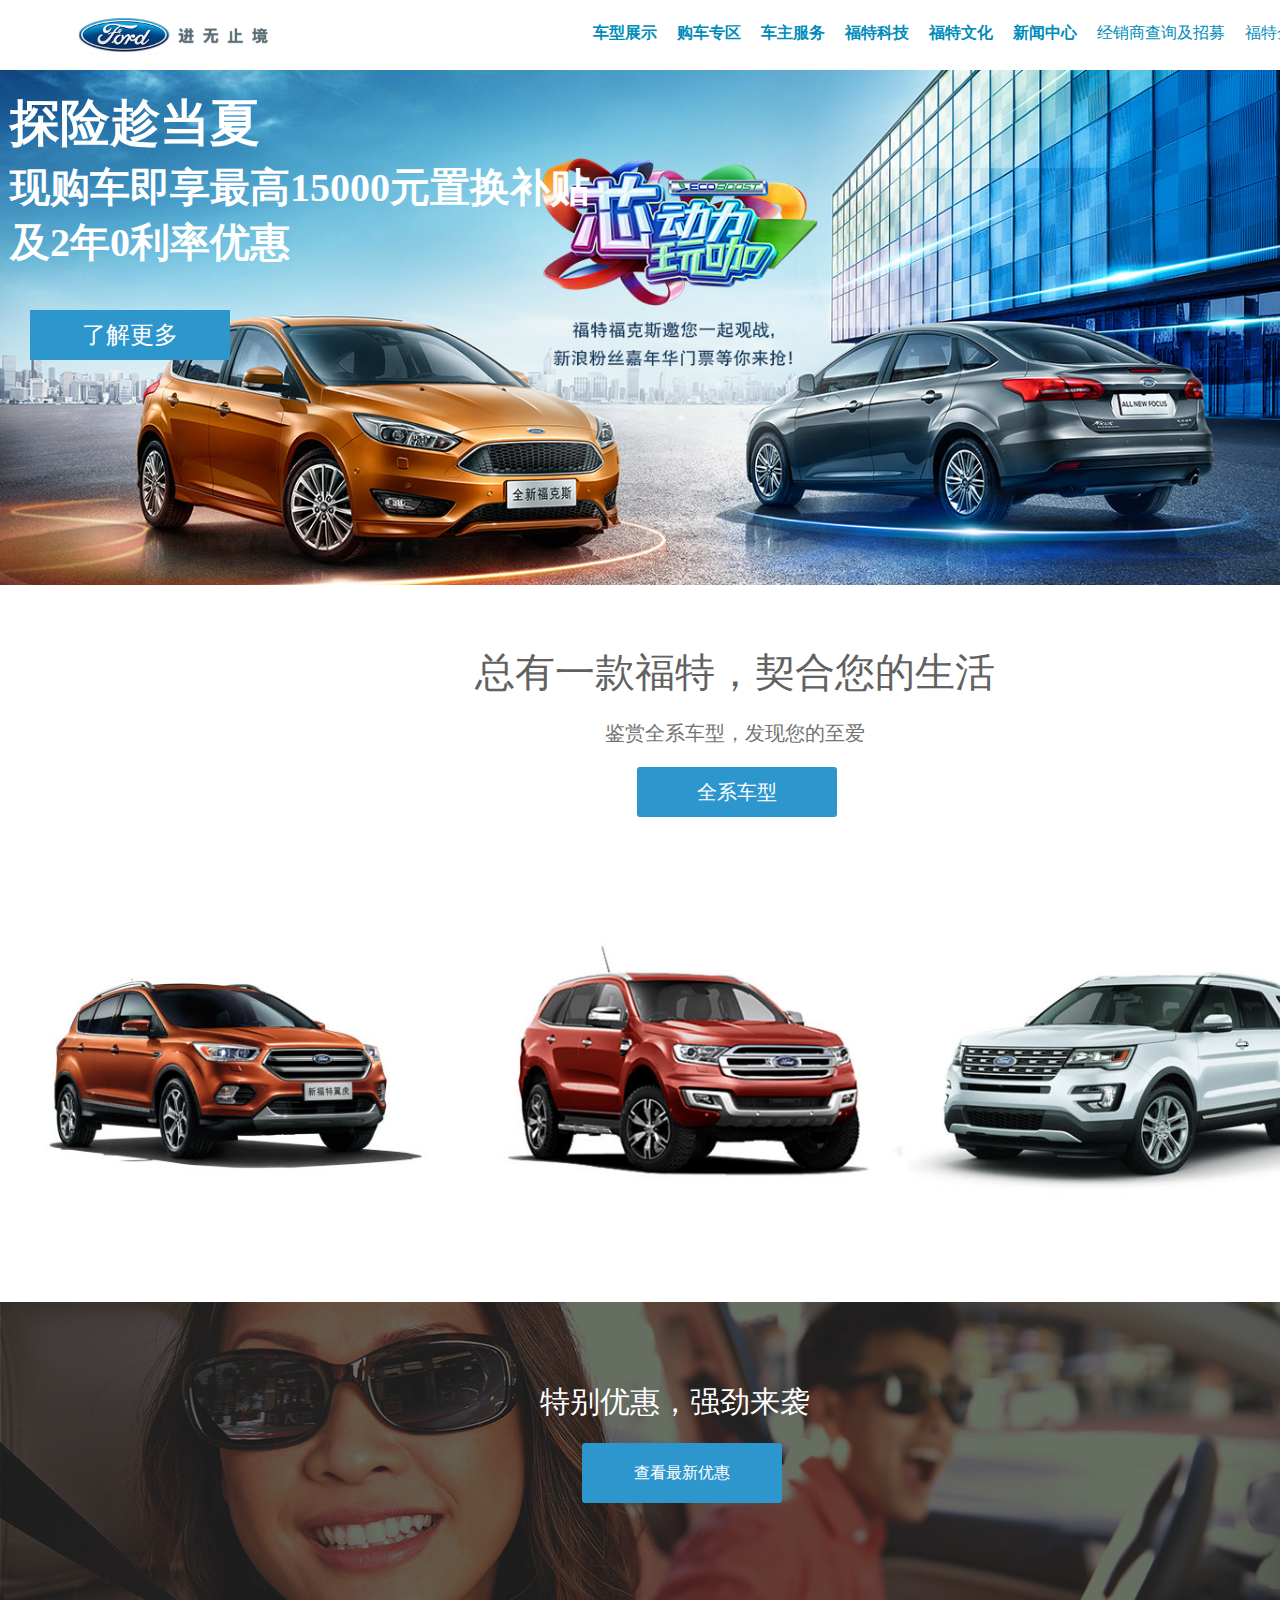
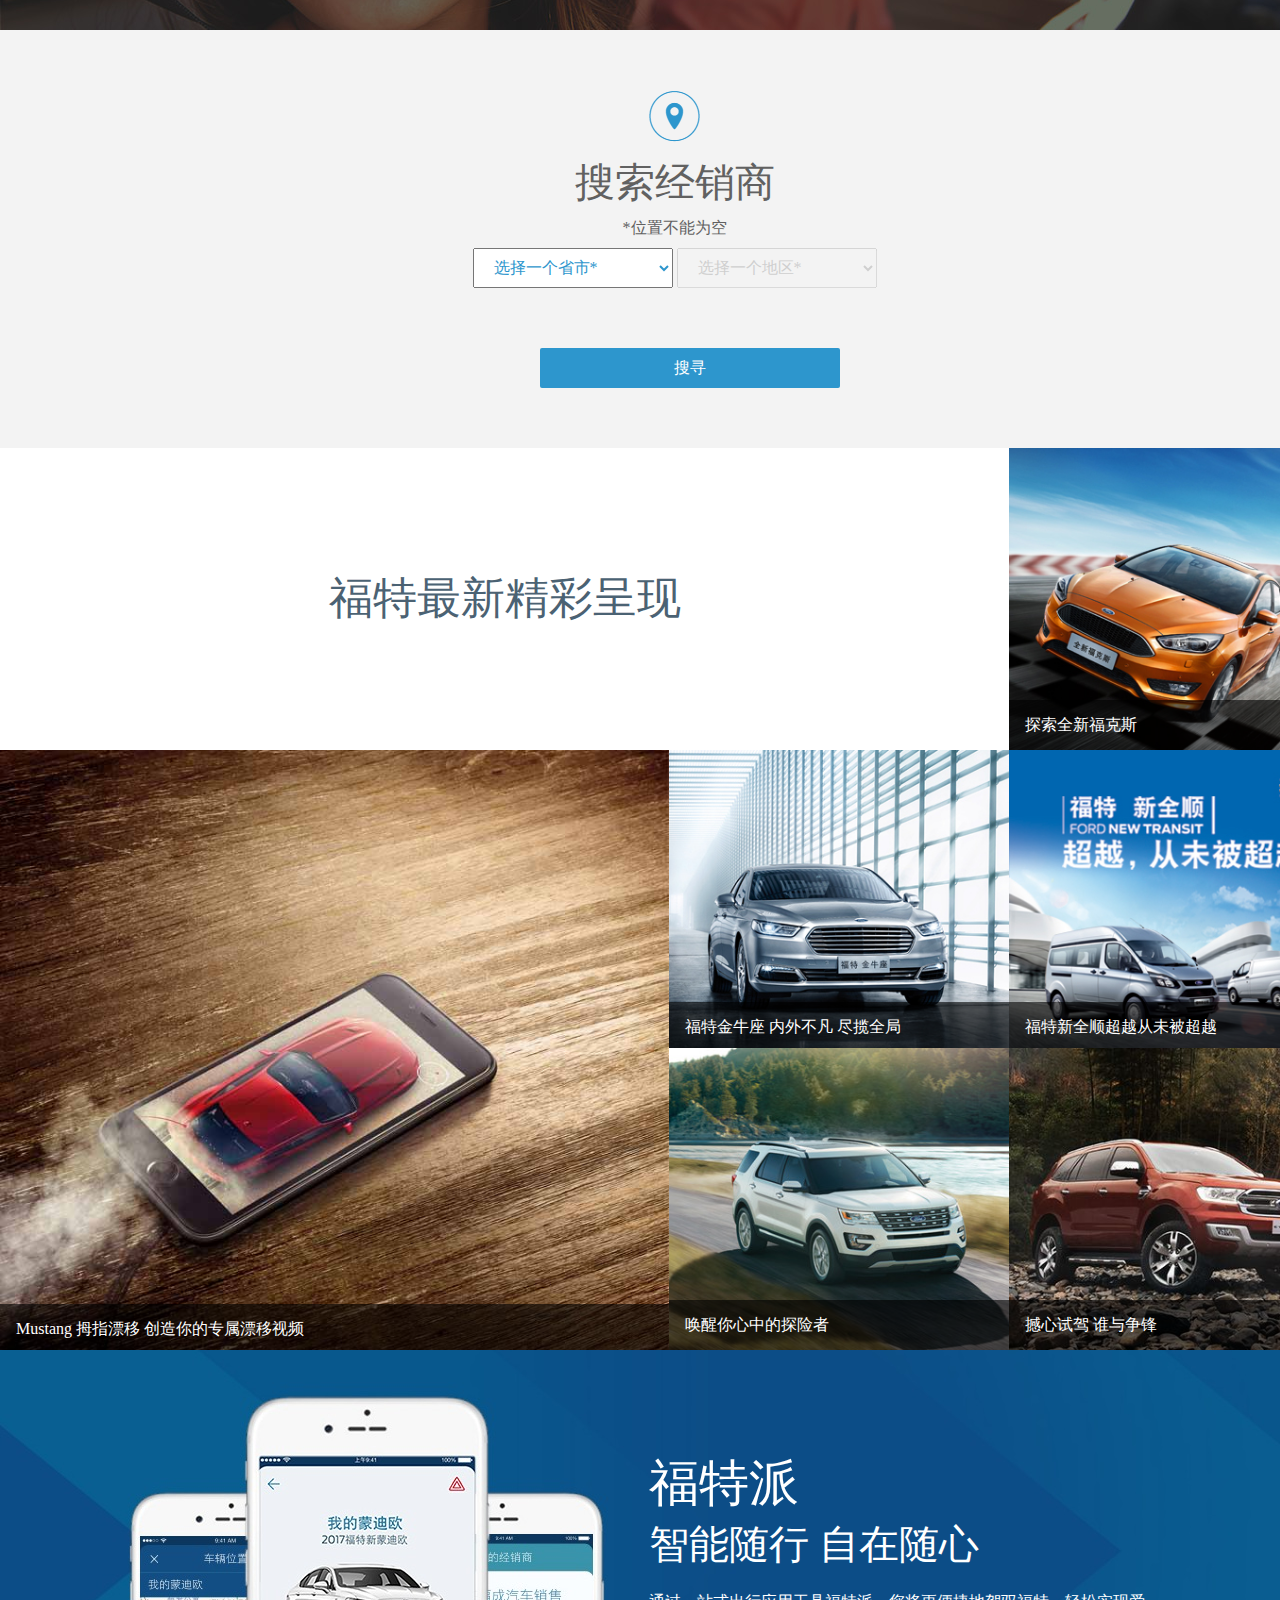
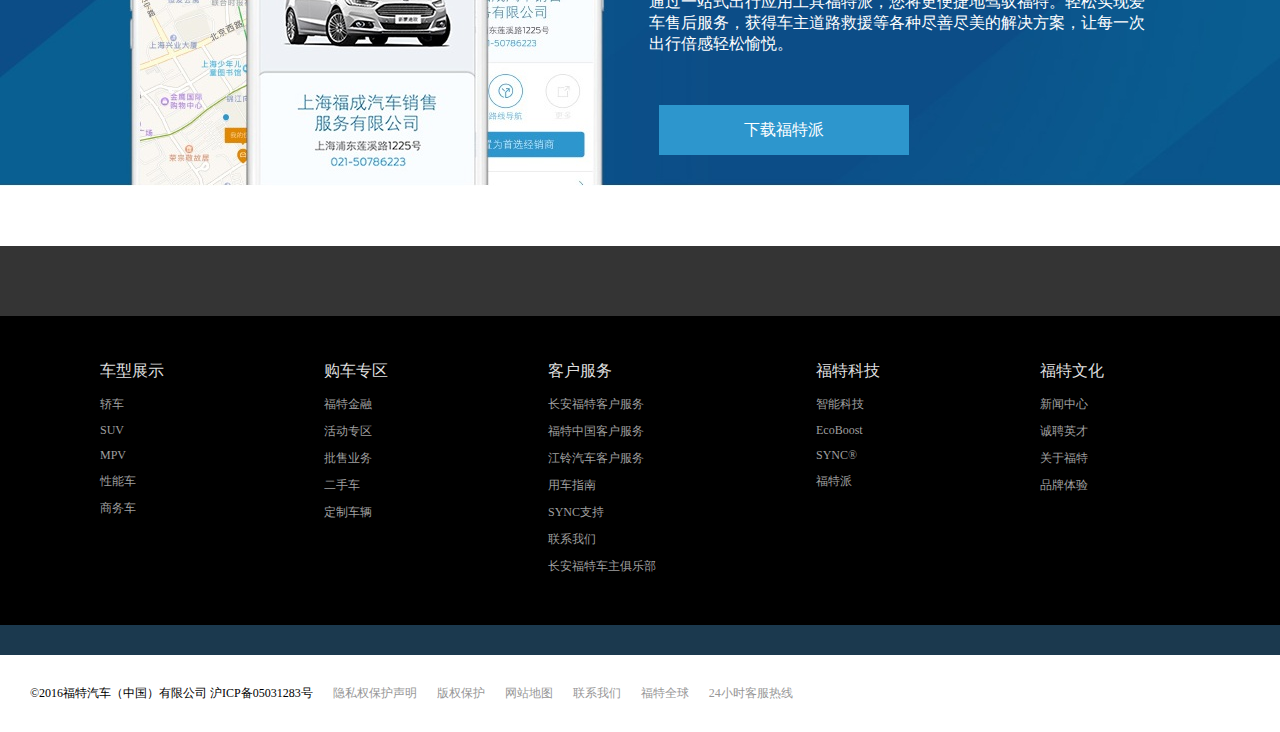
<file: index.html>
<!DOCTYPE html>
<html lang="en">

<head>
    <meta charset="UTF-8">
    <meta name="viewport" content="width=device-width, initial-scale=1.0">
    <meta http-equiv="X-UA-Compatible" content="ie=edge">
    <title>index</title>
    <link rel="stylesheet" href="public/css/index.css">
    <link rel="stylesheet" href="public/css/cssreset-min.css">
</head>
<script src="public/js/jquery-3.2.1.js"></script>
<script src="public/js/slider.js"></script>
<script src="public/js/tabs.js"></script>
<script>
    $(function() {
        $('#tabs').tabs();
        var count1 = 0;
        var count2 = 0;
        var count3 = 0;
        var count4 = 0;
        var count5 = 0;
        var count6 = 0;
        $('.Li1').on('click', function() {
            count1++;
            if (count1 % 2 == 0) {
                $('.show').slideUp();
            } else {
                $('.show').slideDown();
            }
        });
        $('.Li2').on('click', function() {
            count2++;
            if (count2 % 2 == 0) {
                $('.show').slideUp();
            } else {
                $('.show').slideDown();
            }
        });
        $('.Li3').on('click', function() {
            count3++;
            if (count3 % 2 == 0) {
                $('.show').slideUp();
            } else {
                $('.show').slideDown();
            }
        });
        $('.Li4').on('click', function() {
            count4++;
            if (count4 % 2 == 0) {
                $('.show').slideUp();
            } else {
                $('.show').slideDown();
            }
        });
        $('.Li5').on('click', function() {
            count5++;
            if (count5 % 2 == 0) {
                $('.show').slideUp();
            } else {
                $('.show').slideDown();
            }
        });
        $('.Li6').on('click', function() {
            count6++;
            if (count6 % 2 == 0) {
                $('.show').slideUp();
            } else {
                $('.show').slideDown();
            }
        });
    })
</script>
<script>
    $(function() {
        $('.slider').slider();
        $('.banner').hover(function() {
            $('.banner_left,.banner_right').animate({
                'width': '50px'
            }, 1000);
        }, function() {
            $('.banner_left,.banner_right').animate({
                'width': '0px'
            }, 1000);
        })
        $('.banner_left,.banner_right').hover(function() {
            $('.banner_left,.banner_right').stop()
        }, function() {
            $('.banner_left,.banner_right').stop()
        });
    })
</script>

<body>
    <div class="header">
        <div class="nav" id="tabs">
            <img src="public/img/logo.png" alt="">
            <ul class="showSuper">
                <li class="Li1"><a href="javascript:;">车型展示</a></li>
                <li class="Li2"><a href="javascript:;">购车专区</a></li>
                <li class="Li3"><a href="javascript:;">车主服务</a></li>
                <li class="Li4"><a href="javascript:;">福特科技</a></li>
                <li class="Li5"><a href="javascript:;">福特文化</a></li>
                <li class="Li6"><a href="javascript:;">新闻中心</a></li>
                <li class="n_s"><a href="public/经销商.html">经销商查询及招募</a></li>
                <li class="n_s"><a href="public/福特金融.html">福特金融</a></li>
            </ul>
            <div class="Div1 tabs">
                <div class="text1">
                    <img src="public/img/cxzs.png" alt="">
                    <div class="category-links-column">
                        <p><a class="  " href="https://www.ford.com.cn/newsroom/" tabindex="14">观看全车系</a></p>
                        <p><a class="  " href="https://www.ford.com.cn/mediacontact/pacontact/" tabindex="14">下载产品手册</a></p>
                    </div>
                </div>
            </div>
            <div class="Div2 tabs">
                <div class="text2">
                    <h3>福特金融</h3>
                    <div class="category-links-column">
                        <p><a class="  " href="https://www.ford.com.cn/fafc/financial-programs/" tabindex="6">金融方案</a></p>
                        <p><a class="  " href="https://www.ford.com.cn/fafc/financial-options/" tabindex="6">金融产品</a></p>
                        <p><a class="  " href="https://www.ford.com.cn/fafc/shoppers-guide/" tabindex="6">车贷指南</a></p>
                        <p><a class="  " href="https://www.ford.com.cn/fafc/payment-calculator/" tabindex="6">车贷计算器</a></p>
                        <p><a class="  " href="https://www.ford.com.cn/fafc/why-ford-credit/" tabindex="6">公司介绍</a></p>
                        <p><a class="  " href="https://www.ford.com.cn/fafc/faq/" tabindex="6">常见问题</a></p>
                    </div>
                </div>
                <div class="text2">
                    <h3>活动专区</h3>
                    <div class="category-links-column">
                        <p><a class="  " href="https://www.ford.com.cn/fafc/financial-programs/" tabindex="6">长安福特活动专区</a></p>
                        <p><a class="  " href="https://www.ford.com.cn/fafc/financial-options/" tabindex="6">福特中国活动专区</a></p>
                    </div>
                </div>
                <div class="text2">
                    <h3>大金融客户</h3>
                    <div class="category-links-column">
                        <p><a class="  " href="https://www.ford.com.cn/fafc/financial-programs/" tabindex="6">大金融客户</a></p>
                    </div>
                </div>
                <div class="text2">
                    <h3>二手车</h3>
                    <div class="category-links-column">
                        <p><a class="  " href="https://www.ford.com.cn/fafc/financial-programs/" tabindex="6">置换业务</a></p>
                        <p><a class="  " href="https://www.ford.com.cn/fafc/financial-options/" tabindex="6">认证业务</a></p>
                        <p><a class="  " href="https://www.ford.com.cn/fafc/shoppers-guide/" tabindex="6">二手车专题网站</a></p>
                    </div>
                </div>
                <div class="text2">
                    <h3>定制车辆</h3>
                    <div class="category-links-column">
                        <p><a class="  " href="https://www.ford.com.cn/fafc/financial-programs/" tabindex="6">定制车辆</a></p>
                        <p><a class="  " href="https://www.ford.com.cn/fafc/financial-options/" tabindex="6">预约试驾</a></p>
                        <p><a class="  " href="https://www.ford.com.cn/fafc/shoppers-guide/" tabindex="6">经销商查询及招募</a></p>
                        <p><a class="  " href="https://www.ford.com.cn/fafc/shoppers-guide/" tabindex="6">下载产品手册</a></p>
                    </div>
                </div>
            </div>
            <div class="Div3 tabs">
                <div class="text3 long">
                    <h3>长安福特客户服务</h3>
                    <div class="category-links-column">
                        <p><a class="  " href="https://www.ford.com.cn/service/caf/" tabindex="8">长安福特总览</a></p>
                        <p><a class="  " href="https://www.ford.com.cn/service/caf/caf-qualitycare/" tabindex="8">Quality Care</a></p>
                        <p><a class="  " href="https://www.ford.com.cn/service/caf/caf-warranty/" tabindex="8">保修服务</a></p>
                        <p><a class="  " href="https://www.ford.com.cn/service/caf/Ford_Parts/" tabindex="8">福特零件</a></p>
                        <p><a class="  " href="https://www.ford.com.cn/service/caf/caf-accessory/" tabindex="8">原厂附件</a></p>
                        <p><a class="  " href="https://www.ford.com.cn/service/caf/caf-extension/" tabindex="8">延长质保</a></p>
                    </div>
                    <div class="category-links-column">
                        <p><a class="  " href="https://www.ford.com.cn/service/caf/caf-maintain/" tabindex="8">保养套餐</a></p>
                        <p><a class="  " href="https://www.ford.com.cn/service/caf/caf-roadassist/" tabindex="8">道路紧急救援</a></p>
                        <p><a class="  " href="https://www.ford.com.cn/service/caf/caf-crcc/" tabindex="8">客户关系中心</a></p>
                        <p><a class="  " href="https://www.ford.com.cn/service/caf/caf-overseasstudentpurchase/" tabindex="8">留学人员购车</a></p>
                        <p><a class="  " href="https://fordclub.changanford.cn/media/mapFileDownload.jspx" tabindex="8">地图升级下载</a></p>
                    </div>
                </div>
                <div class="text3">
                    <h3>福特中国客户服务</h3>
                    <div class="category-links-column">
                        <p><a class="  " href="https://www.ford.com.cn/service/fco/" tabindex="8">福特中国总览</a></p>
                        <p><a class="  " href="https://www.ford.com.cn/service/fco/fco-warranty/" tabindex="8">保修服务</a></p>
                        <p><a class="  " href="https://www.ford.com.cn/service/fco/fco-roadassist/" tabindex="8">道路紧急救援</a></p>
                        <p><a class="  " href="https://www.ford.com.cn/service/fco/fco-crcc/" tabindex="8">客户关系中心</a></p>
                        <p><a class="  " href="https://www.ford.com.cn/service/fco/fco-extension/" tabindex="8">延长质保</a></p>
                        <p><a class="  " href="https://www.ford.com.cn/service/fco/fco-oil-package/" tabindex="8">定期换油套餐</a></p>
                    </div>
                </div>
                <div class="text3 long">
                    <h3>江铃汽车客户服务</h3>
                    <div class="category-links-column">
                        <p><a class="  " href="https://www.ford.com.cn/service/jmc/" tabindex="8">江铃汽车总览</a></p>
                        <p><a class="  " href="https://www.ford.com.cn/service/jmc/jmc-jmccares/" tabindex="8">JMC Cares</a></p>
                        <p><a class="  " href="https://www.ford.com.cn/service/jmc/jmc-warranty/" tabindex="8">保修服务</a></p>
                        <p><a class="  " href="https://www.ford.com.cn/service/jmc/jmc-crcc/" tabindex="8">客户关系中心</a></p>
                        <p><a class="  " href="https://www.ford.com.cn/service/jmc/jmc-tech-support/" tabindex="8">技术保障</a></p>
                        <p><a class="  " href="https://www.ford.com.cn/service/jmc/jmc-brandactivity/" tabindex="8">服务品牌活动</a></p>
                    </div>
                    <div class="category-links-column">
                        <p><a class="  " href="https://www.ford.com.cn/service/jmc/jmc-majorcustomerservice/" tabindex="8">大客户服务</a></p>
                    </div>
                </div>
                <div class="text3">
                    <h3>用车指南</h3>
                    <div class="category-links-column">
                        <p><a class="  " href="https://www.ford.com.cn/service/maintenance/car-maintenance/" tabindex="8">爱车保养</a></p>
                        <p><a class="  " href="https://www.ford.com.cn/service/maintenance/safety/" tabindex="8">行车安全</a></p>
                        <p><a class="  " href="https://www.ford.com.cn/service/maintenance/knowledge/" tabindex="8">行车常识</a></p>
                        <p><a class="  " href="https://www.ford.com.cn/service/maintenance/faq/" tabindex="8">用车小窍门</a></p>
                        <p><a class="  " href="https://www.ford.com.cn/service/maintenance/childseatsafety/" tabindex="8">儿童安全座椅</a></p>
                        <p><a class="  " href="https://www.ford.com.cn/service/maintenance/video/" tabindex="8">用车视频指南</a></p>
                    </div>
                </div>
                <div class="text3">
                    <h3>SYNC®支持</h3>
                    <div class="category-links-column">
                        <p><a class="  " href="https://www.ford.com.cn/sync3/" tabindex="8">SYNC<sup>®</sup> 3</a></p>
                        <p><a class="  " href="https://www.ford.com.cn/sync2/" tabindex="8">SYNC<sup>®</sup> with My Ford Touch<sup>®</sup></a></p>
                        <p><a class="  " href="https://www.ford.com.cn/sync1/" tabindex="8">SYNC<sup>®</sup></a></p>
                        <p><a class="link-overlay base-url popup-link-initialized" _link_action="link-overlay" href="/#overlay/content/ford/cn/zh_cn/site-wide-content/overlays/form-overlays/login.html" tabindex="8">SYNC<sup>®</sup> 车主服务中心</a></p>
                        <p>&nbsp;</p>
                    </div>
                </div>
                <div class="text3" style="height:150px;">
                    <h3>联系我们</h3>
                    <div class="accordion-content">
                        <div class="category-links-column">
                            <p><a class="  " href="https://www.ford.com.cn/locate-a-dealer/" tabindex="8">经销商查询及招募</a></p>
                        </div>
                    </div>
                </div>
            </div>
            <div class="Div4 tabs">
                <div class="text4">
                    <h3>福特科技</h3>
                    <div class="category-links-column">
                        <p><a class="  " href="https://www.ford.com.cn/engineering/" tabindex="10">智能科技</a></p>
                        <p><a class="  " href="https://www.ford.com.cn/engineering/ecoboost/" tabindex="10">EcoBoost</a></p>
                        <p><a class="  " href="https://www.ford.com.cn/engineering/sync/" tabindex="10">SYNC<sup>®</sup></a></p>
                        <p><a class="  " href="https://www.fordpass.com.cn/" tabindex="10">福特派</a></p>
                    </div>
                </div>
            </div>
            <div class="Div5 tabs">
                <div class="text5">
                    <h3>诚聘英才</h3>
                    <div class="category-links-column">
                        <p><a class="  " href="https://www.ford.com.cn/careers/" tabindex="12">诚聘英才</a></p>
                    </div>
                </div>
                <div class="text5">
                    <h3>关于福特</h3>
                    <div class="category-links-column">
                        <p><a class="  " href="https://www.ford.com.cn/about-ford/" tabindex="12">关于福特</a></p>
                        <p><a class="  " href="https://www.ford.com.cn/history/" tabindex="12">百年福特</a></p>
                        <p><a class="  " href="https://www.ford.com.cn/brand-culture/" tabindex="12">品牌文化</a></p>
                        <p><a class="  " href="https://www.ford.com.cn/sustainability/" tabindex="12">可持续发展</a></p>
                        <p><a class="  " href="https://www.ford.com.cn/mep/" tabindex="12">福特环保信息</a></p>
                    </div>
                </div>
                <div class="text5">
                    <h3>品牌体验</h3>
                    <div class="category-links-column">
                        <p><a class="  " href="https://www.ford.com.cn/forms/racing/" tabindex="12">长安福特赛车运动</a></p>
                    </div>
                </div>
                <div class="text5">
                    <h3>福特公益</h3>
                    <div class="category-links-column">
                        <p><a class="  " href="https://www.ford.com.cn/campaign/risingstars/" tabindex="12">中超未来之星</a></p>
                    </div>
                </div>
            </div>
            <div class="Div6 tabs" style="height:200px;">
                <div class="text6" style="height:200px;">
                    <h3>新闻中心</h3>
                    <div class="category-links-column">
                        <p><a class="  " href="https://www.ford.com.cn/newsroom/" tabindex="14">新闻中心</a></p>
                        <p><a class="  " href="https://www.ford.com.cn/mediacontact/pacontact/" tabindex="14">公共事务联系人</a></p>
                    </div>
                </div>
            </div>
        </div>
    </div>
    <div class="slider">
        <div class="banner">
            <p><img src="public/img/index_banner1.jpg" alt=""><i>探险趁当夏</i><b>现购车即享最高15000元置换补贴及2年0利率优惠</b><a href="芯动力玩咖.html"><s>了解更多</s></a></p>
            <p><img src="public/img/index_banner2.jpg" alt=""><i></i><b>撼心之旅 直通阿拉善英雄会</b><a href="福特探险者.html"><s>了解更多</s></a></p>
            <p><img src="public/img/index_banner3.jpg" alt=""><i>福特派车主应用</i><b>智能随行 自在随心</b><a href="福特撼路者.html"><s>即刻体验</s></a></p>
            <p><img src="public/img/index_banner4.jpg" alt=""><i>EcoBoost 芯动力玩咖竞选</i><b>炫酷开启</b><s>立即参与</s></p>
        </div>
        <span class="banner_left">&lt;</span>
        <span class="banner_right">&gt;</span>
    </div>
    <div class="container w">
        <a href=""><img src="public/img/car_photo1.jpeg" alt="" width="1349"></a>
        <div class="text">
            <h2>总有一款福特，契合您的生活</h2>
            <p>鉴赏全系车型，发现您的至爱</p>
            <a href="public/全系车型.html"><span>全系车型</span></a>
        </div>
        <div class="show1">
            <p>特别优惠，强劲来袭</p>
            <a href="public/最新优惠.html"><span>查看最新优惠</span></a>
        </div>
        <div class="show2">
            <img src="public/img/mark_1.png" alt="">
            <p>搜索经销商</p>
            <span>*位置不能为空</span><br/>
            <select name="" id="">
                <option value="选择一个省市*">选择一个省市*</option>
                <option value="北京">北京</option>
                <option value="上海">上海</option>
                <option value="广东">广东</option>
                <option value="江西">江西</option>
                <option value="浙江">浙江</option>
                <option value="福建">福建</option>
                <option value="广西">广西</option>
                <option value="湖南">湖南</option>
                <option value="湖北">湖北</option>
                <option value="河南">河南</option>
                <option value="河北">河北</option>
            </select>
            <select name="" id="" disabled="disabled" style="color:#C1C1C1;">
                <option value="选择一个地区*">选择一个地区*</option>
            </select>
            <span class="search">搜寻</span>
        </div>
    </div>
    <div class="car w">
        <div class="car_text">
            <p>福特最新精彩呈现</p>
        </div>
        <ul>
            <li>
                <a href=""><img src="public/img/car_1.jpg" alt=""><span>探索全新福克斯</span></a>
            </li>
            <li class="big">
                <a href=""><img src="public/img/car_2.jpg" alt="" class="super"><span class="super1">Mustang 拇指漂移 创造你的专属漂移视频</span></a>
            </li>
            <li>
                <a href=""><img src="public/img/car_3.jpg" alt=""><span>福特金牛座 内外不凡 尽揽全局</span></a>
            </li>
            <li>
                <a href=""><img src="public/img/car_4.jpg" alt=""><span>福特新全顺超越从未被超越</span></a>
            </li>
            <li>
                <a href=""><img src="public/img/car_5.jpg" alt=""><span>唤醒你心中的探险者</span></a>
            </li>
            <li>
                <a href=""><img src="public/img/car_6.jpg" alt=""><span>撼心试驾 谁与争锋</span></a>
            </li>
        </ul>
    </div>
    <div class="down w">
        <div class="down_text">
            <h1>福特派</h1>
            <h2>智能随行 自在随心</h2>
            <p>通过一站式出行应用工具福特派，您将更便捷地驾驭福特。轻松实现爱车售后服务，获得车主道路救援等各种尽善尽美的解决方案，让每一次出行倍感轻松愉悦。</p>
            <a href="#">下载福特派</a>
        </div>
    </div>
    <div class="footer w">
        <div class="links">
            <dl>
                <dt><a href="">车型展示</a></dt>
                <dd><a href="">轿车</a></dd>
                <dd><a href="">SUV</a></dd>
                <dd><a href="">MPV</a></dd>
                <dd><a href="">性能车</a></dd>
                <dd><a href="">商务车</a></dd>
            </dl>
            <dl>
                <dt><a href="">购车专区</a></dt>
                <dd><a href="">福特金融</a></dd>
                <dd><a href="">活动专区</a></dd>
                <dd><a href="">批售业务</a></dd>
                <dd><a href="">二手车</a></dd>
                <dd><a href="">定制车辆</a></dd>
            </dl>
            <dl>
                <dt><a href="">客户服务</a></dt>
                <dd><a href="">长安福特客户服务</a></dd>
                <dd><a href="">福特中国客户服务</a></dd>
                <dd><a href="">江铃汽车客户服务</a></dd>
                <dd><a href="">用车指南</a></dd>
                <dd><a href="">SYNC支持</a></dd>
                <dd><a href="">联系我们</a></dd>
                <dd><a href="">长安福特车主俱乐部</a></dd>
            </dl>
            <dl>
                <dt><a href="">福特科技</a></dt>
                <dd><a href="">智能科技</a></dd>
                <dd><a href="">EcoBoost</a></dd>
                <dd><a href="">SYNC®</a></dd>
                <dd><a href="">福特派</a></dd>
            </dl>
            <dl>
                <dt><a href="">福特文化</a></dt>
                <dd><a href="">新闻中心</a></dd>
                <dd><a href="">诚聘英才</a></dd>
                <dd><a href="">关于福特</a></dd>
                <dd><a href="">品牌体验</a></dd>
            </dl>
        </div>
    </div>
    <div class="ff w">
        <ul>
            <li>©2016福特汽车（中国）有限公司 沪ICP备05031283号</li>
            <li><a class="  " href="https://www.ford.com.cn/privacy/">隐私权保护声明</a></li>
            <li><a class="  " href="https://www.ford.com.cn/copyright/">版权保护</a></li>
            <li><a class="  " href="https://www.ford.com.cn/sitemap/">网站地图</a></li>
            <li><a class="  " href="https://www.ford.com.cn/contact-us/">联系我们</a></li>
            <li><a class="  " href="http://corporate.ford.com/homepage.html">福特全球</a></li>
            <li><a class="  " href="https://www.ford.com.cn/hotline/">24小时客服热线</a></li>
        </ul>
    </div>
</body>

</html>
</file>
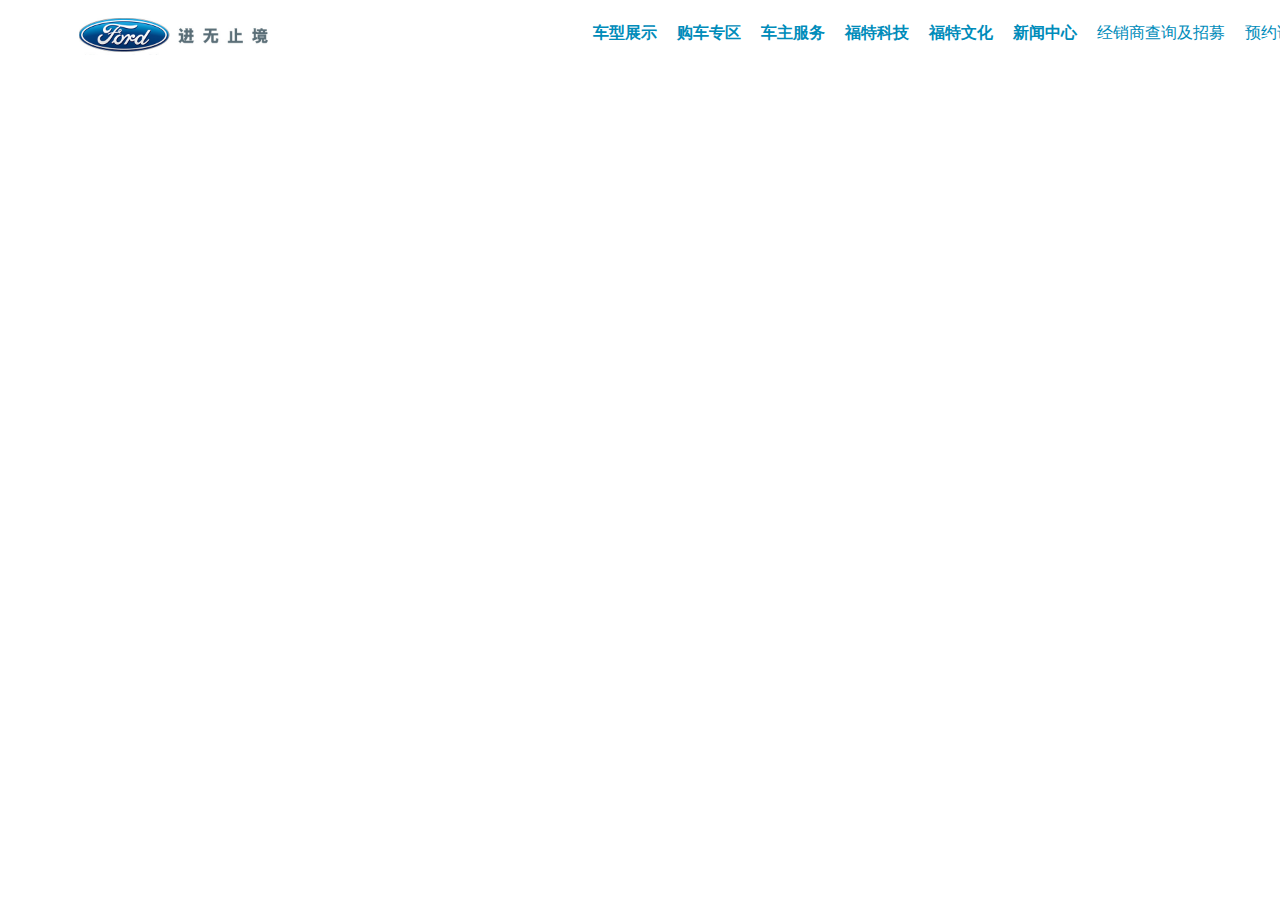
<file: public/text.html>
<!DOCTYPE html>
<html lang="en">

<head>
    <meta charset="UTF-8">
    <meta name="viewport" content="width=device-width, initial-scale=1.0">
    <meta http-equiv="X-UA-Compatible" content="ie=edge">
    <title>Document</title>
    <link rel="stylesheet" href="./css/text.css">
    <link rel="stylesheet" href="./css/cssreset-min.css">
</head>
<script src="./js/jquery-3.2.1.js"></script>
<script src="./js/tabs.js"></script>
<script>
    $(function() {
        $('#tabs').tabs();
        var count1 = 0;
        var count2 = 0;
        var count3 = 0;
        var count4 = 0;
        var count5 = 0;
        var count6 = 0;
        $('.Li1').on('click', function() {
            count1++;
            if (count1 % 2 == 0) {
                $('.show').slideUp();
            } else {
                $('.show').slideDown();
            }
        });
        $('.Li2').on('click', function() {
            count2++;
            if (count2 % 2 == 0) {
                $('.show').slideUp();
            } else {
                $('.show').slideDown();
            }
        });
        $('.Li3').on('click', function() {
            count3++;
            if (count3 % 2 == 0) {
                $('.show').slideUp();
            } else {
                $('.show').slideDown();
            }
        });
        $('.Li4').on('click', function() {
            count4++;
            if (count4 % 2 == 0) {
                $('.show').slideUp();
            } else {
                $('.show').slideDown();
            }
        });
        $('.Li5').on('click', function() {
            count5++;
            if (count5 % 2 == 0) {
                $('.show').slideUp();
            } else {
                $('.show').slideDown();
            }
        });
        $('.Li6').on('click', function() {
            count6++;
            if (count6 % 2 == 0) {
                $('.show').slideUp();
            } else {
                $('.show').slideDown();
            }
        });
    })
</script>

<body>
    <div class="header">
        <div class="nav" id="tabs">
            <img src="./img/logo.png" alt="">
            <ul class="showSuper">
                <li class="Li1"><a href="javascript:;">车型展示</a></li>
                <li class="Li2"><a href="javascript:;">购车专区</a></li>
                <li class="Li3"><a href="javascript:;">车主服务</a></li>
                <li class="Li4"><a href="javascript:;">福特科技</a></li>
                <li class="Li5"><a href="javascript:;">福特文化</a></li>
                <li class="Li6"><a href="javascript:;">新闻中心</a></li>
                <li class="n_s"><a href="javascript:;">经销商查询及招募</a></li>
                <li class="n_s"><a href="javascript:;">预约试驾</a></li>
            </ul>
            <div class="Div1 tabs">
                <div class="text1">
                    <img src="./img/cxzs.png" alt="">
                    <div class="category-links-column">
                        <p><a class="  " href="https://www.ford.com.cn/newsroom/" tabindex="14">观看全车系</a></p>
                        <p><a class="  " href="https://www.ford.com.cn/mediacontact/pacontact/" tabindex="14">下载产品手册</a></p>
                    </div>
                </div>
            </div>
            <div class="Div2 tabs">
                <div class="text2">
                    <h3>福特金融</h3>
                    <div class="category-links-column">
                        <p><a class="  " href="https://www.ford.com.cn/fafc/financial-programs/" tabindex="6">金融方案</a></p>
                        <p><a class="  " href="https://www.ford.com.cn/fafc/financial-options/" tabindex="6">金融产品</a></p>
                        <p><a class="  " href="https://www.ford.com.cn/fafc/shoppers-guide/" tabindex="6">车贷指南</a></p>
                        <p><a class="  " href="https://www.ford.com.cn/fafc/payment-calculator/" tabindex="6">车贷计算器</a></p>
                        <p><a class="  " href="https://www.ford.com.cn/fafc/why-ford-credit/" tabindex="6">公司介绍</a></p>
                        <p><a class="  " href="https://www.ford.com.cn/fafc/faq/" tabindex="6">常见问题</a></p>
                    </div>
                </div>
                <div class="text2">
                    <h3>活动专区</h3>
                    <div class="category-links-column">
                        <p><a class="  " href="https://www.ford.com.cn/fafc/financial-programs/" tabindex="6">长安福特活动专区</a></p>
                        <p><a class="  " href="https://www.ford.com.cn/fafc/financial-options/" tabindex="6">福特中国活动专区</a></p>
                    </div>
                </div>
                <div class="text2">
                    <h3>大金融客户</h3>
                    <div class="category-links-column">
                        <p><a class="  " href="https://www.ford.com.cn/fafc/financial-programs/" tabindex="6">大金融客户</a></p>
                    </div>
                </div>
                <div class="text2">
                    <h3>二手车</h3>
                    <div class="category-links-column">
                        <p><a class="  " href="https://www.ford.com.cn/fafc/financial-programs/" tabindex="6">置换业务</a></p>
                        <p><a class="  " href="https://www.ford.com.cn/fafc/financial-options/" tabindex="6">认证业务</a></p>
                        <p><a class="  " href="https://www.ford.com.cn/fafc/shoppers-guide/" tabindex="6">二手车专题网站</a></p>
                    </div>
                </div>
                <div class="text2">
                    <h3>定制车辆</h3>
                    <div class="category-links-column">
                        <p><a class="  " href="https://www.ford.com.cn/fafc/financial-programs/" tabindex="6">定制车辆</a></p>
                        <p><a class="  " href="https://www.ford.com.cn/fafc/financial-options/" tabindex="6">预约试驾</a></p>
                        <p><a class="  " href="https://www.ford.com.cn/fafc/shoppers-guide/" tabindex="6">经销商查询及招募</a></p>
                        <p><a class="  " href="https://www.ford.com.cn/fafc/shoppers-guide/" tabindex="6">下载产品手册</a></p>
                    </div>
                </div>
            </div>
            <div class="Div3 tabs">
                <div class="text3 long">
                    <h3>长安福特客户服务</h3>
                    <div class="category-links-column">
                        <p><a class="  " href="https://www.ford.com.cn/service/caf/" tabindex="8">长安福特总览</a></p>
                        <p><a class="  " href="https://www.ford.com.cn/service/caf/caf-qualitycare/" tabindex="8">Quality Care</a></p>
                        <p><a class="  " href="https://www.ford.com.cn/service/caf/caf-warranty/" tabindex="8">保修服务</a></p>
                        <p><a class="  " href="https://www.ford.com.cn/service/caf/Ford_Parts/" tabindex="8">福特零件</a></p>
                        <p><a class="  " href="https://www.ford.com.cn/service/caf/caf-accessory/" tabindex="8">原厂附件</a></p>
                        <p><a class="  " href="https://www.ford.com.cn/service/caf/caf-extension/" tabindex="8">延长质保</a></p>
                    </div>
                    <div class="category-links-column">
                        <p><a class="  " href="https://www.ford.com.cn/service/caf/caf-maintain/" tabindex="8">保养套餐</a></p>
                        <p><a class="  " href="https://www.ford.com.cn/service/caf/caf-roadassist/" tabindex="8">道路紧急救援</a></p>
                        <p><a class="  " href="https://www.ford.com.cn/service/caf/caf-crcc/" tabindex="8">客户关系中心</a></p>
                        <p><a class="  " href="https://www.ford.com.cn/service/caf/caf-overseasstudentpurchase/" tabindex="8">留学人员购车</a></p>
                        <p><a class="  " href="https://fordclub.changanford.cn/media/mapFileDownload.jspx" tabindex="8">地图升级下载</a></p>
                    </div>
                </div>
                <div class="text3">
                    <h3>福特中国客户服务</h3>
                    <div class="category-links-column">
                        <p><a class="  " href="https://www.ford.com.cn/service/fco/" tabindex="8">福特中国总览</a></p>
                        <p><a class="  " href="https://www.ford.com.cn/service/fco/fco-warranty/" tabindex="8">保修服务</a></p>
                        <p><a class="  " href="https://www.ford.com.cn/service/fco/fco-roadassist/" tabindex="8">道路紧急救援</a></p>
                        <p><a class="  " href="https://www.ford.com.cn/service/fco/fco-crcc/" tabindex="8">客户关系中心</a></p>
                        <p><a class="  " href="https://www.ford.com.cn/service/fco/fco-extension/" tabindex="8">延长质保</a></p>
                        <p><a class="  " href="https://www.ford.com.cn/service/fco/fco-oil-package/" tabindex="8">定期换油套餐</a></p>
                    </div>
                </div>
                <div class="text3 long">
                    <h3>江铃汽车客户服务</h3>
                    <div class="category-links-column">
                        <p><a class="  " href="https://www.ford.com.cn/service/jmc/" tabindex="8">江铃汽车总览</a></p>
                        <p><a class="  " href="https://www.ford.com.cn/service/jmc/jmc-jmccares/" tabindex="8">JMC Cares</a></p>
                        <p><a class="  " href="https://www.ford.com.cn/service/jmc/jmc-warranty/" tabindex="8">保修服务</a></p>
                        <p><a class="  " href="https://www.ford.com.cn/service/jmc/jmc-crcc/" tabindex="8">客户关系中心</a></p>
                        <p><a class="  " href="https://www.ford.com.cn/service/jmc/jmc-tech-support/" tabindex="8">技术保障</a></p>
                        <p><a class="  " href="https://www.ford.com.cn/service/jmc/jmc-brandactivity/" tabindex="8">服务品牌活动</a></p>
                    </div>
                    <div class="category-links-column">
                        <p><a class="  " href="https://www.ford.com.cn/service/jmc/jmc-majorcustomerservice/" tabindex="8">大客户服务</a></p>
                    </div>
                </div>
                <div class="text3">
                    <h3>用车指南</h3>
                    <div class="category-links-column">
                        <p><a class="  " href="https://www.ford.com.cn/service/maintenance/car-maintenance/" tabindex="8">爱车保养</a></p>
                        <p><a class="  " href="https://www.ford.com.cn/service/maintenance/safety/" tabindex="8">行车安全</a></p>
                        <p><a class="  " href="https://www.ford.com.cn/service/maintenance/knowledge/" tabindex="8">行车常识</a></p>
                        <p><a class="  " href="https://www.ford.com.cn/service/maintenance/faq/" tabindex="8">用车小窍门</a></p>
                        <p><a class="  " href="https://www.ford.com.cn/service/maintenance/childseatsafety/" tabindex="8">儿童安全座椅</a></p>
                        <p><a class="  " href="https://www.ford.com.cn/service/maintenance/video/" tabindex="8">用车视频指南</a></p>
                    </div>
                </div>
                <div class="text3">
                    <h3>SYNC®支持</h3>
                    <div class="category-links-column">
                        <p><a class="  " href="https://www.ford.com.cn/sync3/" tabindex="8">SYNC<sup>®</sup> 3</a></p>
                        <p><a class="  " href="https://www.ford.com.cn/sync2/" tabindex="8">SYNC<sup>®</sup> with My Ford Touch<sup>®</sup></a></p>
                        <p><a class="  " href="https://www.ford.com.cn/sync1/" tabindex="8">SYNC<sup>®</sup></a></p>
                        <p><a class="link-overlay base-url popup-link-initialized" _link_action="link-overlay" href="/#overlay/content/ford/cn/zh_cn/site-wide-content/overlays/form-overlays/login.html" tabindex="8">SYNC<sup>®</sup> 车主服务中心</a></p>
                        <p>&nbsp;</p>
                    </div>
                </div>
                <div class="text3" style="height:150px;">
                    <h3>联系我们</h3>
                    <div class="accordion-content">
                        <div class="category-links-column">
                            <p><a class="  " href="https://www.ford.com.cn/locate-a-dealer/" tabindex="8">经销商查询及招募</a></p>
                        </div>
                    </div>
                </div>
            </div>
            <div class="Div4 tabs">
                <div class="text4">
                    <h3>福特科技</h3>
                    <div class="category-links-column">
                        <p><a class="  " href="https://www.ford.com.cn/engineering/" tabindex="10">智能科技</a></p>
                        <p><a class="  " href="https://www.ford.com.cn/engineering/ecoboost/" tabindex="10">EcoBoost</a></p>
                        <p><a class="  " href="https://www.ford.com.cn/engineering/sync/" tabindex="10">SYNC<sup>®</sup></a></p>
                        <p><a class="  " href="https://www.fordpass.com.cn/" tabindex="10">福特派</a></p>
                    </div>
                </div>
            </div>
            <div class="Div5 tabs">
                <div class="text5">
                    <h3>诚聘英才</h3>
                    <div class="category-links-column">
                        <p><a class="  " href="https://www.ford.com.cn/careers/" tabindex="12">诚聘英才</a></p>
                    </div>
                </div>
                <div class="text5">
                    <h3>关于福特</h3>
                    <div class="category-links-column">
                        <p><a class="  " href="https://www.ford.com.cn/about-ford/" tabindex="12">关于福特</a></p>
                        <p><a class="  " href="https://www.ford.com.cn/history/" tabindex="12">百年福特</a></p>
                        <p><a class="  " href="https://www.ford.com.cn/brand-culture/" tabindex="12">品牌文化</a></p>
                        <p><a class="  " href="https://www.ford.com.cn/sustainability/" tabindex="12">可持续发展</a></p>
                        <p><a class="  " href="https://www.ford.com.cn/mep/" tabindex="12">福特环保信息</a></p>
                    </div>
                </div>
                <div class="text5">
                    <h3>品牌体验</h3>
                    <div class="category-links-column">
                        <p><a class="  " href="https://www.ford.com.cn/forms/racing/" tabindex="12">长安福特赛车运动</a></p>
                    </div>
                </div>
                <div class="text5">
                    <h3>福特公益</h3>
                    <div class="category-links-column">
                        <p><a class="  " href="https://www.ford.com.cn/campaign/risingstars/" tabindex="12">中超未来之星</a></p>
                    </div>
                </div>
            </div>
            <div class="Div6 tabs" style="height:200px;">
                <div class="text6" style="height:200px;">
                    <h3>新闻中心</h3>
                    <div class="category-links-column">
                        <p><a class="  " href="https://www.ford.com.cn/newsroom/" tabindex="14">新闻中心</a></p>
                        <p><a class="  " href="https://www.ford.com.cn/mediacontact/pacontact/" tabindex="14">公共事务联系人</a></p>
                    </div>
                </div>
            </div>
        </div>
    </div>
</body>

</html>
</file>
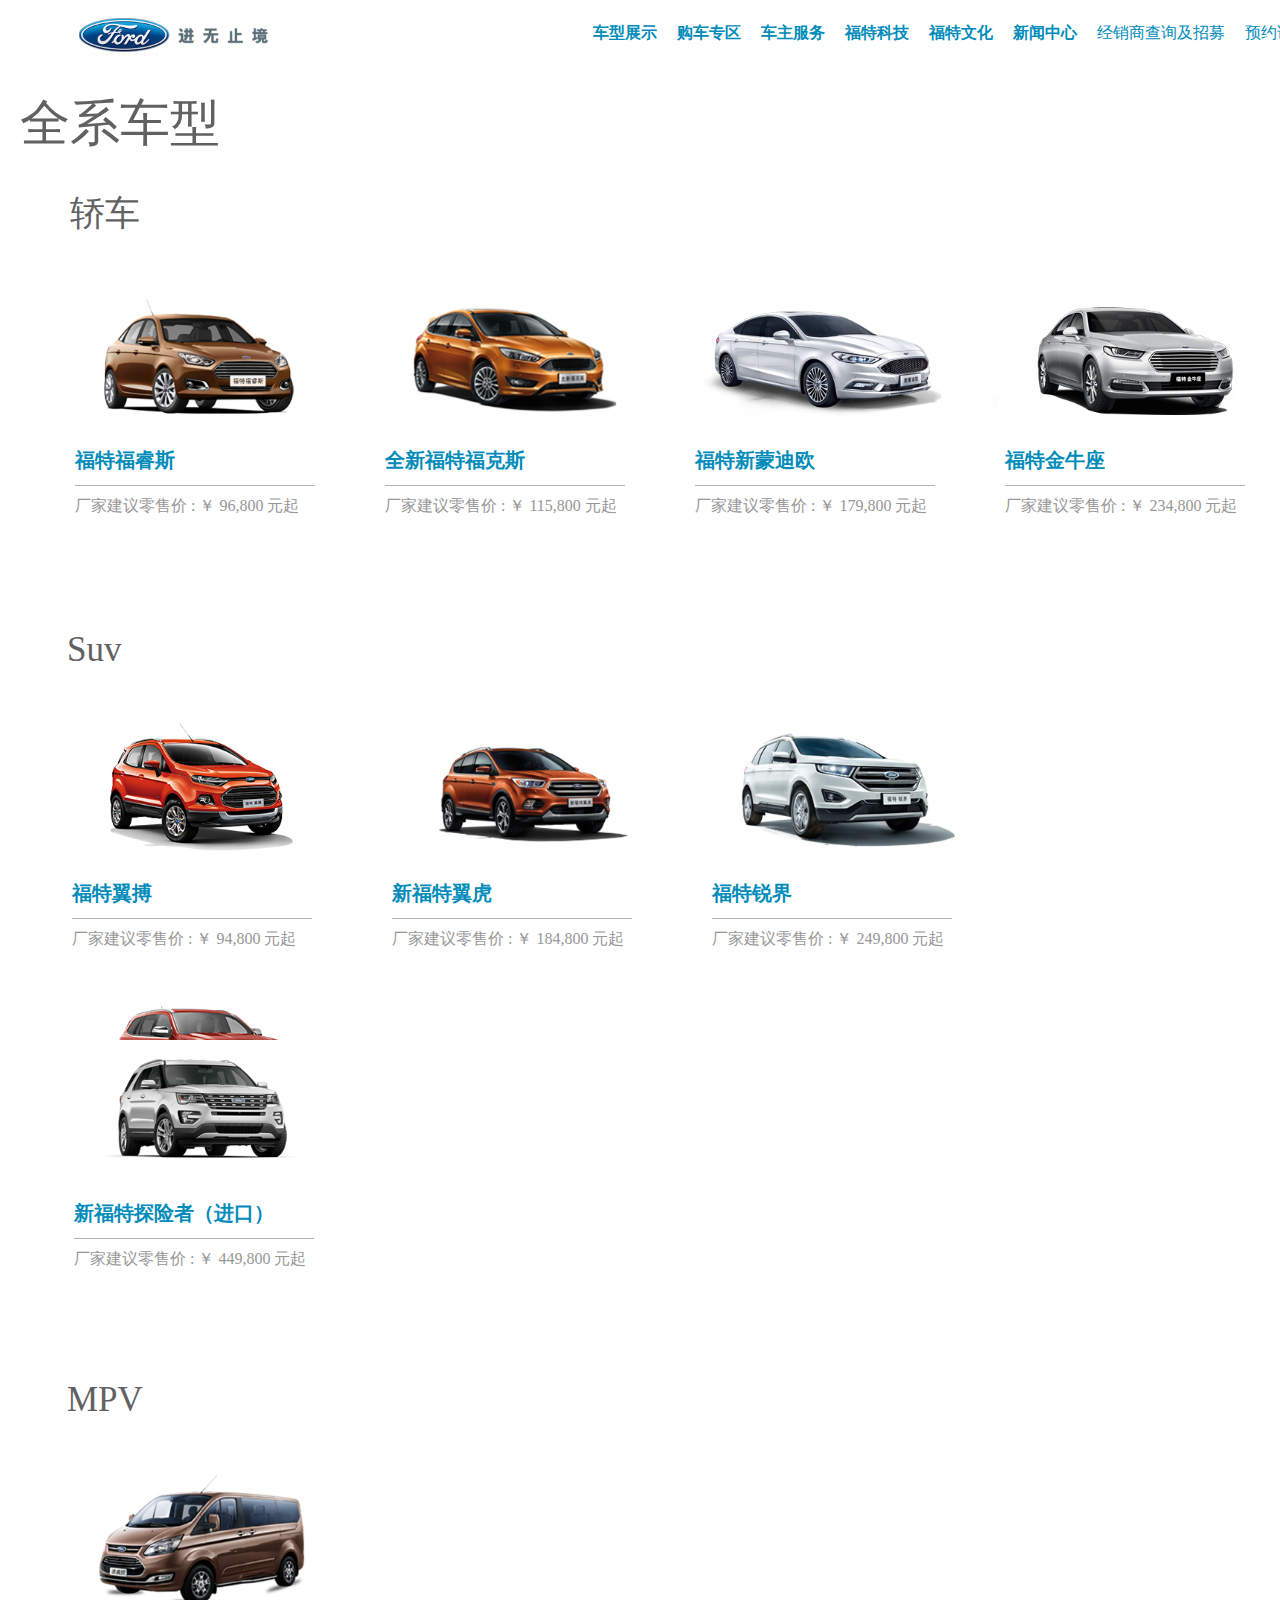
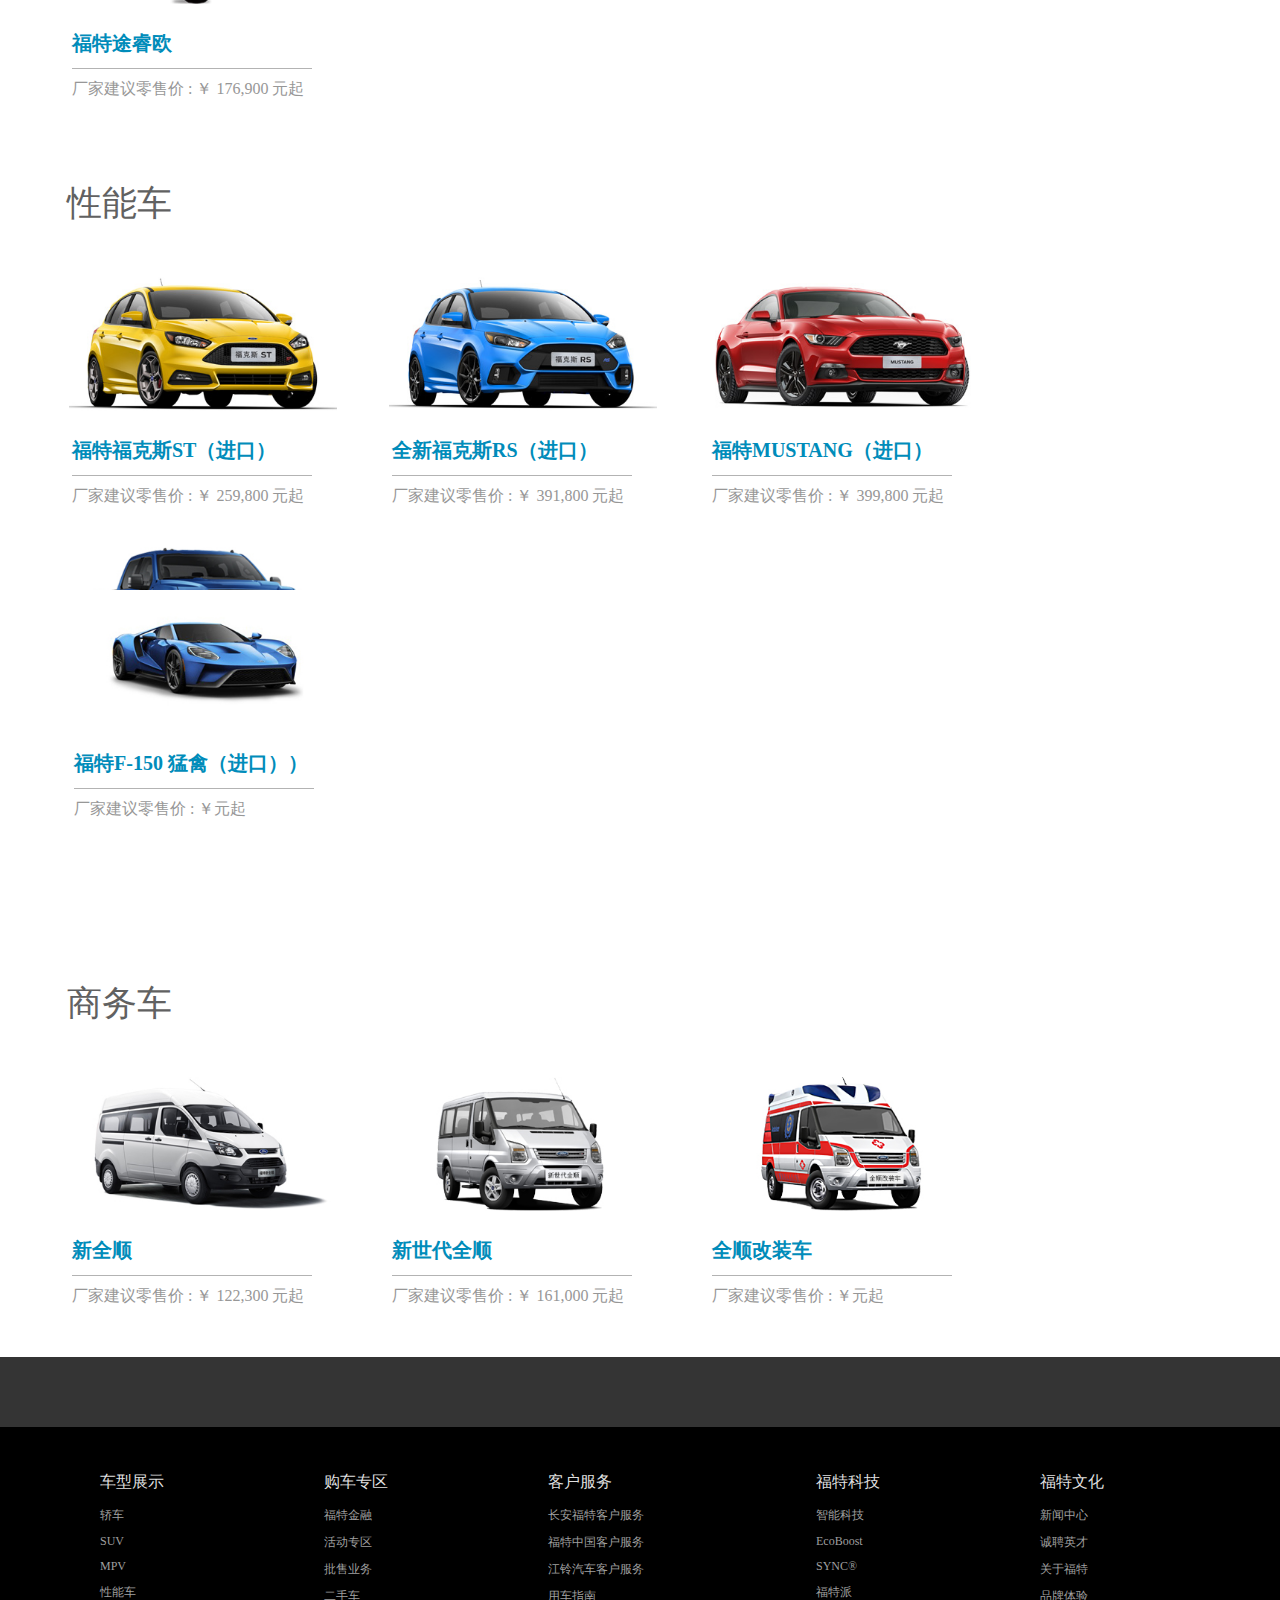
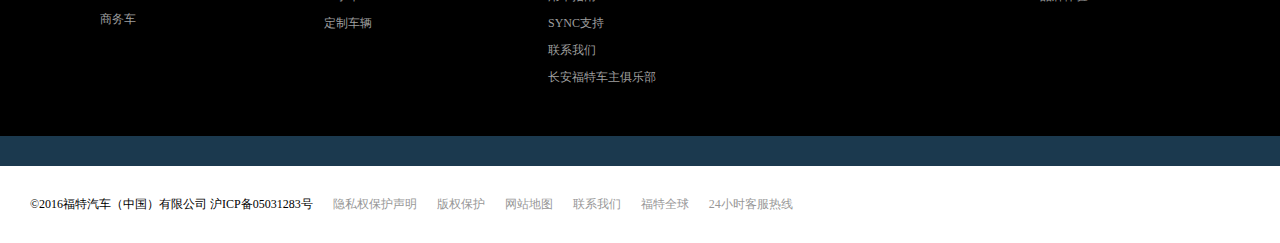
<file: public/全系车型.html>
<!DOCTYPE html>
<html lang="en">

<head>
    <meta charset="UTF-8">
    <meta name="viewport" content="width=device-width, initial-scale=1.0">
    <meta http-equiv="X-UA-Compatible" content="ie=edge">
    <title>全系车型</title>
    <link rel="stylesheet" href="./css/cssreset-min.css">
    <link rel="stylesheet" href="./css/quanxichexing.css">
</head>
<script src="./js/jquery-3.2.1.js"></script>
<script>
    $(function() {
        $('.show1-1').hover(function() {
            $('.h1-1').attr('style', 'display:block;');
        }, function() {
            $('.h1-1').attr('style', 'display:none;');
        });
        $('.show1-2').hover(function() {
            $('.h1-2').attr('style', 'display:block;');
        }, function() {
            $('.h1-2').attr('style', 'display:none;');
        });
        $('.show1-3').hover(function() {
            $('.h1-3').attr('style', 'display:block;');
        }, function() {
            $('.h1-3').attr('style', 'display:none;');
        });
        $('.show1-4').hover(function() {
            $('.h1-4').attr('style', 'display:block;');
        }, function() {
            $('.h1-4').attr('style', 'display:none;');
        });
        $('.show2-1').hover(function() {
            $('.h2-1').attr('style', 'display:block;');
        }, function() {
            $('.h2-1').attr('style', 'display:none;');
        });
        $('.show2-2').hover(function() {
            $('.h2-2').attr('style', 'display:block;');
        }, function() {
            $('.h2-2').attr('style', 'display:none;');
        });
        $('.show2-3').hover(function() {
            $('.h2-3').attr('style', 'display:block;');
        }, function() {
            $('.h2-3').attr('style', 'display:none;');
        });
        $('.show2-4').hover(function() {
            $('.h2-4').attr('style', 'display:block;');
        }, function() {
            $('.h2-4').attr('style', 'display:none;');
        });
        $('.show2-5').hover(function() {
            $('.h2-5').attr('style', 'display:block;');
        }, function() {
            $('.h2-5').attr('style', 'display:none;');
        });
        $('.show4-1').hover(function() {
            $('.h4-1').attr('style', 'display:block;');
        }, function() {
            $('.h4-1').attr('style', 'display:none;');
        });
        $('.show4-2').hover(function() {
            $('.h4-2').attr('style', 'display:block;');
        }, function() {
            $('.h4-2').attr('style', 'display:none;');
        });
        $('.show4-3').hover(function() {
            $('.h4-3').attr('style', 'display:block;');
        }, function() {
            $('.h4-3').attr('style', 'display:none;');
        });
        $('.show4-4').hover(function() {
            $('.h4-4').attr('style', 'display:block;');
        }, function() {
            $('.h4-4').attr('style', 'display:none;');
        });
        $('.show4-5').hover(function() {
            $('.h4-5').attr('style', 'display:block;');
        }, function() {
            $('.h4-5').attr('style', 'display:none;');
        });
        $('.show5-1').hover(function() {
            $('.h5-1').attr('style', 'display:block;');
        }, function() {
            $('.h5-1').attr('style', 'display:none;');
        });
        $('.show5-2').hover(function() {
            $('.h5-2').attr('style', 'display:block;');
        }, function() {
            $('.h5-2').attr('style', 'display:none;');
        });
        $('.show5-3').hover(function() {
            $('.h5-3').attr('style', 'display:block;');
        }, function() {
            $('.h5-3').attr('style', 'display:none;');
        });
    })
</script>

<body>
    <div class="header">
        <div class="nav">
            <img src="./img/logo.png" alt="">
            <ul>
                <li class="n_s"><a href="javascript:;">预约试驾</a></li>
                <li class="n_s"><a href="javascript:;">经销商查询及招募</a></li>
                <li><a href="javascript:;">新闻中心</a></li>
                <li><a href="javascript:;">福特文化</a></li>
                <li><a href="javascript:;">福特科技</a></li>
                <li><a href="javascript:;">车主服务</a></li>
                <li><a href="javascript:;">购车专区</a></li>
                <li><a href="javascript:;">车型展示</a></li>
            </ul>
        </div>
    </div>
    <div class="content">
        <div class="container w">
            <h1>全系车型</h1>
            <div class="car1" style="position:absolute; z-index:5; top:150px; left:20px;">
                <p>轿车</p>
                <div class="car">
                    <div class="show1-1">
                        <div class="car_show">
                            <img src="./img/escort1.jpg" alt="" height="134px" style="padding-left:2px;">
                            <h2>福特福睿斯</h2>
                            <h3>厂家建议零售价 : ￥ 96,800 元起</h3>
                            <h4 class="h1-1">预约试驾</h4>
                            <h4 class="h1-1">探索车型</h4>
                            <h4 class="h1-1">定制车辆</h4>
                        </div>
                    </div>
                </div>
                <div class="car">
                    <div class="show1-2">
                        <div class="car_show">
                            <img src="./img/escort2.jpg" alt="" height="134px" style="padding-left:2px;">
                            <h2>全新福特福克斯</h2>
                            <h3>厂家建议零售价 : ￥ 115,800 元起</h3>
                            <h4 class="h1-2">预约试驾</h4>
                            <h4 class="h1-2">探索车型</h4>
                            <h4 class="h1-2">定制车辆</h4>
                        </div>
                    </div>
                </div>
                <div class="car">
                    <div class="show1-3">
                        <div class="car_show">
                            <img src="./img/escort3.jpg" alt="" height="134px" style="padding-left:2px;">
                            <h2>福特新蒙迪欧</h2>
                            <h3>厂家建议零售价 : ￥ 179,800 元起</h3>
                            <h4 class="h1-3">预约试驾</h4>
                            <h4 class="h1-3">探索车型</h4>
                            <h4 class="h1-3">定制车辆</h4>
                        </div>
                    </div>
                </div>
                <div class="car">
                    <div class="show1-4">
                        <div class="car_show">
                            <img src="./img/escort4.jpg" alt="" height="134px" style="padding-left:2px;">
                            <h2>福特金牛座</h2>
                            <h3>厂家建议零售价 : ￥ 234,800 元起</h3>
                            <h4 class="h1-4">预约试驾</h4>
                            <h4 class="h1-4">探索车型</h4>
                            <h4 class="h1-4">定制车辆</h4>
                        </div>
                    </div>
                </div>
            </div>
            <div class="car2" style="position:absolute; top:550px; left:-23px;">
                <p>Suv</p>
                <div class="car" style=" z-index:4; ">
                    <div class="show2-1">
                        <div class="car_show">
                            <img src="./img/escort5.jpg" alt="" height="134px" style="padding-left:12px;">
                            <h2>福特翼搏</h2>
                            <h3>厂家建议零售价 : ￥ 94,800 元起</h3>
                            <h4 class="h2-1">预约试驾</h4>
                            <h4 class="h2-1">探索车型</h4>
                            <h4 class="h2-1">定制车辆</h4>
                        </div>
                    </div>
                </div>
                <div class="car">
                    <div class="show2-2">
                        <div class="car_show">
                            <img src="./img/escort6.jpg" alt="" height="134px" style="padding-left:12px;">
                            <h2>新福特翼虎</h2>
                            <h3>厂家建议零售价 : ￥ 184,800 元起</h3>
                            <h4 class="h2-2">预约试驾</h4>
                            <h4 class="h2-2">探索车型</h4>
                            <h4 class="h2-2">定制车辆</h4>
                        </div>
                    </div>
                </div>
                <div class="car">
                    <div class="show2-3">
                        <div class="car_show">
                            <img src="./img/escort7.jpg" alt="" height="134px" style="padding-left:12px;">
                            <h2>福特锐界</h2>
                            <h3>厂家建议零售价 : ￥ 249,800 元起</h3>
                            <h4 class="h2-3">预约试驾</h4>
                            <h4 class="h2-3">探索车型</h4>
                            <h4 class="h2-3">定制车辆</h4>
                        </div>
                    </div>
                </div>
                <div class="car">
                    <div class="show2-4">
                        <div class="car_show">
                            <img src="./img/escort8.jpg" alt="" height="134px" style="padding-left:12px;">
                            <h2>新福特撼路者</h2>
                            <h3>厂家建议零售价 : ￥ 265,800 元起</h3>
                            <h4 class="h2-4">预约试驾</h4>
                            <h4 class="h2-4">探索车型</h4>
                            <h4 class="h2-4">定制车辆</h4>
                        </div>
                    </div>
                </div>
                <div class="car" style="position:absolute; z-index:1; top:450px; left:42px;">
                    <div class="show2-5">
                        <div class="car_show">
                            <img src="./img/escort9.jpg" alt="" height="134px" style="padding-left:12px;">
                            <h2>新福特探险者（进口）</h2>
                            <h3>厂家建议零售价 : ￥ 449,800 元起</h3>
                            <h4 class="h2-5">预约试驾</h4>
                            <h4 class="h2-5">探索车型</h4>
                            <h4 class="h2-5">定制车辆</h4>
                        </div>
                    </div>
                </div>

            </div>
            <div class="car3" style="position:absolute; top:1300px; left:-23px;">
                <p>MPV</p>
                <div class="car" style=" z-index:4; ">
                    <div class="show2-1">
                        <div class="car_show">
                            <img src="./img/escort10.jpg" alt="" height="134px" style="padding-left:12px;">
                            <h2>福特途睿欧</h2>
                            <h3>厂家建议零售价 : ￥ 176,900 元起</h3>
                            <h4 class="h2-1">查询江铃汽车福特品牌经销商</h4>
                        </div>
                    </div>
                </div>
            </div>
            <div class="car4" style="position:absolute; top:1700px; left:-23px;">
                <p>性能车</p>
                <div class="car" style=" z-index:4; ">
                    <div class="show4-1">
                        <div class="car_show">
                            <img src="./img/escort11.jpg" alt="" height="134px" style="padding-left:12px;">
                            <h2>福特福克斯ST（进口）</h2>
                            <h3>厂家建议零售价 : ￥ 259,800 元起</h3>
                            <h4 class="h4-1">预约试驾</h4>
                            <h4 class="h4-1">探索车型</h4>
                            <h4 class="h4-1">定制车辆</h4>
                        </div>
                    </div>
                </div>
                <div class="car">
                    <div class="show4-2">
                        <div class="car_show">
                            <img src="./img/escort12.jpg" alt="" height="134px" style="padding-left:12px;">
                            <h2>全新福克斯RS（进口）</h2>
                            <h3>厂家建议零售价 : ￥ 391,800 元起</h3>
                            <h4 class="h4-2">预约试驾</h4>
                            <h4 class="h4-2">探索车型</h4>
                            <h4 class="h4-2">定制车辆</h4>
                        </div>
                    </div>
                </div>
                <div class="car">
                    <div class="show4-3">
                        <div class="car_show">
                            <img src="./img/escort13.jpg" alt="" height="134px" style="padding-left:12px;">
                            <h2>福特MUSTANG（进口）</h2>
                            <h3>厂家建议零售价 : ￥ 399,800 元起</h3>
                            <h4 class="h4-3">预约试驾</h4>
                            <h4 class="h4-3">探索车型</h4>
                            <h4 class="h4-3">定制车辆</h4>
                        </div>
                    </div>
                </div>
                <div class="car">
                    <div class="show4-4">
                        <div class="car_show">
                            <img src="./img/escort14.jpg" alt="" height="134px" style="padding-left:12px;">
                            <h2>福特F-150 猛禽（进口）</h2>
                            <h3>厂家建议零售价 : ￥ 499,800 元起</h3>
                            <h4 class="h4-4">预约试驾</h4>
                            <h4 class="h4-4">探索车型</h4>
                            <h4 class="h4-4">定制车辆</h4>
                        </div>
                    </div>
                </div>
                <div class="car" style="position:absolute; z-index:1; top:450px; left:42px;">
                    <div class="show4-5">
                        <div class="car_show">
                            <img src="./img/escort15.jpg" alt="" height="134px" style="padding-left:12px;">
                            <h2>福特F-150 猛禽（进口））</h2>
                            <h3>厂家建议零售价 : ￥元起</h3>
                        </div>
                    </div>
                </div>

            </div>
            <div class="car5" style="position:absolute; top:2500px; left:-23px;">
                <p>商务车</p>
                <div class="car" style=" z-index:4; ">
                    <div class="show5-1">
                        <div class="car_show">
                            <img src="./img/escort16.jpg" alt="" height="134px" style="padding-left:12px;">
                            <h2>新全顺</h2>
                            <h3>厂家建议零售价 : ￥ 122,300 元起</h3>
                            <h4 class="h5-1">预约试驾</h4>
                            <h4 class="h5-1">探索车型</h4>
                        </div>
                    </div>
                </div>
                <div class="car">
                    <div class="show5-2">
                        <div class="car_show">
                            <img src="./img/escort17.jpg" alt="" height="134px" style="padding-left:12px;">
                            <h2>新世代全顺</h2>
                            <h3>厂家建议零售价 : ￥ 161,000 元起</h3>
                            <h4 class="h5-2">预约试驾</h4>
                            <h4 class="h5-2">探索车型</h4>
                        </div>
                    </div>
                </div>
                <div class="car">
                    <div class="show5-3">
                        <div class="car_show">
                            <img src="./img/escort18.jpg" alt="" height="134px" style="padding-left:12px;">
                            <h2>全顺改装车</h2>
                            <h3>厂家建议零售价 : ￥元起</h3>
                            <h4 class="h5-3">预约试驾</h4>
                            <h4 class="h5-3">探索车型</h4>
                        </div>
                    </div>
                </div>
            </div>
        </div>
    </div>
    <div class="footer w">
        <div class="links">
            <dl>
                <dt><a href="">车型展示</a></dt>
                <dd><a href="">轿车</a></dd>
                <dd><a href="">SUV</a></dd>
                <dd><a href="">MPV</a></dd>
                <dd><a href="">性能车</a></dd>
                <dd><a href="">商务车</a></dd>
            </dl>
            <dl>
                <dt><a href="">购车专区</a></dt>
                <dd><a href="">福特金融</a></dd>
                <dd><a href="">活动专区</a></dd>
                <dd><a href="">批售业务</a></dd>
                <dd><a href="">二手车</a></dd>
                <dd><a href="">定制车辆</a></dd>
            </dl>
            <dl>
                <dt><a href="">客户服务</a></dt>
                <dd><a href="">长安福特客户服务</a></dd>
                <dd><a href="">福特中国客户服务</a></dd>
                <dd><a href="">江铃汽车客户服务</a></dd>
                <dd><a href="">用车指南</a></dd>
                <dd><a href="">SYNC支持</a></dd>
                <dd><a href="">联系我们</a></dd>
                <dd><a href="">长安福特车主俱乐部</a></dd>
            </dl>
            <dl>
                <dt><a href="">福特科技</a></dt>
                <dd><a href="">智能科技</a></dd>
                <dd><a href="">EcoBoost</a></dd>
                <dd><a href="">SYNC®</a></dd>
                <dd><a href="">福特派</a></dd>
            </dl>
            <dl>
                <dt><a href="">福特文化</a></dt>
                <dd><a href="">新闻中心</a></dd>
                <dd><a href="">诚聘英才</a></dd>
                <dd><a href="">关于福特</a></dd>
                <dd><a href="">品牌体验</a></dd>
            </dl>
        </div>
    </div>
    <div class="ff w">
        <ul>
            <li>©2016福特汽车（中国）有限公司 沪ICP备05031283号</li>
            <li><a class="  " href="https://www.ford.com.cn/privacy/">隐私权保护声明</a></li>
            <li><a class="  " href="https://www.ford.com.cn/copyright/">版权保护</a></li>
            <li><a class="  " href="https://www.ford.com.cn/sitemap/">网站地图</a></li>
            <li><a class="  " href="https://www.ford.com.cn/contact-us/">联系我们</a></li>
            <li><a class="  " href="http://corporate.ford.com/homepage.html">福特全球</a></li>
            <li><a class="  " href="https://www.ford.com.cn/hotline/">24小时客服热线</a></li>
        </ul>
    </div>
</body>

</html>
</file>
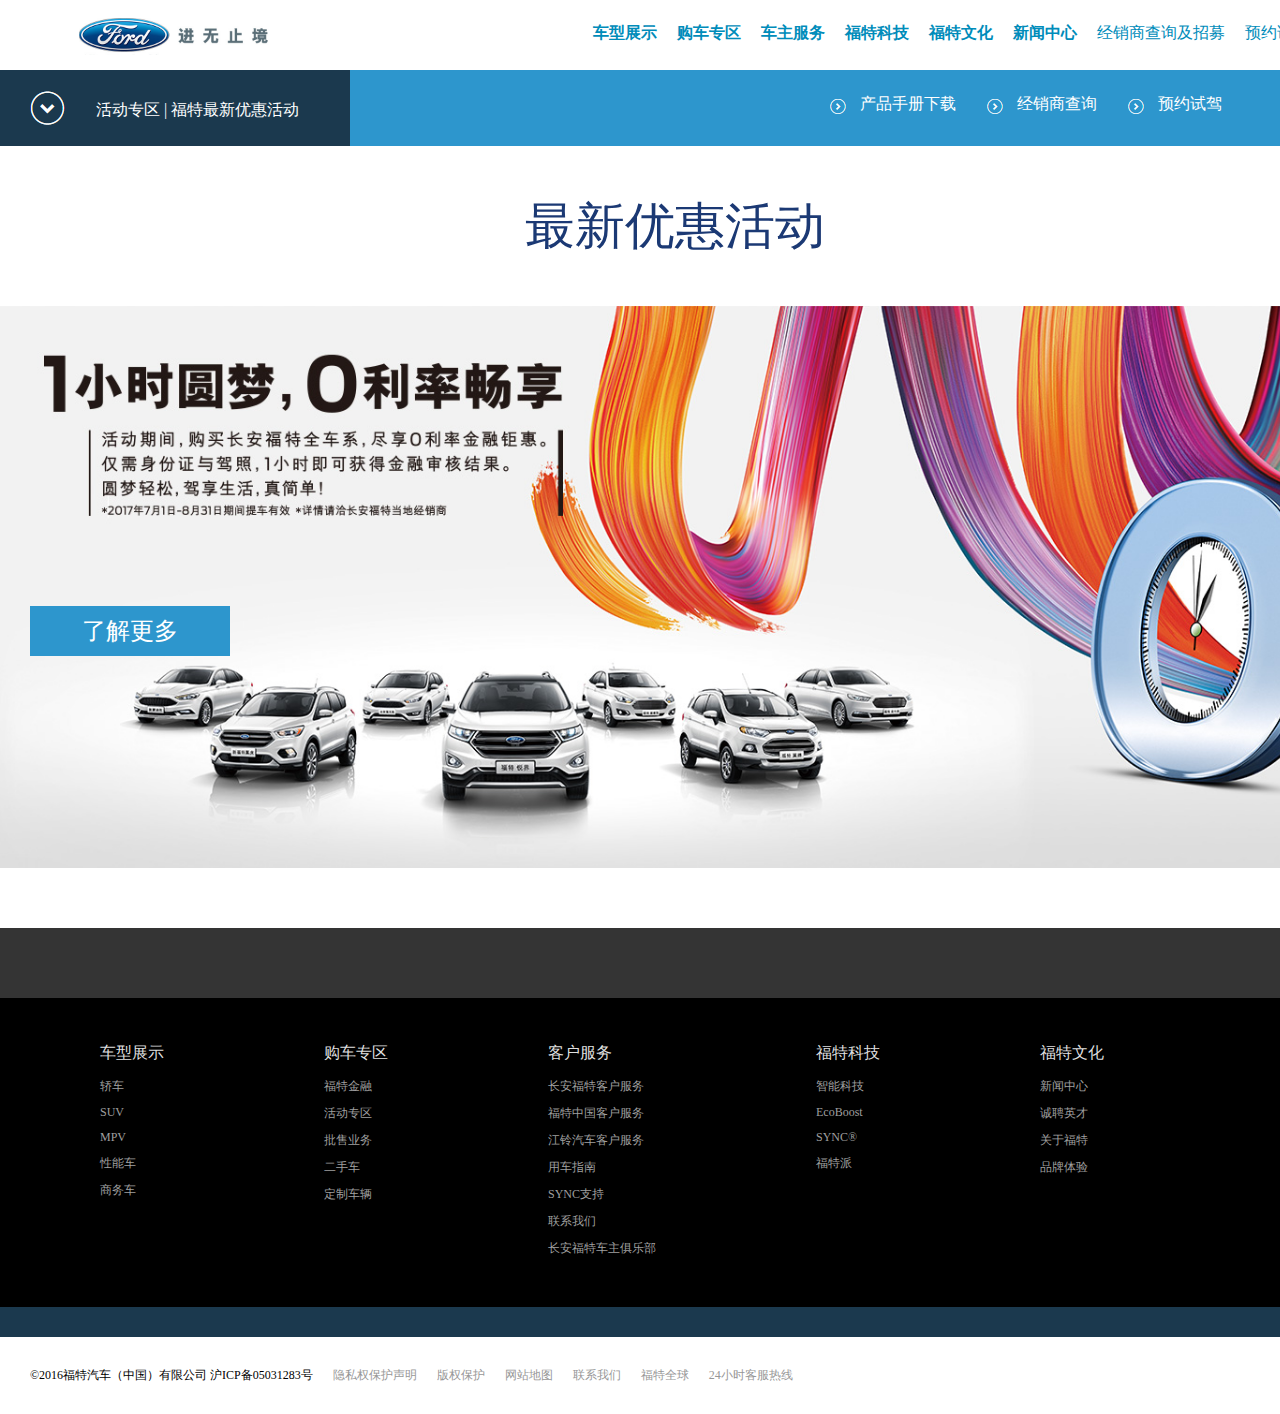
<file: public/最新优惠.html>
<!DOCTYPE html>
<html lang="en">

<head>
    <meta charset="UTF-8">
    <meta name="viewport" content="width=device-width, initial-scale=1.0">
    <meta http-equiv="X-UA-Compatible" content="ie=edge">
    <title>全新优惠</title>
    <link rel="stylesheet" href="./css/cssreset-min.css">
    <link rel="stylesheet" href="./css/quanxinyouhui.css">
</head>
<script src="./js/jquery-3.2.1.js"></script>
<script src="./js/slider1.js"></script>
<script>
    $(function() {
        $('.slider').slider();
        var count = 0;
        $('.n_left').on('click', function() {
            count++;
            if (count % 2 != 0) {
                $('#mark_2').attr('style', 'transform:rotate(180deg)');
                $('.show1').slideDown();
            } else {
                $('#mark_2').attr('style', 'transform:rotate(0deg)');
                $('.show1').slideUp();
            }
        });
        $('.banner').hover(function() {
            $('.banner_left,.banner_right').animate({
                'width': '50px'
            }, 1000);
        }, function() {
            $('.banner_left,.banner_right').animate({
                'width': '0px'
            }, 1000);
        })
        $('.banner_left,.banner_right').hover(function() {
            $('.banner_left,.banner_right').stop()
        }, function() {
            $('.banner_left,.banner_right').stop()
        });
    })
</script>

<body>
    <div class="header">
        <div class="nav">
            <img src="./img/logo.png" alt="">
            <ul>
                <li class="n_s"><a href="javascript:;">预约试驾</a></li>
                <li class="n_s"><a href="javascript:;">经销商查询及招募</a></li>
                <li><a href="javascript:;">新闻中心</a></li>
                <li><a href="javascript:;">福特文化</a></li>
                <li><a href="javascript:;">福特科技</a></li>
                <li><a href="javascript:;">车主服务</a></li>
                <li><a href="javascript:;">购车专区</a></li>
                <li><a href="javascript:;">车型展示</a></li>
            </ul>
        </div>
    </div>
    <div class="h_nav w">
        <div class="n_left">
            <img src="./img/mark_2.png" alt="" id="mark_2">
            <a href="#">活动专区 | 福特最新优惠活动</a>
        </div>
        <div class="n_right">
            <img src="./img/mark_3.png" alt="">
            <a href="#">产品手册下载</a>
            <img src="./img/mark_3.png" alt="">
            <a href="#">经销商查询</a>
            <img src="./img/mark_3.png" alt="">
            <a href="#">预约试驾</a>
        </div>
    </div>
    <div class="slider w">
        <p class="huodong">最新优惠活动</p>
        <div class="banner">
            <p><img src="./img/qxyh_1.jpg" alt=""><s>了解更多</s></p>
            <p><img src="./img/qxyh_2.jpg" alt=""><s>了解更多</s></p>
        </div>
        <span class="banner_left">&lt;</span>
        <span class="banner_right">&gt;</span>
    </div>
    <div class="footer w">
        <div class="links">
            <dl>
                <dt><a href="">车型展示</a></dt>
                <dd><a href="">轿车</a></dd>
                <dd><a href="">SUV</a></dd>
                <dd><a href="">MPV</a></dd>
                <dd><a href="">性能车</a></dd>
                <dd><a href="">商务车</a></dd>
            </dl>
            <dl>
                <dt><a href="">购车专区</a></dt>
                <dd><a href="">福特金融</a></dd>
                <dd><a href="">活动专区</a></dd>
                <dd><a href="">批售业务</a></dd>
                <dd><a href="">二手车</a></dd>
                <dd><a href="">定制车辆</a></dd>
            </dl>
            <dl>
                <dt><a href="">客户服务</a></dt>
                <dd><a href="">长安福特客户服务</a></dd>
                <dd><a href="">福特中国客户服务</a></dd>
                <dd><a href="">江铃汽车客户服务</a></dd>
                <dd><a href="">用车指南</a></dd>
                <dd><a href="">SYNC支持</a></dd>
                <dd><a href="">联系我们</a></dd>
                <dd><a href="">长安福特车主俱乐部</a></dd>
            </dl>
            <dl>
                <dt><a href="">福特科技</a></dt>
                <dd><a href="">智能科技</a></dd>
                <dd><a href="">EcoBoost</a></dd>
                <dd><a href="">SYNC®</a></dd>
                <dd><a href="">福特派</a></dd>
            </dl>
            <dl>
                <dt><a href="">福特文化</a></dt>
                <dd><a href="">新闻中心</a></dd>
                <dd><a href="">诚聘英才</a></dd>
                <dd><a href="">关于福特</a></dd>
                <dd><a href="">品牌体验</a></dd>
            </dl>
        </div>
    </div>
    <div class="ff w">
        <ul>
            <li>©2016福特汽车（中国）有限公司 沪ICP备05031283号</li>
            <li><a class="  " href="https://www.ford.com.cn/privacy/">隐私权保护声明</a></li>
            <li><a class="  " href="https://www.ford.com.cn/copyright/">版权保护</a></li>
            <li><a class="  " href="https://www.ford.com.cn/sitemap/">网站地图</a></li>
            <li><a class="  " href="https://www.ford.com.cn/contact-us/">联系我们</a></li>
            <li><a class="  " href="http://corporate.ford.com/homepage.html">福特全球</a></li>
            <li><a class="  " href="https://www.ford.com.cn/hotline/">24小时客服热线</a></li>
        </ul>
    </div>
</body>

</html>
</file>
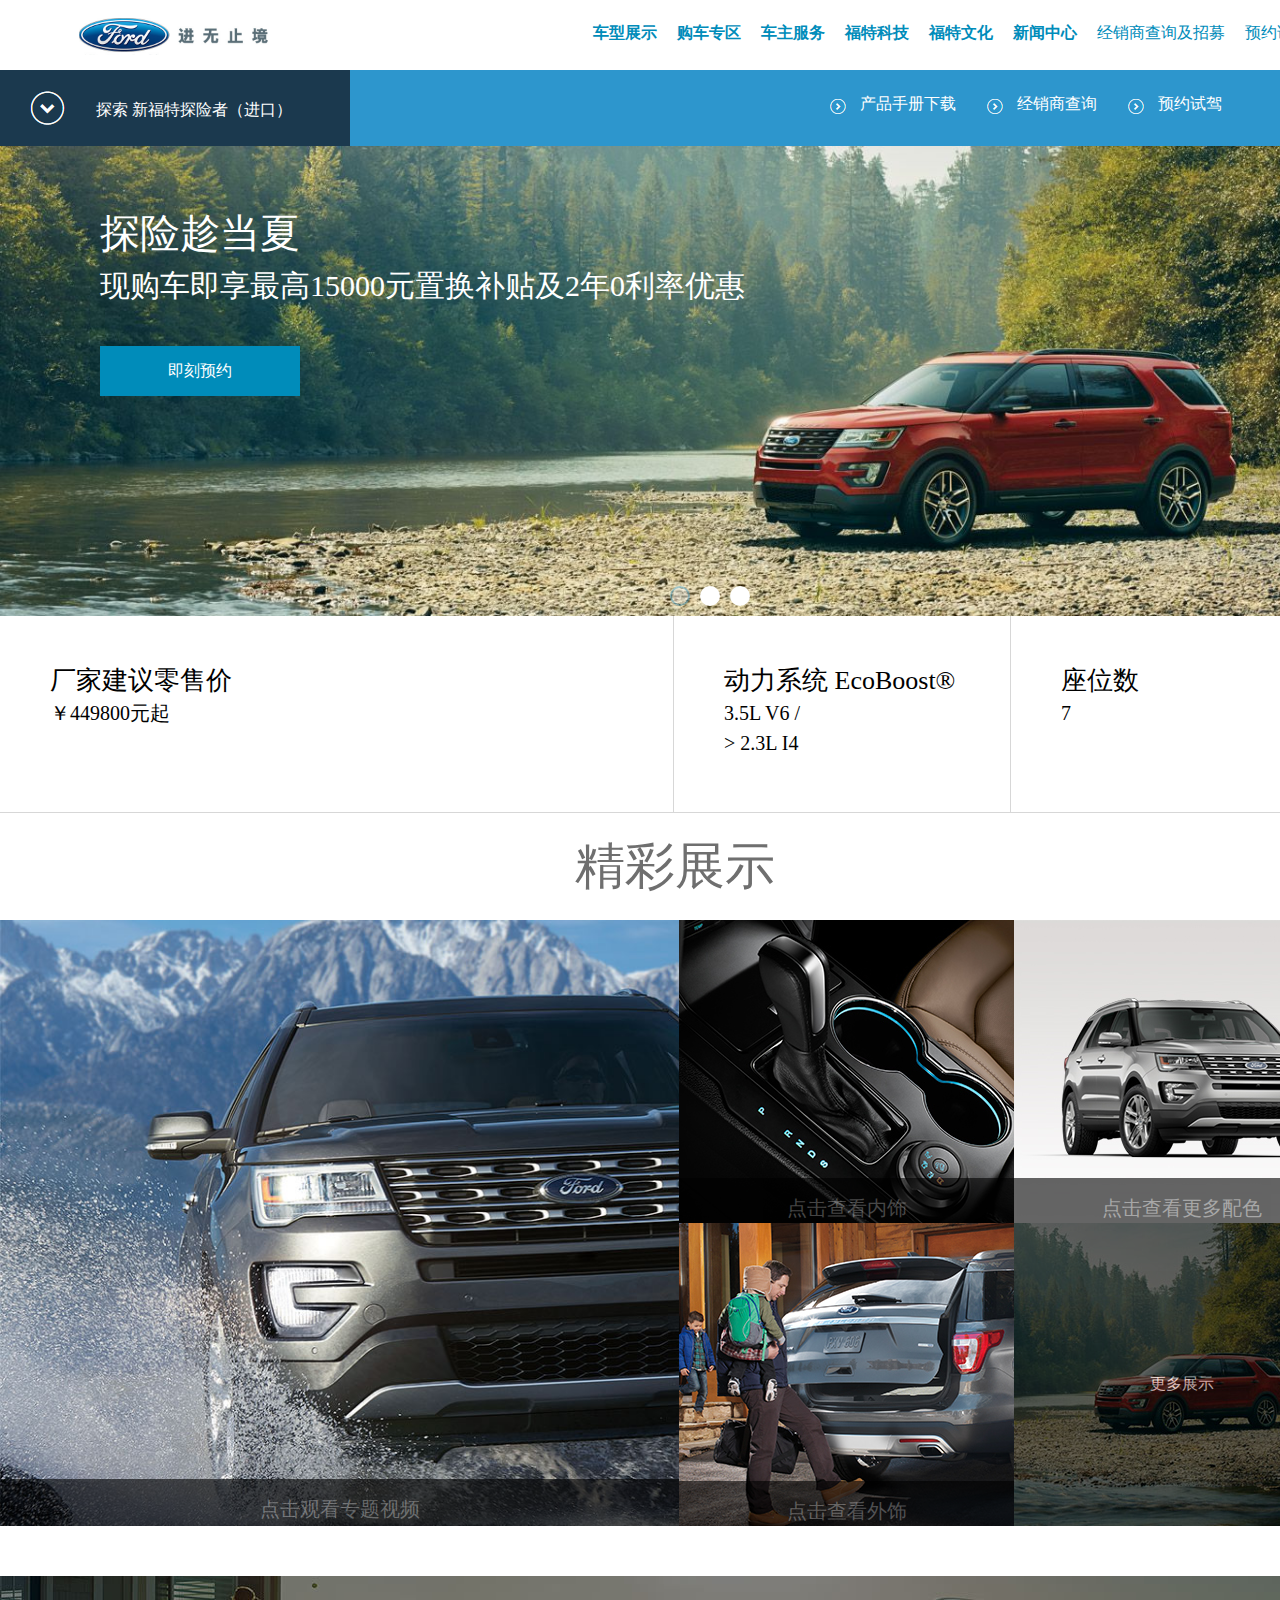
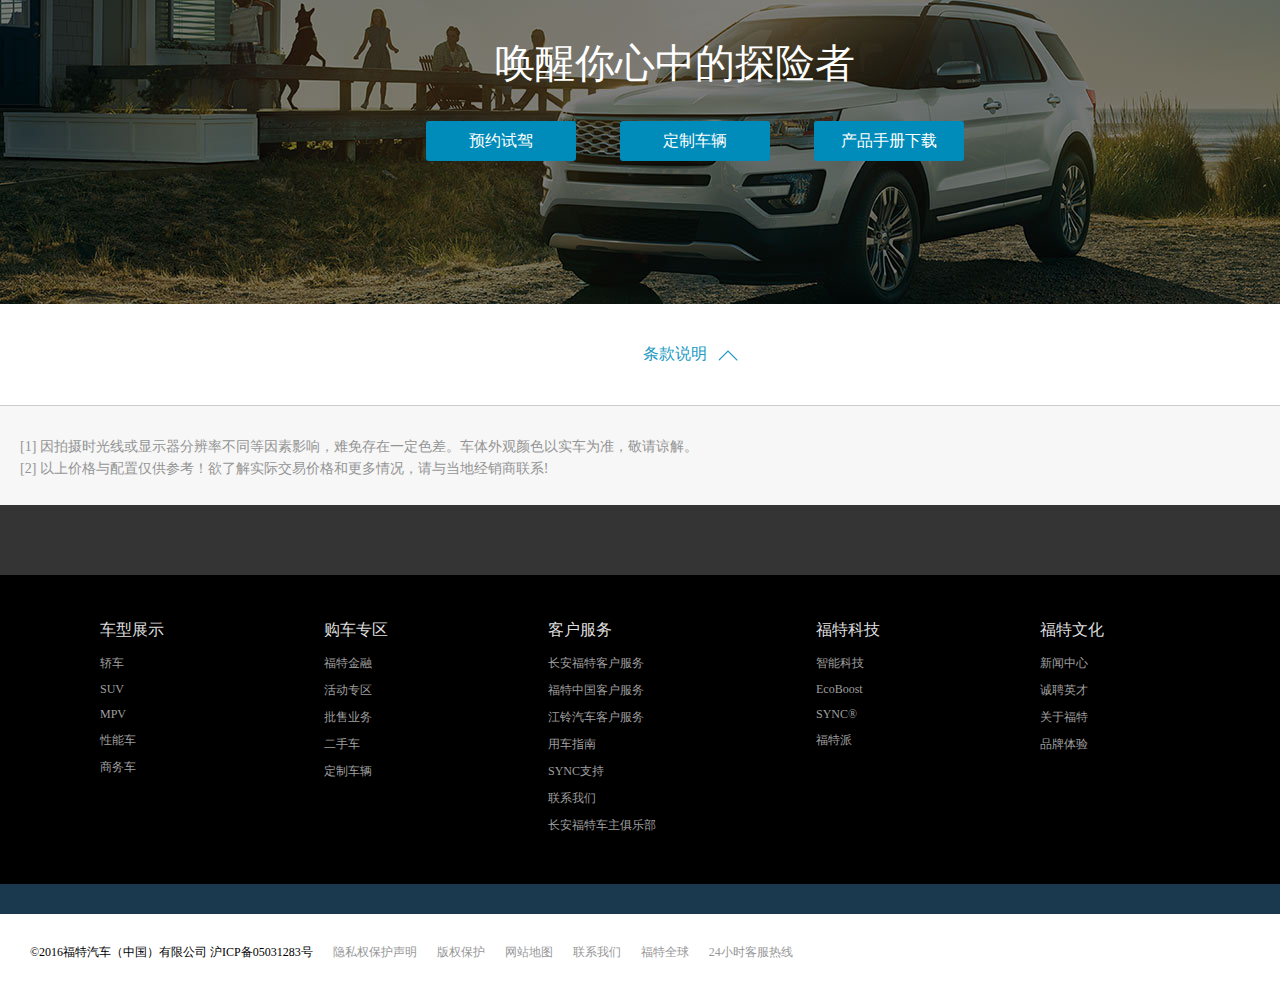
<file: public/福特探险者.html>
<!DOCTYPE html>
<html lang="en">

<head>
    <meta charset="UTF-8">
    <meta name="viewport" content="width=device-width, initial-scale=1.0">
    <meta http-equiv="X-UA-Compatible" content="ie=edge">
    <title>福特探险者</title>
    <link rel="stylesheet" href="./css/cssreset-min.css">
    <link rel="stylesheet" href="./css/fttxz.css">
</head>
<script src="./js/jquery-3.2.1.js"></script>
<script src="./js/superSlider.js"></script>
<script>
    $(function() {
        var count = 0;
        var count1 = 0;
        $('.n_left').on('click', function() {
            count++;
            if (count % 2 != 0) {
                $('#mark_2').attr('style', 'transform:rotate(180deg)');
                $('.show1').slideDown();
            } else {
                $('#mark_2').attr('style', 'transform:rotate(0deg)');
                $('.show1').slideUp();
            }
        });
        $('.home-hero').hover(function() {
            $('.arr1,.arr2').animate({
                'width': '50px'
            }, 1000);
        }, function() {
            $('.arr1,.arr2').animate({
                'width': '0px'
            }, 1000);
        })
        $('.arr1,.arr2').hover(function() {
            $('.arr1,.arr2').stop()
        }, function() {
            $('.arr1,.arr2').stop()
        });
        $('#p1').hover(function() {
            $('#p1').attr('src', './img/fttxz_5_1.png');
        }, function() {
            $('#p1').attr('src', './img/fttxz_5.jpg');
        });
        $('#p2').hover(function() {
            $('#p2').attr('src', './img/fttxz_6_1.jpg');
        }, function() {
            $('#p2').attr('src', './img/fttxz_6.jpg');
        });
        $('#p3').hover(function() {
            $('#p3').attr('src', './img/fttxz_7_1.png');
        }, function() {
            $('#p3').attr('src', './img/fttxz_7.jpg');
        });
        $('.control').on('click', function() {
            count1++;
            if (count1 % 2 != 0) {
                $('#show2').attr('style', 'transform:rotate(180deg)');
                $('.show2').slideUp();
            } else {
                $('#show2').attr('style', 'transform:rotate(0deg)');
                $('.show2').slideDown();
            }
        });
    })
</script>

<body>
    <div class="header">
        <div class="nav">
            <img src="./img/logo.png" alt="">
            <ul>
                <li class="n_s"><a href="javascript:;">预约试驾</a></li>
                <li class="n_s"><a href="javascript:;">经销商查询及招募</a></li>
                <li><a href="javascript:;">新闻中心</a></li>
                <li><a href="javascript:;">福特文化</a></li>
                <li><a href="javascript:;">福特科技</a></li>
                <li><a href="javascript:;">车主服务</a></li>
                <li><a href="javascript:;">购车专区</a></li>
                <li><a href="javascript:;">车型展示</a></li>
            </ul>
        </div>
    </div>
    <div class="h_nav w">
        <div class="n_left">
            <img src="./img/mark_2.png" alt="" id="mark_2">
            <a href="#">探索 新福特探险者（进口）</a>
        </div>
        <div class="n_right">
            <img src="./img/mark_3.png" alt="">
            <a href="#">产品手册下载</a>
            <img src="./img/mark_3.png" alt="">
            <a href="#">经销商查询</a>
            <img src="./img/mark_3.png" alt="">
            <a href="#">预约试驾</a>
        </div>
    </div>
    <div class="show1">
        <ul style="max-height: 591px;">
            <li><a class="  " href="https://www.ford.com.cn/suvs/new-explorer/">车型首页</a></li>
            <li><a class="  " href="https://www.ford.com.cn/suvs/new-explorer/gallery/">精彩展示</a></li>
            <li><a href="https://www.ford.com.cn/suvs/new-explorer/features/quality/" title="尊贵品质" class="  ">豪华内饰</a></li>
            <li><a class="  " href="https://www.ford.com.cn/suvs/new-explorer/features/safety/">硬朗气度</a></li>
            <li><a href="https://www.ford.com.cn/suvs/new-explorer/features/technology/" title="安全性能" class="  ">前沿科技</a></li>
            <li><a href="https://www.ford.com.cn/suvs/new-explorer/features/performance/" title="卓越性能" class="  ">澎湃动力</a></li>
            <li><a class="  " href="https://www.ford.com.cn/suvs/new-explorer/compare-models/">车型对比</a></li>
            <li><a href="https://www.ford.com.cn/suvs/new-explorer/credit/">金融方案</a></li>
            <li><a href="https://www.ford.com.cn/suvs/new-explorer/community/newsroom/">新闻中心</a></li>
            <li><a href="https://www.ford.com.cn/suvs/new-explorer/evolution/">五代车型</a><br>
            </li>
            <li><a href="https://www.ford.com.cn/suvs/new-explorer/community/event/">大事记</a></li>
        </ul>
    </div>
    <div class="slider w">
        <div class="home-hero">
            <div id="home-hero-slider" style="left:0px;">
                <a href="#">
                    <img src="./img/index_banner2.jpg" width="1349" />
                    <h2>探险趁当夏</h2>
                    <h3>现购车即享最高15000元置换补贴及2年0利率优惠</h3>
                    <p>即刻预约</p>
                </a>
                <a href="#">
                    <img src="./img/fttxz_2.jpg" width="1349" />
                    <h2>唤醒你心中的探险者</h2>
                    <p>
                        车型精彩展示
                    </p>
                </a>
                <a href="#">
                    <img src="./img/fttxz_3.jpg" width="1349" />
                    <h2>豪华内饰 大有可为</h2>
                    <p>探索豪华内饰</p>
                </a>
            </div>
            <div class="but1">
                <span indexs="0" class="on"></span>
                <span indexs="1"></span>
                <span indexs="2"></span>
            </div>
            <span class="arr1" id="pre">&lt;</span>
            <span class="arr2" id="next">&gt;</span>
        </div>
    </div>
    <div class="floor1 w">
        <ul>
            <li>
                <p>厂家建议零售价</p>
                <span>￥449800元起</span>
            </li>
            <li>
            </li>
            <li>
                <p>动力系统 EcoBoost®</p>
                <span>3.5L V6 /</span><br/>
                <span>> 2.3L I4</span>
            </li>
            <li>
                <p>座位数</p>
                <span>7</span>
            </li>
        </ul>
    </div>
    <div class="floor2 w">
        <p>精彩展示</p>
        <div class="f2_left">
            <a href="javascript:;">
                <img src="./img/fttxz_4.jpg" alt="" width="699">
                <p>点击观看专题视频</p>
            </a>

        </div>
        <div class="f2_right">
            <ul>
                <li>
                    <a href="javascript:;"><img src="./img/fttxz_5.jpg" alt="" id="p1">
                        <p>点击查看内饰</p>
                    </a>
                </li>
                <li>
                    <a href="javascript:;"><img src="./img/fttxz_6.jpg" alt="" id="p2">
                        <p>点击查看更多配色</p>
                    </a>
                </li>
                <li>
                    <a href="javascript:;"><img src="./img/fttxz_7.jpg" alt="" id="p3">
                        <p>点击查看外饰</p>
                    </a>
                </li>
                <li>
                    <a href="javascript:;"><img src="./img/fttxz_8.jpg" alt=""><span>更多展示</span></a>
                </li>
            </ul>
        </div>
    </div>
    <div class="floor3 w">
        <div class="text">
            <p>唤醒你心中的探险者</p>
            <span>预约试驾</span>
            <span>定制车辆</span>
            <span>产品手册下载</span>
        </div>

    </div>
    <div class="floor4 w">
        <div class="control">
            <p>条款说明</p><img src="./img/mark_5.png" alt="" id="show2">
        </div>
        <div class="show2">
            <p>[1] 因拍摄时光线或显示器分辨率不同等因素影响，难免存在一定色差。车体外观颜色以实车为准，敬请谅解。</p>
            <p>[2] 以上价格与配置仅供参考！欲了解实际交易价格和更多情况，请与当地经销商联系!</p>
        </div>
    </div>
    <div class="footer w">
        <div class="links">
            <dl>
                <dt><a href="">车型展示</a></dt>
                <dd><a href="">轿车</a></dd>
                <dd><a href="">SUV</a></dd>
                <dd><a href="">MPV</a></dd>
                <dd><a href="">性能车</a></dd>
                <dd><a href="">商务车</a></dd>
            </dl>
            <dl>
                <dt><a href="">购车专区</a></dt>
                <dd><a href="">福特金融</a></dd>
                <dd><a href="">活动专区</a></dd>
                <dd><a href="">批售业务</a></dd>
                <dd><a href="">二手车</a></dd>
                <dd><a href="">定制车辆</a></dd>
            </dl>
            <dl>
                <dt><a href="">客户服务</a></dt>
                <dd><a href="">长安福特客户服务</a></dd>
                <dd><a href="">福特中国客户服务</a></dd>
                <dd><a href="">江铃汽车客户服务</a></dd>
                <dd><a href="">用车指南</a></dd>
                <dd><a href="">SYNC支持</a></dd>
                <dd><a href="">联系我们</a></dd>
                <dd><a href="">长安福特车主俱乐部</a></dd>
            </dl>
            <dl>
                <dt><a href="">福特科技</a></dt>
                <dd><a href="">智能科技</a></dd>
                <dd><a href="">EcoBoost</a></dd>
                <dd><a href="">SYNC®</a></dd>
                <dd><a href="">福特派</a></dd>
            </dl>
            <dl>
                <dt><a href="">福特文化</a></dt>
                <dd><a href="">新闻中心</a></dd>
                <dd><a href="">诚聘英才</a></dd>
                <dd><a href="">关于福特</a></dd>
                <dd><a href="">品牌体验</a></dd>
            </dl>
        </div>
    </div>
    <div class="ff w">
        <ul>
            <li>©2016福特汽车（中国）有限公司 沪ICP备05031283号</li>
            <li><a class="  " href="https://www.ford.com.cn/privacy/">隐私权保护声明</a></li>
            <li><a class="  " href="https://www.ford.com.cn/copyright/">版权保护</a></li>
            <li><a class="  " href="https://www.ford.com.cn/sitemap/">网站地图</a></li>
            <li><a class="  " href="https://www.ford.com.cn/contact-us/">联系我们</a></li>
            <li><a class="  " href="http://corporate.ford.com/homepage.html">福特全球</a></li>
            <li><a class="  " href="https://www.ford.com.cn/hotline/">24小时客服热线</a></li>
        </ul>
    </div>
</body>

</html>
</file>
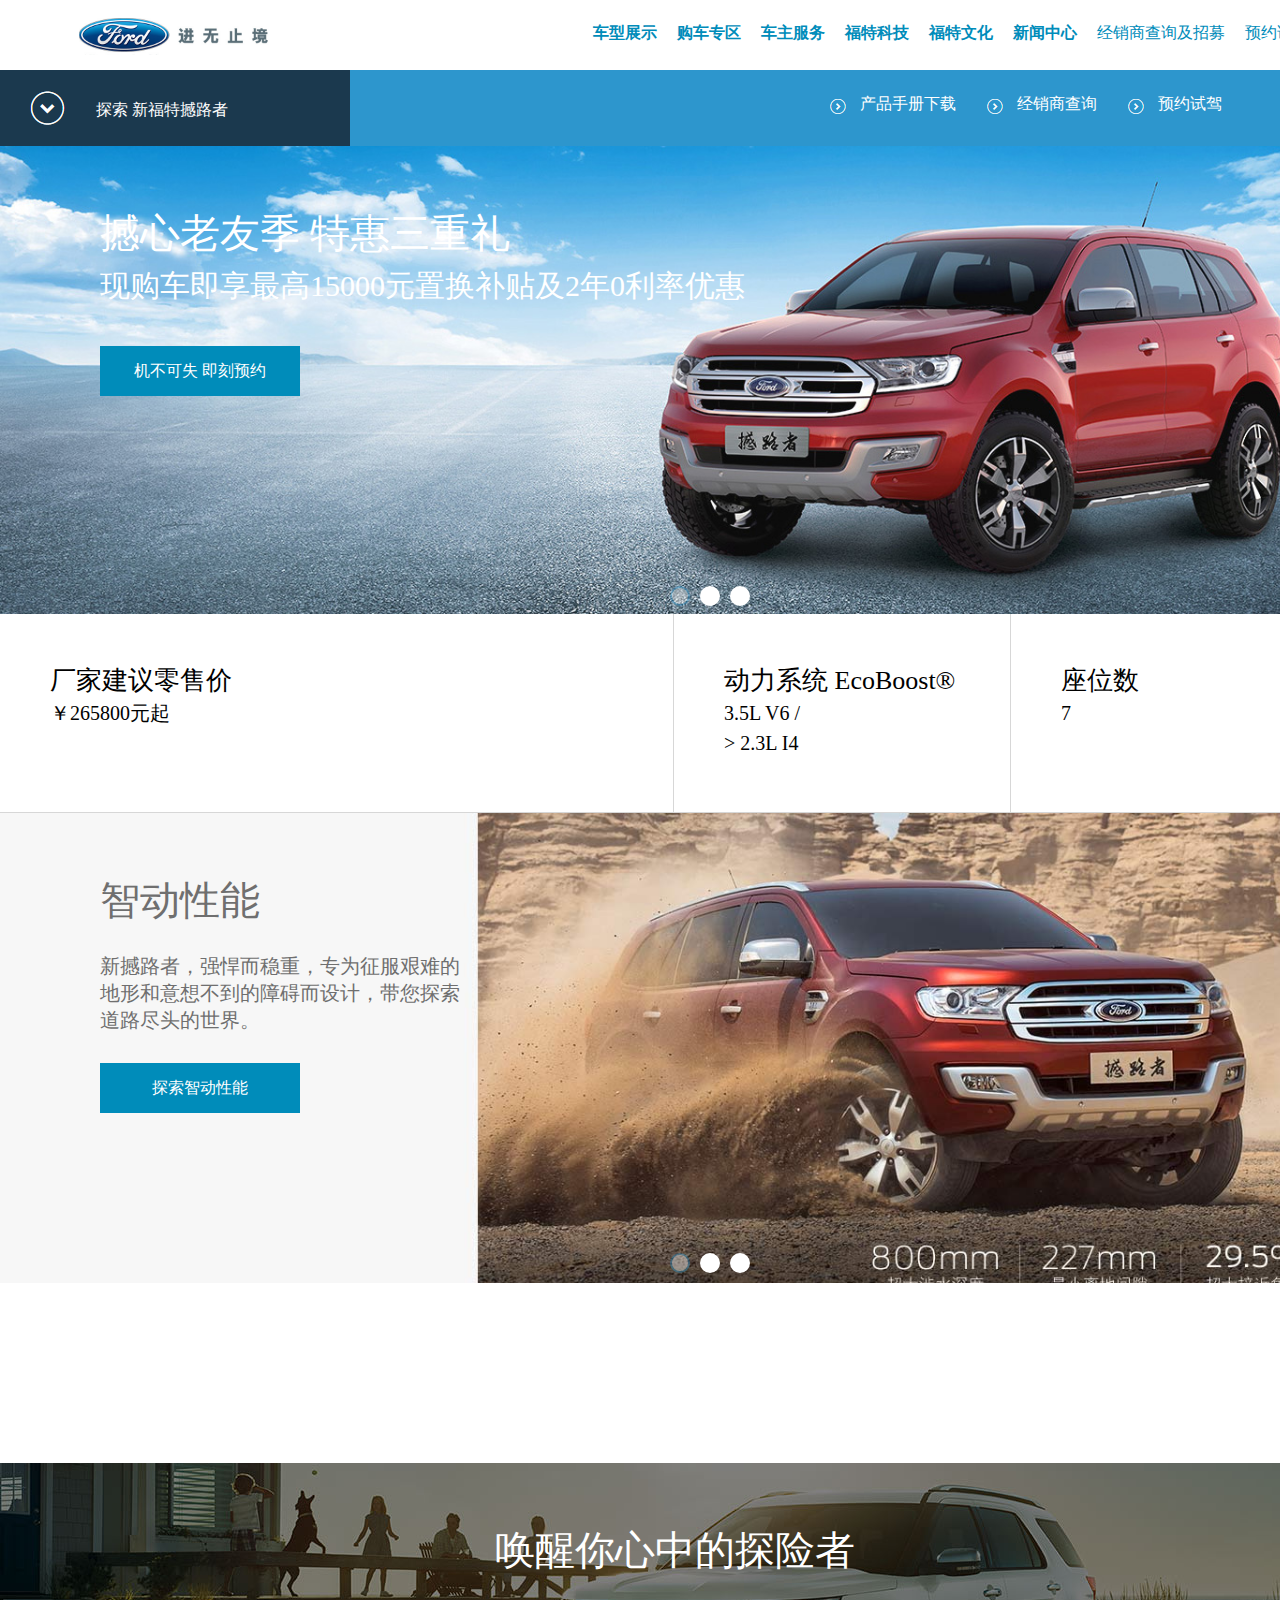
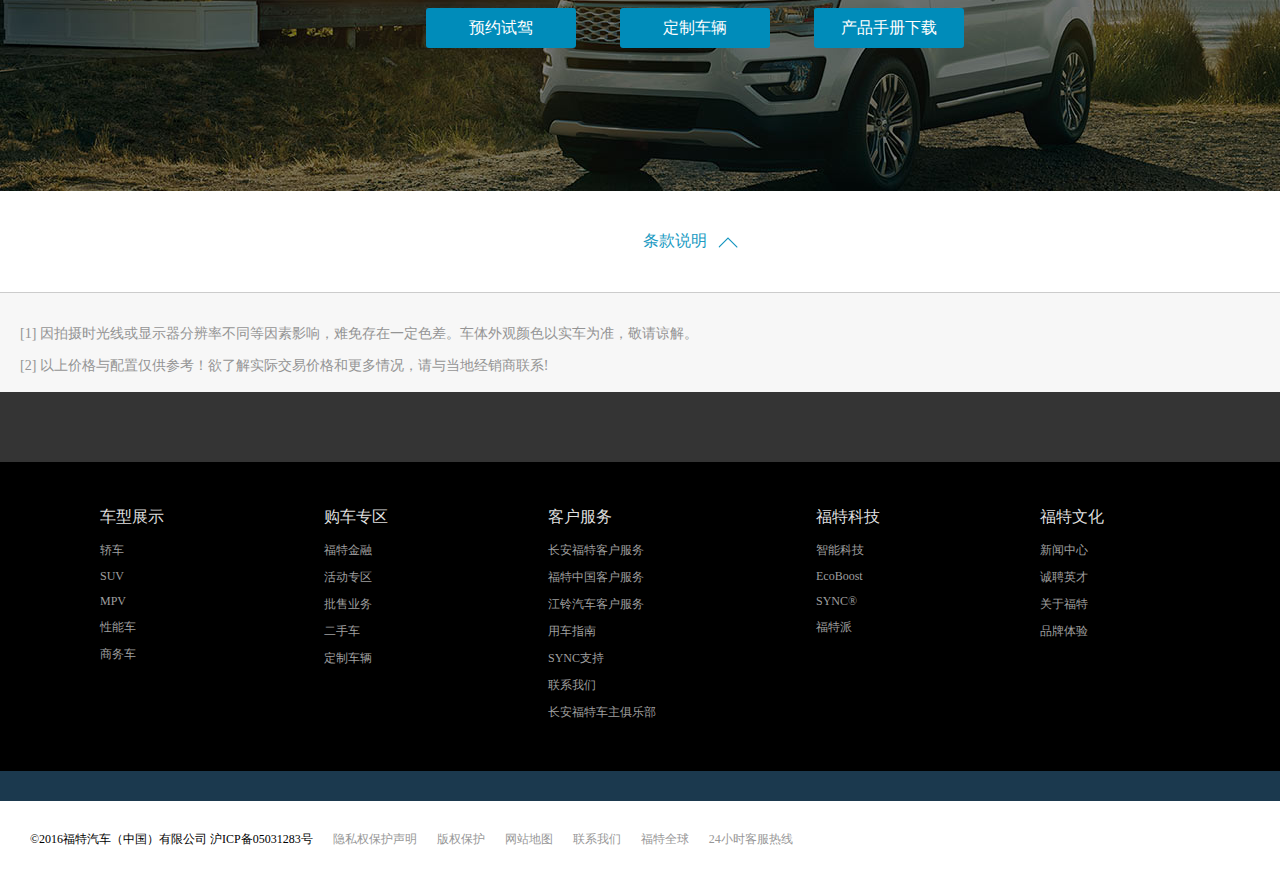
<file: public/福特撼路者.html>
<!DOCTYPE html>
<html lang="en">

<head>
    <meta charset="UTF-8">
    <meta name="viewport" content="width=device-width, initial-scale=1.0">
    <meta http-equiv="X-UA-Compatible" content="ie=edge">
    <title>福特撼路者</title>
    <link rel="stylesheet" href="./css/cssreset-min.css">
    <link rel="stylesheet" href="./css/fthlz.css">
</head>
<script src="./js/jquery-3.2.1.js"></script>
<script src="./js/superSlider.js"></script>
<script src="./js/superSlider1.js"></script>
<script>
    $(function() {
        var count = 0;
        var count1 = 0;
        $('.n_left').on('click', function() {
            count++;
            if (count % 2 != 0) {
                $('#mark_2').attr('style', 'transform:rotate(180deg)');
                $('.show1').slideDown();
            } else {
                $('#mark_2').attr('style', 'transform:rotate(0deg)');
                $('.show1').slideUp();
            }
        });
        $('.home-hero').hover(function() {
            $('.arr1,.arr2').animate({
                'width': '50px'
            }, 1000);
        }, function() {
            $('.arr1,.arr2').animate({
                'width': '0px'
            }, 1000);
        })
        $('.arr1,.arr2').hover(function() {
            $('.arr1,.arr2').stop()
        }, function() {
            $('.arr1,.arr2').stop()
        });

        $('.home-hero_1').hover(function() {
            $('.arr1_1,.arr2_1').animate({
                'width': '50px'
            }, 1000);
        }, function() {
            $('.arr1_1,.arr2_1').animate({
                'width': '0px'
            }, 1000);
        })
        $('.arr1_1,.arr2_1').hover(function() {
            $('.arr1_1,.arr2_1').stop()
        }, function() {
            $('.arr1_,.arr2_1').stop()
        });

        $('#p1').hover(function() {
            $('#p1').attr('src', './img/fttxz_5_1.png');
        }, function() {
            $('#p1').attr('src', './img/fttxz_5.jpg');
        });
        $('#p2').hover(function() {
            $('#p2').attr('src', './img/fttxz_6_1.jpg');
        }, function() {
            $('#p2').attr('src', './img/fttxz_6.jpg');
        });
        $('#p3').hover(function() {
            $('#p3').attr('src', './img/fttxz_7_1.png');
        }, function() {
            $('#p3').attr('src', './img/fttxz_7.jpg');
        });
        $('.control').on('click', function() {
            count1++;
            if (count1 % 2 != 0) {
                $('#show2').attr('style', 'transform:rotate(180deg)');
                $('.show2').slideUp();
            } else {
                $('#show2').attr('style', 'transform:rotate(0deg)');
                $('.show2').slideDown();
            }
        });
    })
</script>

<body>
    <div class="header">
        <div class="nav">
            <img src="./img/logo.png" alt="">
            <ul>
                <li class="n_s"><a href="javascript:;">预约试驾</a></li>
                <li class="n_s"><a href="javascript:;">经销商查询及招募</a></li>
                <li><a href="javascript:;">新闻中心</a></li>
                <li><a href="javascript:;">福特文化</a></li>
                <li><a href="javascript:;">福特科技</a></li>
                <li><a href="javascript:;">车主服务</a></li>
                <li><a href="javascript:;">购车专区</a></li>
                <li><a href="javascript:;">车型展示</a></li>
            </ul>
        </div>
    </div>
    <div class="h_nav w">
        <div class="n_left">
            <img src="./img/mark_2.png" alt="" id="mark_2">
            <a href="#">探索 新福特撼路者</a>
        </div>
        <div class="n_right">
            <img src="./img/mark_3.png" alt="">
            <a href="#">产品手册下载</a>
            <img src="./img/mark_3.png" alt="">
            <a href="#">经销商查询</a>
            <img src="./img/mark_3.png" alt="">
            <a href="#">预约试驾</a>
        </div>
    </div>
    <div class="show1">
        <ul style="max-height: 591px;">
            <li><a href="https://www.ford.com.cn/suvs/everest/" class="  ">车型首页</a></li>
            <li><a href="https://www.ford.com.cn/suvs/everest/gallery/" class="  ">精彩展示</a></li>
            <li><a href="https://www.ford.com.cn/suvs/everest/features/performance/" class="  ">巅峰驾驭</a></li>
            <li><a href="https://www.ford.com.cn/suvs/everest/features/smart/" class="  ">人性科技</a></li>
            <li><a href="https://www.ford.com.cn/suvs/everest/features/capability/" class="  ">智动性能</a></li>
            <li><a href="https://www.ford.com.cn/suvs/everest/features/quality/" class="  ">智享舒适</a></li>
            <li><a class="  " href="https://www.ford.com.cn/suvs/everest/compare-models/">车型比较</a></li>
            <li><a href="https://www.ford.com.cn/suvs/everest/heartshaking/" class="  ">撼心之旅</a></li>
            <li><a class="  " href="https://www.ford.com.cn/fafc/payment-calculator/">福特金融</a></li>
        </ul>
    </div>
    <div class="slider w">
        <div class="home-hero">
            <div id="home-hero-slider" style="left:0px;">
                <a href="#">
                    <img src="./img/fthlz_1.jpg" width="1349" />
                    <h2>撼心老友季 特惠三重礼</h2>
                    <h3>现购车即享最高15000元置换补贴及2年0利率优惠</h3>
                    <p>机不可失 即刻预约</p>
                </a>
                <a href="#">
                    <img src="./img/fthlz_2.jpg" width="1349" />
                    <h2>撼心之旅 直通阿拉善英雄会</h2>
                    <p>
                        了解活动详情
                    </p>
                </a>
                <a href="#">
                    <img src="./img/fthlz_3.jpg" width="1349" />
                    <h2>全路况极智SUV，同级最佳涉水深度</h2>
                    <p>车型精彩展示</p>
                </a>
            </div>
            <div class="but1">
                <span indexs="0" class="on"></span>
                <span indexs="1"></span>
                <span indexs="2"></span>
            </div>
            <span class="arr1" id="pre">&lt;</span>
            <span class="arr2" id="next">&gt;</span>
        </div>
    </div>
    <div class="floor1 w">
        <ul>
            <li>
                <p>厂家建议零售价</p>
                <span>￥265800元起 </span>
            </li>
            <li>
            </li>
            <li>
                <p>动力系统 EcoBoost®</p>
                <span>3.5L V6 /</span><br/>
                <span>> 2.3L I4</span>
            </li>
            <li>
                <p>座位数</p>
                <span>7</span>
            </li>
        </ul>
    </div>
    <div class="floor2 w">
        <div class="home-hero_1">
            <div id="home-hero-slider_1" style="left:0px;">
                <a href="#">
                    <img src="./img/fthlz_4.jpg" width="1349" />
                    <div class="text">
                        <h2>智动性能</h2>
                        <h3>新撼路者，强悍而稳重，专为征服艰难的地形和意想不到的障碍而设计，带您探索道路尽头的世界。</h3>
                        <p>探索智动性能</p>
                    </div>

                </a>
                <a href="#">
                    <img src="./img/fthlz_5.jpg" width="1349" />
                    <div class="text">
                        <h2>人性科技</h2>
                        <h3>无需动手即可快速拨打电话、找到最佳停车地点，并令您在倒车时更加自信。 无论您需要什么，撼路者都能以超乎寻常的智能科技提供帮助。</h3>
                        <p>
                            探索人性科技
                        </p>
                    </div>

                </a>
                <a href="#">

                    <img src="./img/fthlz_6.jpg" width="1349" />
                    <div class="text">
                        <h2>智享舒适</h2>
                        <h3>舒适的真皮座椅，主动降噪技术和全景天窗等非凡细节，为您的探索旅程带来无与伦比的乐趣。</h3>
                        <p>探索智享舒适</p>
                    </div>
                </a>
            </div>
            <div class="but1_1">
                <span indexs="0" class="on"></span>
                <span indexs="1"></span>
                <span indexs="2"></span>
            </div>
            <span class="arr1_1" id="pre_1">&lt;</span>
            <span class="arr2_1" id="next_1">&gt;</span>
        </div>
    </div>
    <div class="floor3 w">
        <div class="text">
            <p>唤醒你心中的探险者</p>
            <span>预约试驾</span>
            <span>定制车辆</span>
            <span>产品手册下载</span>
        </div>

    </div>
    <div class="floor4 w">
        <div class="control">
            <p>条款说明</p><img src="./img/mark_5.png" alt="" id="show2">
        </div>
        <div class="show2">
            <p>[1] 因拍摄时光线或显示器分辨率不同等因素影响，难免存在一定色差。车体外观颜色以实车为准，敬请谅解。</p>
            <p>[2] 以上价格与配置仅供参考！欲了解实际交易价格和更多情况，请与当地经销商联系!</p>
        </div>
    </div>
    <div class="footer w">
        <div class="links">
            <dl>
                <dt><a href="">车型展示</a></dt>
                <dd><a href="">轿车</a></dd>
                <dd><a href="">SUV</a></dd>
                <dd><a href="">MPV</a></dd>
                <dd><a href="">性能车</a></dd>
                <dd><a href="">商务车</a></dd>
            </dl>
            <dl>
                <dt><a href="">购车专区</a></dt>
                <dd><a href="">福特金融</a></dd>
                <dd><a href="">活动专区</a></dd>
                <dd><a href="">批售业务</a></dd>
                <dd><a href="">二手车</a></dd>
                <dd><a href="">定制车辆</a></dd>
            </dl>
            <dl>
                <dt><a href="">客户服务</a></dt>
                <dd><a href="">长安福特客户服务</a></dd>
                <dd><a href="">福特中国客户服务</a></dd>
                <dd><a href="">江铃汽车客户服务</a></dd>
                <dd><a href="">用车指南</a></dd>
                <dd><a href="">SYNC支持</a></dd>
                <dd><a href="">联系我们</a></dd>
                <dd><a href="">长安福特车主俱乐部</a></dd>
            </dl>
            <dl>
                <dt><a href="">福特科技</a></dt>
                <dd><a href="">智能科技</a></dd>
                <dd><a href="">EcoBoost</a></dd>
                <dd><a href="">SYNC®</a></dd>
                <dd><a href="">福特派</a></dd>
            </dl>
            <dl>
                <dt><a href="">福特文化</a></dt>
                <dd><a href="">新闻中心</a></dd>
                <dd><a href="">诚聘英才</a></dd>
                <dd><a href="">关于福特</a></dd>
                <dd><a href="">品牌体验</a></dd>
            </dl>
        </div>
    </div>
    <div class="ff w">
        <ul>
            <li>©2016福特汽车（中国）有限公司 沪ICP备05031283号</li>
            <li><a class="  " href="https://www.ford.com.cn/privacy/">隐私权保护声明</a></li>
            <li><a class="  " href="https://www.ford.com.cn/copyright/">版权保护</a></li>
            <li><a class="  " href="https://www.ford.com.cn/sitemap/">网站地图</a></li>
            <li><a class="  " href="https://www.ford.com.cn/contact-us/">联系我们</a></li>
            <li><a class="  " href="http://corporate.ford.com/homepage.html">福特全球</a></li>
            <li><a class="  " href="https://www.ford.com.cn/hotline/">24小时客服热线</a></li>
        </ul>
    </div>
</body>

</html>
</file>
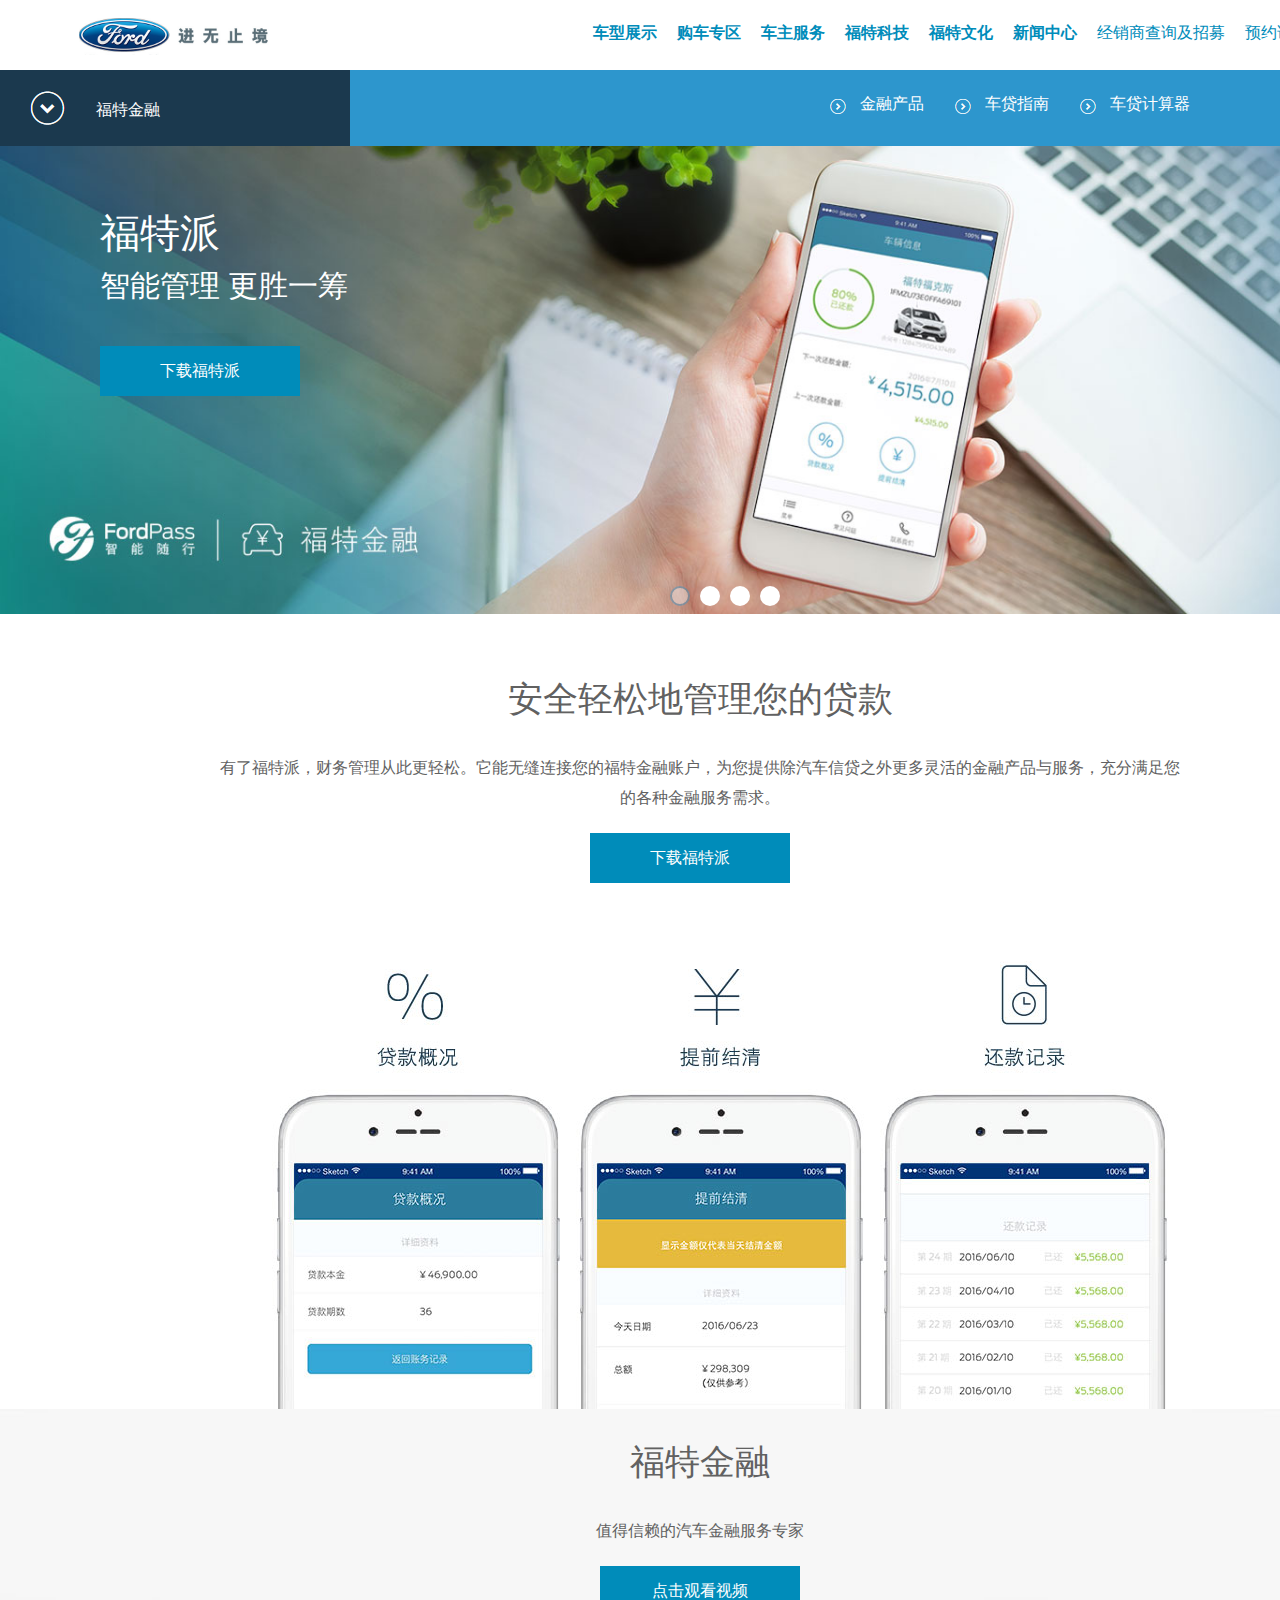
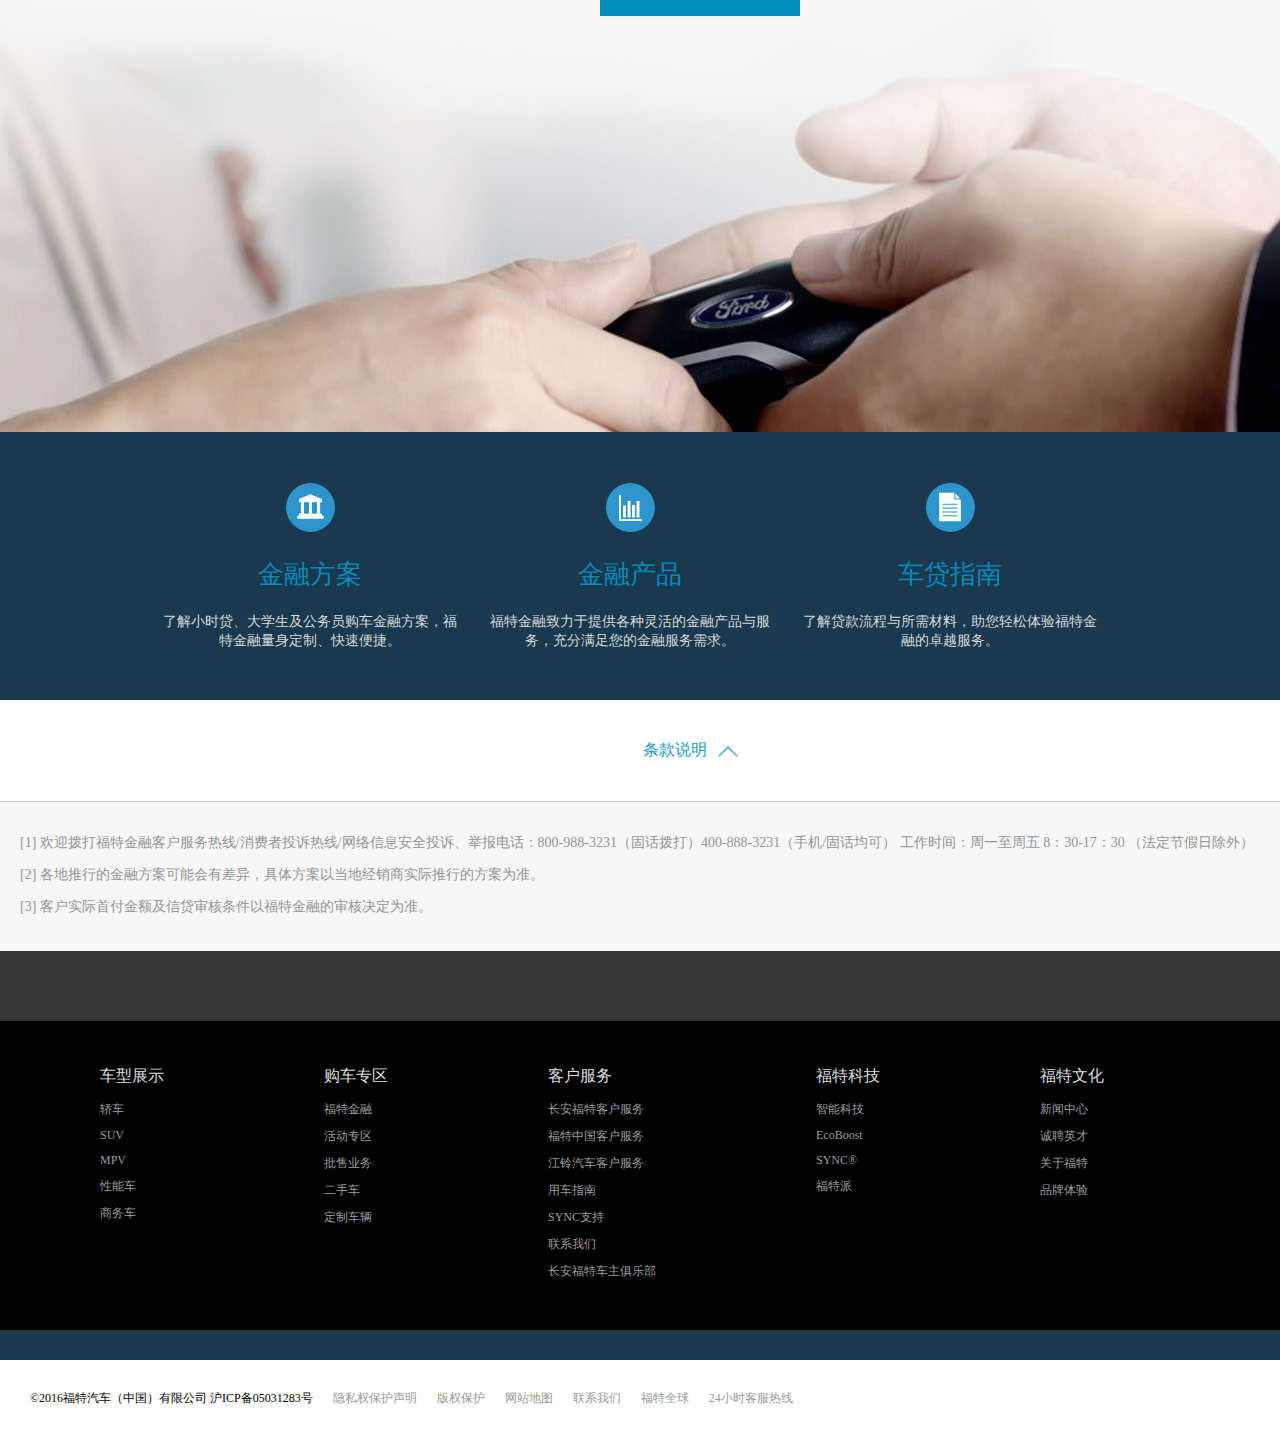
<file: public/福特金融.html>
<!DOCTYPE html>
<html lang="en">

<head>
    <meta charset="UTF-8">
    <meta name="viewport" content="width=device-width, initial-scale=1.0">
    <meta http-equiv="X-UA-Compatible" content="ie=edge">
    <title>福特金融</title>
    <link rel="stylesheet" href="./css/cssreset-min.css">
    <link rel="stylesheet" href="./css/futejinrong.css">
</head>
<script src="./js/jquery-3.2.1.js"></script>
<script src="./js/superSlider2.js"></script>
<script>
    $(function() {
        var count = 0;
        var count1 = 0;
        $('.n_left').on('click', function() {
            count++;
            if (count % 2 != 0) {
                $('#mark_2').attr('style', 'transform:rotate(180deg)');
                $('.show1').slideDown();
            } else {
                $('#mark_2').attr('style', 'transform:rotate(0deg)');
                $('.show1').slideUp();
            }
        });
        $('.home-hero').hover(function() {
            $('.arr1,.arr2').animate({
                'width': '50px'
            }, 1000);
        }, function() {
            $('.arr1,.arr2').animate({
                'width': '0px'
            }, 1000);
        })
        $('.arr1,.arr2').hover(function() {
            $('.arr1,.arr2').stop()
        }, function() {
            $('.arr1,.arr2').stop()
        });
        $('#p1').hover(function() {
            $('#p1').attr('src', './img/fttxz_5_1.png');
        }, function() {
            $('#p1').attr('src', './img/fttxz_5.jpg');
        });
        $('#p2').hover(function() {
            $('#p2').attr('src', './img/fttxz_6_1.jpg');
        }, function() {
            $('#p2').attr('src', './img/fttxz_6.jpg');
        });
        $('#p3').hover(function() {
            $('#p3').attr('src', './img/fttxz_7_1.png');
        }, function() {
            $('#p3').attr('src', './img/fttxz_7.jpg');
        });
        $('.control').on('click', function() {
            count1++;
            if (count1 % 2 != 0) {
                $('#show2').attr('style', 'transform:rotate(180deg)');
                $('.show2').slideUp();
            } else {
                $('#show2').attr('style', 'transform:rotate(0deg)');
                $('.show2').slideDown();
            }
        });
    })
</script>

<body>
    <div class="header">
        <div class="nav">
            <img src="./img/logo.png" alt="">
            <ul>
                <li class="n_s"><a href="javascript:;">预约试驾</a></li>
                <li class="n_s"><a href="javascript:;">经销商查询及招募</a></li>
                <li><a href="javascript:;">新闻中心</a></li>
                <li><a href="javascript:;">福特文化</a></li>
                <li><a href="javascript:;">福特科技</a></li>
                <li><a href="javascript:;">车主服务</a></li>
                <li><a href="javascript:;">购车专区</a></li>
                <li><a href="javascript:;">车型展示</a></li>
            </ul>
        </div>
    </div>
    <div class="h_nav w">
        <div class="n_left">
            <img src="./img/mark_2.png" alt="" id="mark_2">
            <a href="#">福特金融</a>
        </div>
        <div class="n_right">
            <img src="./img/mark_3.png" alt="">
            <a href="#">金融产品</a></a>
            <img src="./img/mark_3.png" alt="">
            <a href="#">车贷指南</a>
            <img src="./img/mark_3.png" alt="">
            <a href="#">车贷计算器</a>
        </div>
    </div>
    <div class="show1">
        <ul style="max-height: 591px;">
            <li><a class="  " href="https://www.ford.com.cn/fafc/">福特金融</a></li>
            <li><a class="  " href="https://www.ford.com.cn/fafc/financial-programs/">金融方案</a></li>
            <li><a class="  " href="https://www.ford.com.cn/fafc/financial-options/">金融产品</a></li>
            <li><a class="  " href="https://www.ford.com.cn/fafc/shoppers-guide/">车贷指南</a></li>
            <li><a class="  " href="https://www.ford.com.cn/fafc/payment-calculator/">车贷计算器 </a></li>
            <li><a class="  " href="https://www.ford.com.cn/fafc/why-ford-credit/">公司介绍</a></li>
            <li><a class="  " href="https://www.ford.com.cn/fafc/faq/">常见问题</a></li>
        </ul>
    </div>
    <div class="slider w">
        <div class="home-hero">
            <div id="home-hero-slider" style="left:0px;">
                <a href="#">
                    <img src="./img/ftjr_1.jpg" width="1349" />
                    <h2>福特派</h2>
                    <h3>智能管理 更胜一筹</h3>
                    <p>下载福特派</p>
                </a>
                <a href="#">
                    <img src="./img/ftjr_2.jpg" width="1349" />
                    <h2>专享，为您所想</h2>
                    <p>
                        查看金融方案
                    </p>
                </a>
                <a href="#">
                    <img src="./img/ftjr_3.jpg" width="1349" />
                    <h2>专享，为您所想</h2>
                    <p>查看车贷指南</p>
                </a>
                <a href="#">
                    <img src="./img/ftjr_4.jpg" width="1349" />
                    <h2>专享，为您所想</h2>
                    <p>查看车贷计算器</p>
                </a>
            </div>
            <div class="but1">
                <span indexs="0" class="on"></span>
                <span indexs="1"></span>
                <span indexs="2"></span>
                <span indexs="3"></span>
            </div>
            <span class="arr1" id="pre">&lt;</span>
            <span class="arr2" id="next">&gt;</span>
        </div>
    </div>
    <div class="floor1 w">
        <div class="f1_text">
            <h3>安全轻松地管理您的贷款</h3>
            <p>有了福特派，财务管理从此更轻松。它能无缝连接您的福特金融账户，为您提供除汽车信贷之外更多灵活的金融产品与服务，充分满足您的各种金融服务需求。</p>
            <span>下载福特派</span>
        </div>
        <img src="./img/ftjr_5.jpg" alt="" style="margin-top:40px;">
    </div>
    <div class="floor2 w">
        <div class="f2_text">
            <h3>福特金融</h3>
            <p>值得信赖的汽车金融服务专家</p>
            <span>点击观看视频</span>
        </div>
    </div>
    <div class="floor3 w">
        <div class="shower">
            <ul>
                <li>
                    <img src="./img/mark_7.png" alt="">
                    <p>金融方案</p>
                    <span>了解小时贷、大学生及公务员购车金融方案，福特金融量身定制、快速便捷。</span>
                </li>
                <li>
                    <img src="./img/mark_8.png" alt="">
                    <p>金融产品</p>
                    <span>福特金融致力于提供各种灵活的金融产品与服务，充分满足您的金融服务需求。</span>
                </li>
                <li>
                    <img src="./img/mark_9.png" alt="">
                    <p>车贷指南</p>
                    <span>了解贷款流程与所需材料，助您轻松体验福特金融的卓越服务。</span>
                </li>
            </ul>
        </div>
    </div>
    <div class="floor4 w">
        <div class="control">
            <p>条款说明</p><img src="./img/mark_5.png" alt="" id="show2">
        </div>
        <div class="show2">
            <p>[1] 欢迎拨打福特金融客户服务热线/消费者投诉热线/网络信息安全投诉、举报电话：800-988-3231（固话拨打）400-888-3231（手机/固话均可） 工作时间：周一至周五 8：30-17：30 （法定节假日除外）</p>
            <p>[2] 各地推行的金融方案可能会有差异，具体方案以当地经销商实际推行的方案为准。</p>
            <p>[3] 客户实际首付金额及信贷审核条件以福特金融的审核决定为准。</p>
        </div>
    </div>
    <div class="footer w">
        <div class="links">
            <dl>
                <dt><a href="">车型展示</a></dt>
                <dd><a href="">轿车</a></dd>
                <dd><a href="">SUV</a></dd>
                <dd><a href="">MPV</a></dd>
                <dd><a href="">性能车</a></dd>
                <dd><a href="">商务车</a></dd>
            </dl>
            <dl>
                <dt><a href="">购车专区</a></dt>
                <dd><a href="">福特金融</a></dd>
                <dd><a href="">活动专区</a></dd>
                <dd><a href="">批售业务</a></dd>
                <dd><a href="">二手车</a></dd>
                <dd><a href="">定制车辆</a></dd>
            </dl>
            <dl>
                <dt><a href="">客户服务</a></dt>
                <dd><a href="">长安福特客户服务</a></dd>
                <dd><a href="">福特中国客户服务</a></dd>
                <dd><a href="">江铃汽车客户服务</a></dd>
                <dd><a href="">用车指南</a></dd>
                <dd><a href="">SYNC支持</a></dd>
                <dd><a href="">联系我们</a></dd>
                <dd><a href="">长安福特车主俱乐部</a></dd>
            </dl>
            <dl>
                <dt><a href="">福特科技</a></dt>
                <dd><a href="">智能科技</a></dd>
                <dd><a href="">EcoBoost</a></dd>
                <dd><a href="">SYNC®</a></dd>
                <dd><a href="">福特派</a></dd>
            </dl>
            <dl>
                <dt><a href="">福特文化</a></dt>
                <dd><a href="">新闻中心</a></dd>
                <dd><a href="">诚聘英才</a></dd>
                <dd><a href="">关于福特</a></dd>
                <dd><a href="">品牌体验</a></dd>
            </dl>
        </div>
    </div>
    <div class="ff w">
        <ul>
            <li>©2016福特汽车（中国）有限公司 沪ICP备05031283号</li>
            <li><a class="  " href="https://www.ford.com.cn/privacy/">隐私权保护声明</a></li>
            <li><a class="  " href="https://www.ford.com.cn/copyright/">版权保护</a></li>
            <li><a class="  " href="https://www.ford.com.cn/sitemap/">网站地图</a></li>
            <li><a class="  " href="https://www.ford.com.cn/contact-us/">联系我们</a></li>
            <li><a class="  " href="http://corporate.ford.com/homepage.html">福特全球</a></li>
            <li><a class="  " href="https://www.ford.com.cn/hotline/">24小时客服热线</a></li>
        </ul>
    </div>
</body>

</html>
</file>
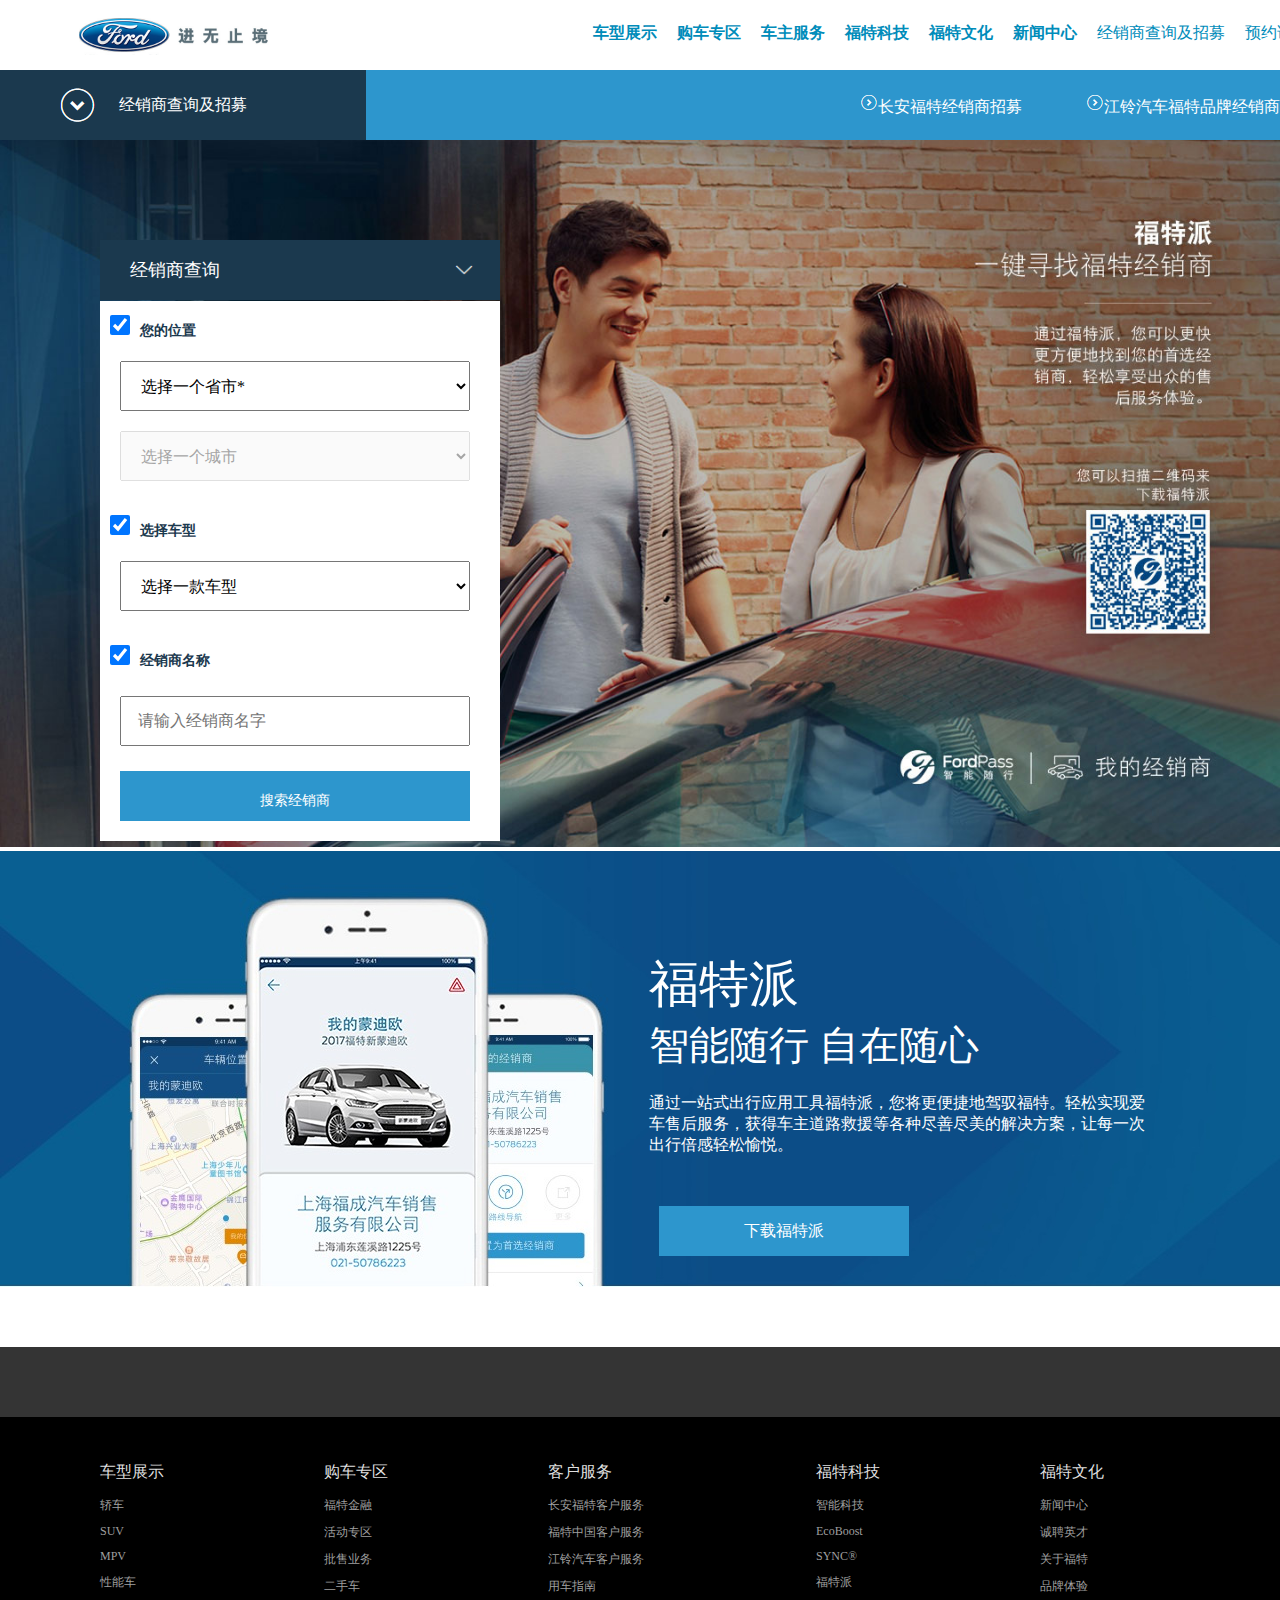
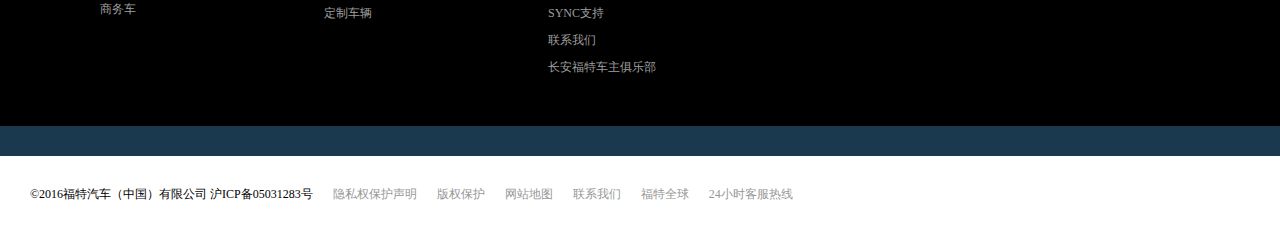
<file: public/经销商.html>
<!DOCTYPE html>
<html lang="en">

<head>
    <meta charset="UTF-8">
    <meta name="viewport" content="width=device-width, initial-scale=1.0">
    <meta http-equiv="X-UA-Compatible" content="ie=edge">
    <title>Document</title>
    <link rel="stylesheet" href="./css/cssreset-min.css">
    <link rel="stylesheet" href="./css/jingxiaoshang.css">

</head>
<script src="./js/jquery-3.2.1.js"></script>
<script>
    $(function() {
        var count = 0;
        var Cipn1_1 = 0;
        var Cipn1_2 = 0;
        var Cipn1_3 = 0;
        var sticky = document.querySelector('.c_title');
        var origOffsetY = sticky.offsetTop;

        function onScroll(e) {
            window.scrollY >= origOffsetY ? sticky.classList.add('fixed') :
                sticky.classList.remove('fixed');
        }

        document.addEventListener('scroll', onScroll);
        $('.c_left').on('click', function() {
            count++;
            if (count % 2 != 0) $('#mark_2').attr('style', 'transform:rotate(180deg)');
            else $('#mark_2').attr('style', 'transform:rotate(0deg)');
        });
        $('.control').on('click', function() {
            count++;
            if (count % 2 != 0) {
                $('#mark_4').attr('style', 'transform:rotate(180deg)');
                $('.show1').slideUp();
            } else {
                $('#mark_4').attr('style', 'transform:rotate(0deg)');
                $('.show1').slideDown();
            }
        });
        $('#ipn1_1').on('click', function() {
            Cipn1_1++;
            if (Cipn1_1 % 2 != 0) {
                $('.inp1').slideUp();
            } else {
                $('.inp1').slideDown();
            }
        });
        $('#ipn1_2').on('click', function() {
            Cipn1_2++;
            if (Cipn1_2 % 2 != 0) {
                $('.inp2').slideUp();
            } else {
                $('.inp2').slideDown();
            }
        });
        $('#ipn1_3').on('click', function() {
            Cipn1_3++;
            if (Cipn1_3 % 2 != 0) {
                $('.inp3').slideUp();
            } else {
                $('.inp3').slideDown();
            }
        });
    });
</script>

<body>
    <div class="header">
        <div class="nav">
            <img src="./img/logo.png" alt="">
            <ul>
                <li class="n_s"><a href="javascript:;">预约试驾</a></li>
                <li class="n_s"><a href="javascript:;">经销商查询及招募</a></li>
                <li><a href="javascript:;">新闻中心</a></li>
                <li><a href="javascript:;">福特文化</a></li>
                <li><a href="javascript:;">福特科技</a></li>
                <li><a href="javascript:;">车主服务</a></li>
                <li><a href="javascript:;">购车专区</a></li>
                <li><a href="javascript:;">车型展示</a></li>
            </ul>
        </div>
    </div>
    <div class="content">
        <div class="father">
            <div class="c_title">
                <a href="#" class="c_left"><img src="./img/mark_2.png" alt="" id="mark_2">经销商查询及招募</a>
                <div class="c_right">
                    <a href="#"><img src="./img/mark_3.png" alt="">长安福特经销商招募</a>
                    <a href="#"><img src="./img/mark_3.png" alt="">江铃汽车福特品牌经销商</a>
                </div>
            </div>
        </div>
        <div class="banner">
            <img src="./img/page2_banner.jpg" alt="">
            <div class="chaxun">
                <div class="control">
                    <span>经销商查询</span>
                    <img src="./img/mark_4.png" alt="" id="mark_4">
                </div>
                <div class="show1">
                    <div id="inp1">
                        <input type="checkbox" checked="checked" id="ipn1_1">您的位置
                    </div>
                    <div class="inp1">
                        <select name="" id="">
                            <option value="选择一个省市*">选择一个省市*</option>
                            <option value="北京">北京</option>
                            <option value="上海">上海</option>
                            <option value="广东">广东</option>
                            <option value="江西">江西</option>
                            <option value="浙江">浙江</option>
                            <option value="福建">福建</option>
                            <option value="广西">广西</option>
                            <option value="湖南">湖南</option>
                            <option value="湖北">湖北</option>
                            <option value="河南">河南</option>
                            <option value="河北">河北</option>
                        </select>
                        <select name="" id="" disabled="disabled">
                            <option value="选择一个城市">选择一个城市</option>
                        </select>
                    </div>
                    <div id="inp2">
                        <input type="checkbox" checked="checked" id="ipn1_2">选择车型
                    </div>
                    <div class="inp2">
                        <select name="" id="">
                            <option value="选择一款车型">选择一款车型</option>
                            <option value="全新福特福克斯">全新福特福克斯</option>
                            <option value="福特福睿斯">福特福睿斯</option>
                            <option value="福特金牛座">福特金牛座</option>
                            <option value="福特翼博">福特翼博</option>
                            <option value="福特翼虎">福特翼虎</option>
                            <option value="福特锐界">福特锐界</option>
                        </select>
                    </div>
                    <div id="inp3">
                        <input type="checkbox" checked="checked" id="ipn1_3">经销商名称
                    </div>
                    <div class="inp3">
                        <input type="text" name="" class="text" placeholder="请输入经销商名字">
                    </div>
                    <div class="c_chaxun">
                        <p>搜索经销商</p>
                    </div>
                </div>

            </div>
        </div>
    </div>
    <div class="down w">
        <div class="down_text">
            <h1>福特派</h1>
            <h2>智能随行 自在随心</h2>
            <p>通过一站式出行应用工具福特派，您将更便捷地驾驭福特。轻松实现爱车售后服务，获得车主道路救援等各种尽善尽美的解决方案，让每一次出行倍感轻松愉悦。</p>
            <a href="#">下载福特派</a>
        </div>
    </div>
    <div class="footer w">
        <div class="links">
            <dl>
                <dt><a href="">车型展示</a></dt>
                <dd><a href="">轿车</a></dd>
                <dd><a href="">SUV</a></dd>
                <dd><a href="">MPV</a></dd>
                <dd><a href="">性能车</a></dd>
                <dd><a href="">商务车</a></dd>
            </dl>
            <dl>
                <dt><a href="">购车专区</a></dt>
                <dd><a href="">福特金融</a></dd>
                <dd><a href="">活动专区</a></dd>
                <dd><a href="">批售业务</a></dd>
                <dd><a href="">二手车</a></dd>
                <dd><a href="">定制车辆</a></dd>
            </dl>
            <dl>
                <dt><a href="">客户服务</a></dt>
                <dd><a href="">长安福特客户服务</a></dd>
                <dd><a href="">福特中国客户服务</a></dd>
                <dd><a href="">江铃汽车客户服务</a></dd>
                <dd><a href="">用车指南</a></dd>
                <dd><a href="">SYNC支持</a></dd>
                <dd><a href="">联系我们</a></dd>
                <dd><a href="">长安福特车主俱乐部</a></dd>
            </dl>
            <dl>
                <dt><a href="">福特科技</a></dt>
                <dd><a href="">智能科技</a></dd>
                <dd><a href="">EcoBoost</a></dd>
                <dd><a href="">SYNC®</a></dd>
                <dd><a href="">福特派</a></dd>
            </dl>
            <dl>
                <dt><a href="">福特文化</a></dt>
                <dd><a href="">新闻中心</a></dd>
                <dd><a href="">诚聘英才</a></dd>
                <dd><a href="">关于福特</a></dd>
                <dd><a href="">品牌体验</a></dd>
            </dl>
        </div>
    </div>
    <div class="ff w">
        <ul>
            <li>©2016福特汽车（中国）有限公司 沪ICP备05031283号</li>
            <li><a class="  " href="https://www.ford.com.cn/privacy/">隐私权保护声明</a></li>
            <li><a class="  " href="https://www.ford.com.cn/copyright/">版权保护</a></li>
            <li><a class="  " href="https://www.ford.com.cn/sitemap/">网站地图</a></li>
            <li><a class="  " href="https://www.ford.com.cn/contact-us/">联系我们</a></li>
            <li><a class="  " href="http://corporate.ford.com/homepage.html">福特全球</a></li>
            <li><a class="  " href="https://www.ford.com.cn/hotline/">24小时客服热线</a></li>
        </ul>
    </div>
</body>

</html>
</file>
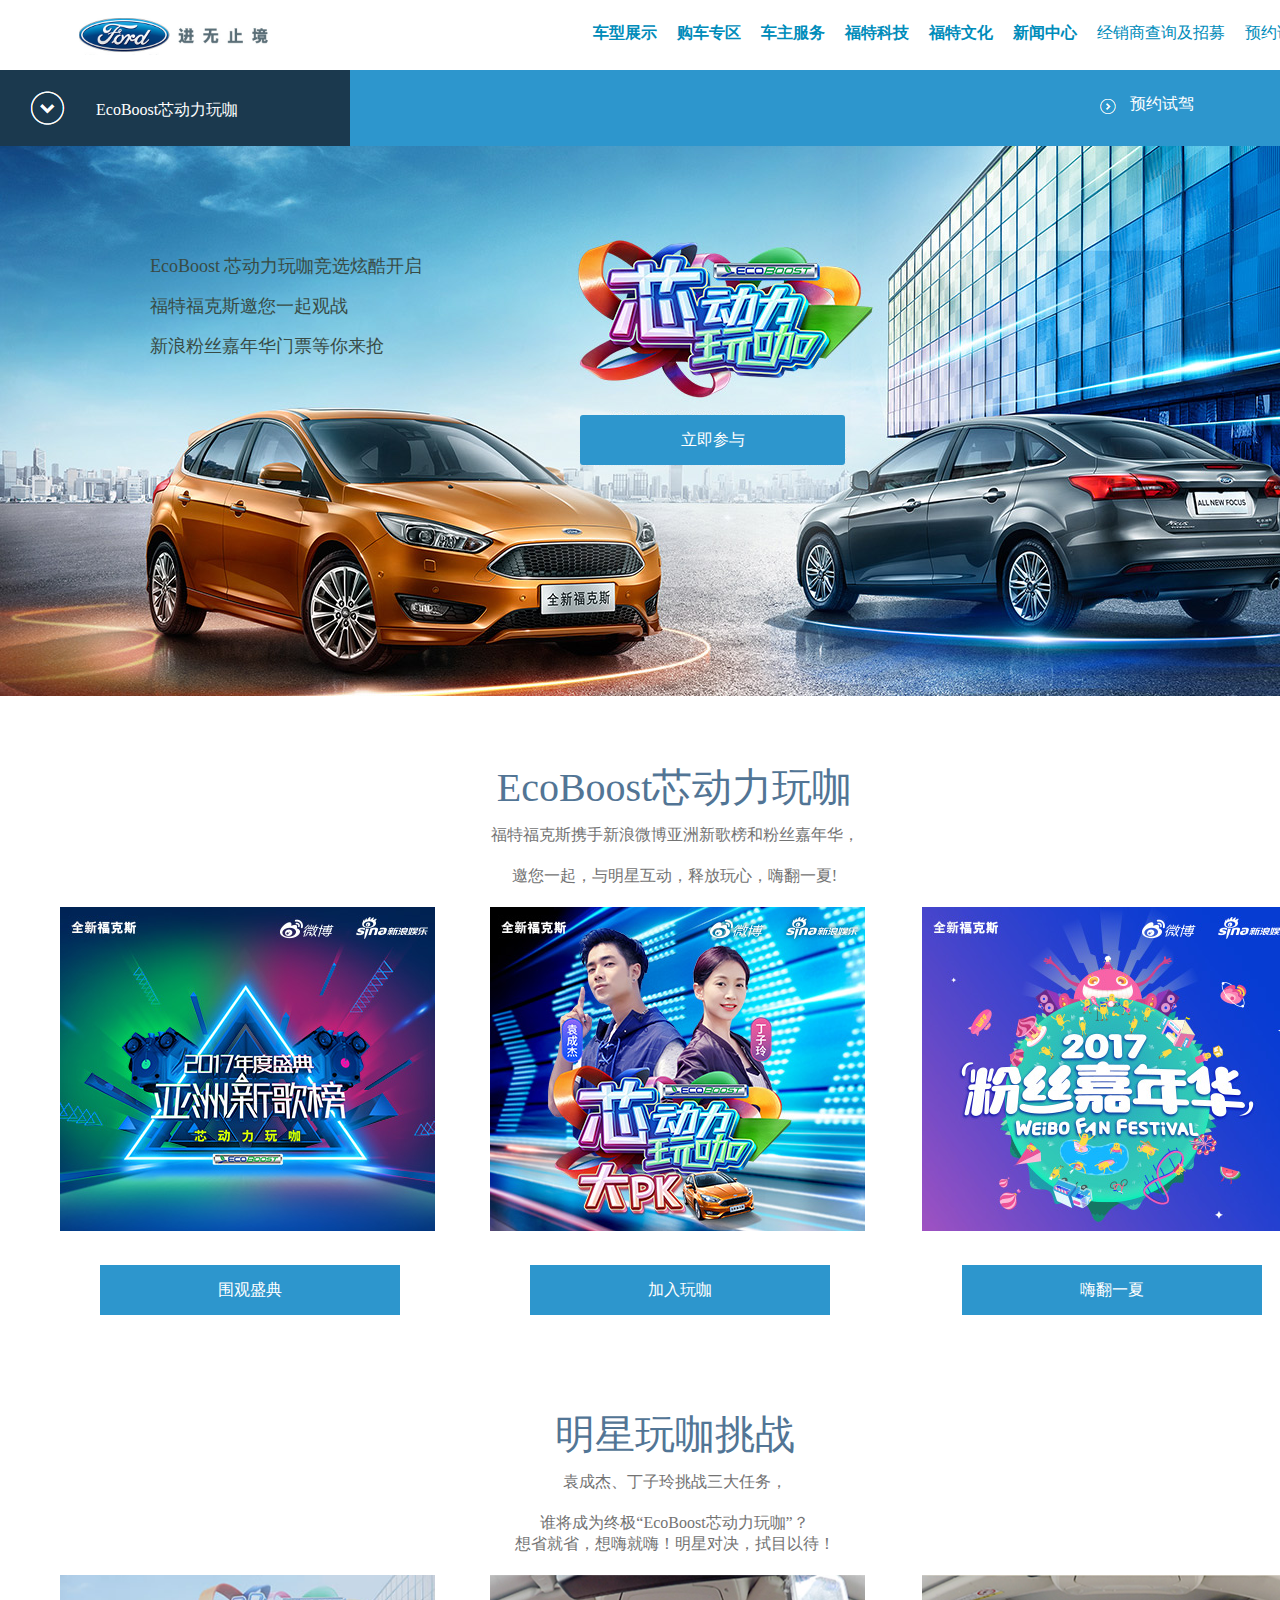
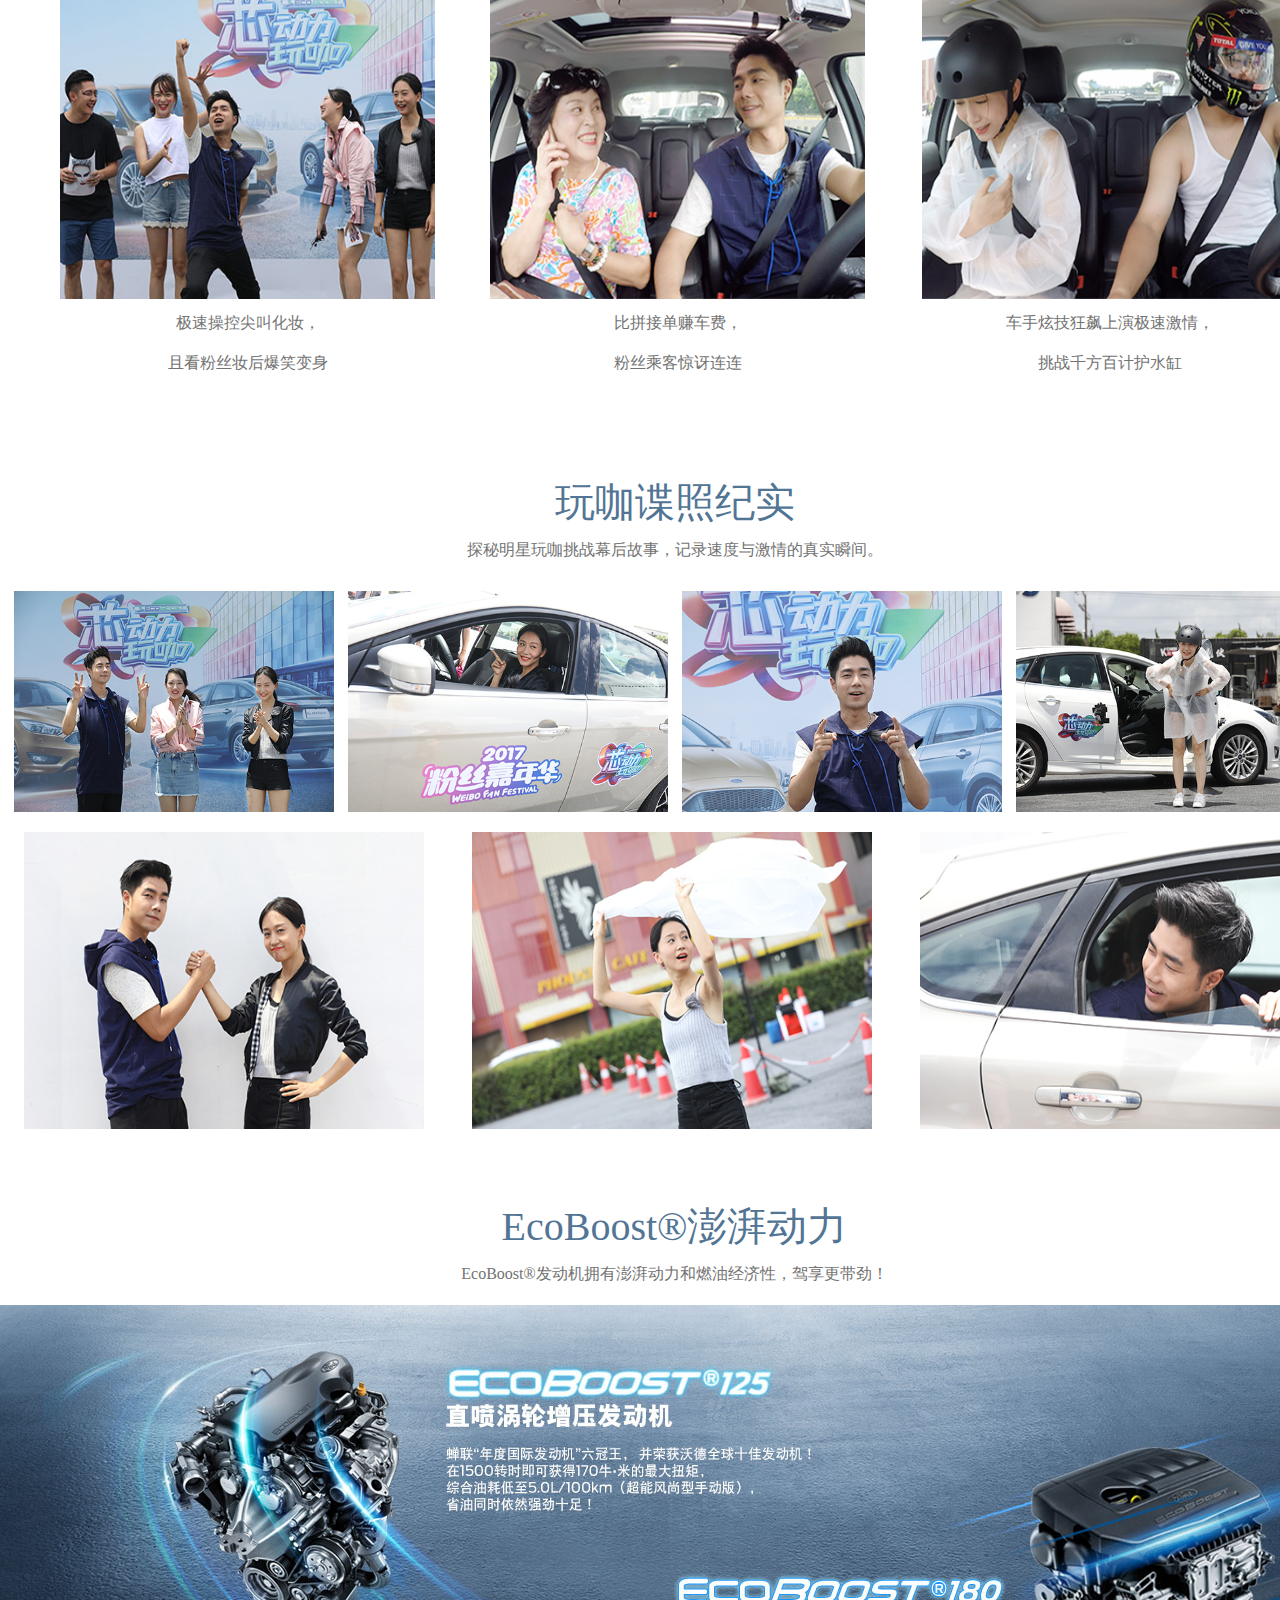
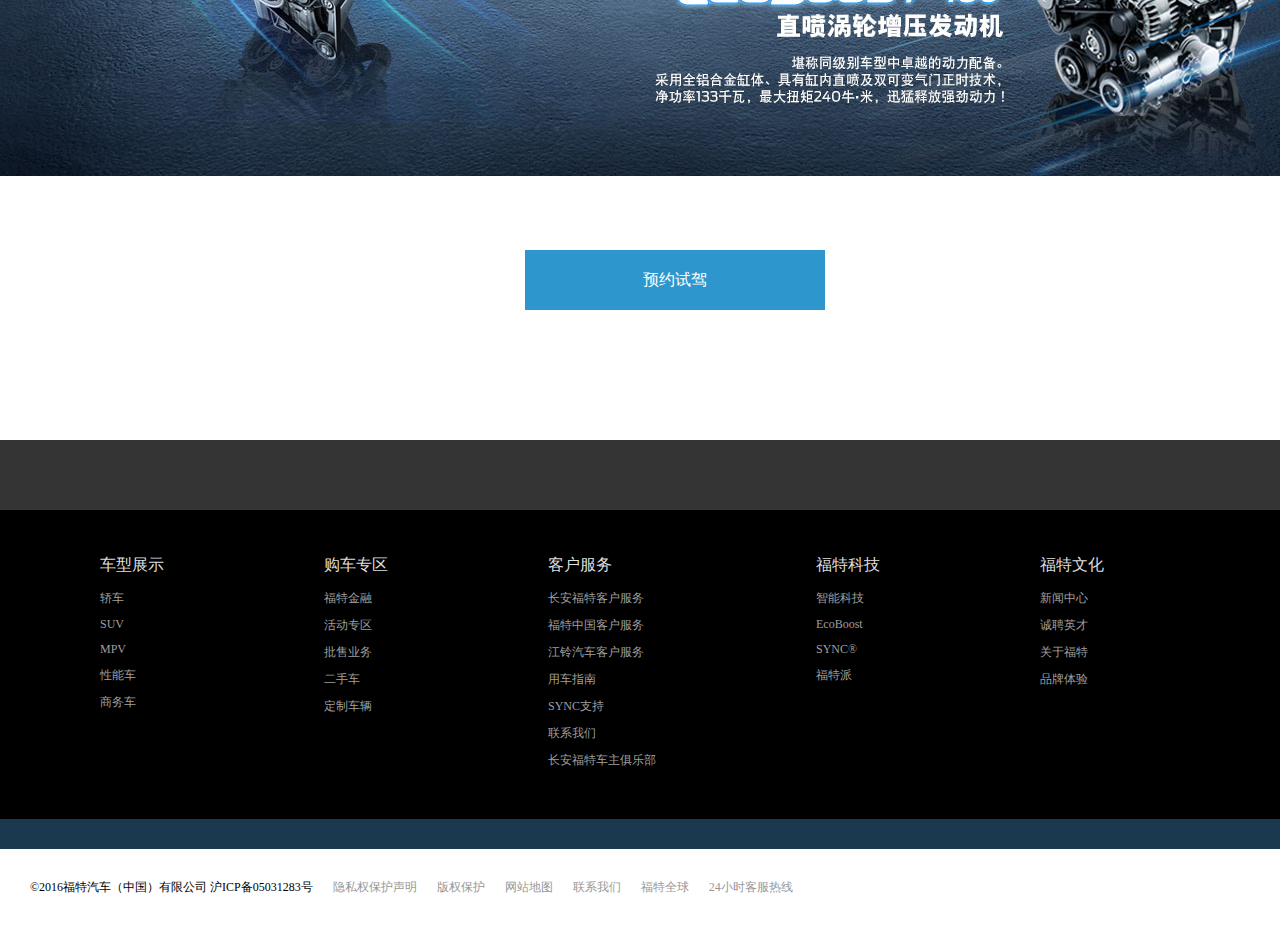
<file: public/芯动力玩咖.html>
<!DOCTYPE html>
<html lang="en">

<head>
    <meta charset="UTF-8">
    <meta name="viewport" content="width=device-width, initial-scale=1.0">
    <meta http-equiv="X-UA-Compatible" content="ie=edge">
    <title>Document</title>
    <link rel="stylesheet" href="./css/xindongli.css">
    <link rel="stylesheet" href="./css/cssreset-min.css">
</head>
<script src="./js/jquery-3.2.1.js"></script>
<script>
    $(function() {
        var count = 0;
        $('.n_left').on('click', function() {
            count++;
            if (count % 2 != 0) {
                $('#mark_2').attr('style', 'transform:rotate(180deg)');
                $('.show1').slideDown();
            } else {
                $('#mark_2').attr('style', 'transform:rotate(0deg)');
                $('.show1').slideUp();
            }
        });

    })
</script>

<body>
    <div class="header w">
        <div class="nav">
            <img src="./img/logo.png" alt="">
            <ul>
                <li class="n_s"><a href="javascript:;">预约试驾</a></li>
                <li class="n_s"><a href="javascript:;">经销商查询及招募</a></li>
                <li><a href="javascript:;">新闻中心</a></li>
                <li><a href="javascript:;">福特文化</a></li>
                <li><a href="javascript:;">福特科技</a></li>
                <li><a href="javascript:;">车主服务</a></li>
                <li><a href="javascript:;">购车专区</a></li>
                <li><a href="javascript:;">车型展示</a></li>
            </ul>
        </div>
    </div>
    <div class="h_nav w">
        <div class="n_left">
            <img src="./img/mark_2.png" alt="" id="mark_2">
            <a href="#">EcoBoost芯动力玩咖</a>
        </div>
        <div class="n_right">
            <img src="./img/mark_3.png" alt="">
            <a href="#">预约试驾</a>
        </div>
    </div>
    <div class="show1">
        <ul>
            <li><a href="#">EcoBoost芯动力玩咖</a></li>
            <li>
                <a href="#">明星玩咖挑战</a>
            </li>
            <li>
                <a href="#">玩咖谍照实记</a>
            </li>
            <li>
                <a href="#">EcoBoost®澎湃动力</a>
            </li>
        </ul>
    </div>
    <div class="banner1 w">
        <img src="./img/index_banner1.jpg" alt="">
        <div class="b1_text">
            <p>EcoBoost 芯动力玩咖竞选炫酷开启</p>
            <p>福特福克斯邀您一起观战</p>
            <p>新浪粉丝嘉年华门票等你来抢</p>
        </div>
        <a href="#">立即参与</a>
    </div>
    <div class="banner2 w">
        <div class="b2_text">
            <h1>EcoBoost芯动力玩咖</h1>
            <h2>福特福克斯携手新浪微博亚洲新歌榜和粉丝嘉年华，</h2>
            <p>邀您一起，与明星互动，释放玩心，嗨翻一夏!</p>
        </div>
        <div class="b2_photo">
            <figure class="figure1">
                <img src="./img/b2_photo1.jpeg" alt="">
                <a href="#">围观盛典</a>
            </figure>
            <figure class="figure2">
                <img src="./img/b2_photo2.jpeg" alt="">
                <a href="#">加入玩咖</a>
            </figure>
            <figure class="figure3">
                <img src="./img/b2_photo3.jpeg" alt="">
                <a href="#">嗨翻一夏</a>
            </figure>
        </div>
    </div>
    <div class="banner2 w">
        <div class="b2_text">
            <h1>明星玩咖挑战</h1>
            <h2>袁成杰、丁子玲挑战三大任务，</h2>
            <p>谁将成为终极“EcoBoost芯动力玩咖”？</p>
            <p>想省就省，想嗨就嗨！明星对决，拭目以待！</p>
        </div>
        <div class="b2_photo">
            <figure class="figure1">
                <vedio>
                    <img src="./img/b2_photo4.jpeg" alt="" width="375" height="324">
                </vedio>
                <p>极速操控尖叫化妆，</p>
                <p>且看粉丝妆后爆笑变身</p>
            </figure>
            <figure class="figure2">
                <img src="./img/b2_photo5.jpeg" alt="" width="375" height="324">
                <p>比拼接单赚车费，</p>
                <p>粉丝乘客惊讶连连</p>
            </figure>
            <figure class="figure3">
                <img src="./img/b2_photo6.jpeg" alt="" width="375" height="324">
                <p>车手炫技狂飙上演极速激情，</p>
                <p>挑战千方百计护水缸</p>
            </figure>
        </div>
    </div>
    <div class="banner3 w">
        <div class="b3_text">
            <h1>玩咖谍照纪实</h1>
            <h2>探秘明星玩咖挑战幕后故事，记录速度与激情的真实瞬间。</h2>
        </div>
        <div class="photoshow">
            <ul class="Ul1">
                <li>
                    <a href=""><img src="./img/b2_photo7.jpeg" alt=""></a>
                </li>
                <li>
                    <a href="#"><img src="./img/b2_photo8.jpeg" alt=""></a>
                </li>
                <li>
                    <a href=""><img src="./img/b2_photo9.jpeg" alt=""></a>
                </li>
                <li>
                    <a href=""><img src="./img/b2_photo10.jpeg" alt=""></a>
                </li>
            </ul>
            <ul class="Ul2">
                <li>
                    <a href="#"><img src="./img/b2_photo11.jpeg" alt=""></a>
                </li>
                <li>
                    <a href="#"><img src="./img/b2_photo12.jpeg" alt=""></a>
                </li>
                <li>
                    <a href="#"><img src="./img/b2_photo13.jpeg" alt=""></a>
                </li>
            </ul>
        </div>
    </div>
    <div class="banner4 w">
        <div class="b4_text">
            <h1>EcoBoost®澎湃动力</h1>
            <h2>EcoBoost®发动机拥有澎湃动力和燃油经济性，驾享更带劲！</h2>
        </div>
        <img src="./img/b2_photo14.jpg" alt="">
        <a href="#">预约试驾</a>
    </div>
    <div class="footer w">
        <div class="links">
            <dl>
                <dt><a href="">车型展示</a></dt>
                <dd><a href="">轿车</a></dd>
                <dd><a href="">SUV</a></dd>
                <dd><a href="">MPV</a></dd>
                <dd><a href="">性能车</a></dd>
                <dd><a href="">商务车</a></dd>
            </dl>
            <dl>
                <dt><a href="">购车专区</a></dt>
                <dd><a href="">福特金融</a></dd>
                <dd><a href="">活动专区</a></dd>
                <dd><a href="">批售业务</a></dd>
                <dd><a href="">二手车</a></dd>
                <dd><a href="">定制车辆</a></dd>
            </dl>
            <dl>
                <dt><a href="">客户服务</a></dt>
                <dd><a href="">长安福特客户服务</a></dd>
                <dd><a href="">福特中国客户服务</a></dd>
                <dd><a href="">江铃汽车客户服务</a></dd>
                <dd><a href="">用车指南</a></dd>
                <dd><a href="">SYNC支持</a></dd>
                <dd><a href="">联系我们</a></dd>
                <dd><a href="">长安福特车主俱乐部</a></dd>
            </dl>
            <dl>
                <dt><a href="">福特科技</a></dt>
                <dd><a href="">智能科技</a></dd>
                <dd><a href="">EcoBoost</a></dd>
                <dd><a href="">SYNC®</a></dd>
                <dd><a href="">福特派</a></dd>
            </dl>
            <dl>
                <dt><a href="">福特文化</a></dt>
                <dd><a href="">新闻中心</a></dd>
                <dd><a href="">诚聘英才</a></dd>
                <dd><a href="">关于福特</a></dd>
                <dd><a href="">品牌体验</a></dd>
            </dl>
        </div>
    </div>
    <div class="ff w">
        <ul>
            <li>©2016福特汽车（中国）有限公司 沪ICP备05031283号</li>
            <li><a class="  " href="https://www.ford.com.cn/privacy/">隐私权保护声明</a></li>
            <li><a class="  " href="https://www.ford.com.cn/copyright/">版权保护</a></li>
            <li><a class="  " href="https://www.ford.com.cn/sitemap/">网站地图</a></li>
            <li><a class="  " href="https://www.ford.com.cn/contact-us/">联系我们</a></li>
            <li><a class="  " href="http://corporate.ford.com/homepage.html">福特全球</a></li>
            <li><a class="  " href="https://www.ford.com.cn/hotline/">24小时客服热线</a></li>
        </ul>
    </div>
</body>

</html>
</file>
<file: public/css/index.css>
* {
  padding: 0;
  margin: 0;
  box-sizing: border-box;
}
a {
  text-decoration: none;
}
.w {
  width: 1349px;
  margin: 0 auto;
  overflow: hidden;
}
.fl {
  float: left;
}
.fr {
  float: right;
}
.header {
  width: 1349px;
  margin: 0 auto;
  overflow: hidden;
}
.header .nav {
  overflow: hidden;
}
.header .nav img {
  float: left;
  padding-left: 50px;
}
.header .nav ul {
  float: right;
  padding-right: 30px;
  position: relative;
}
.header .nav ul li {
  float: left;
  margin: 10px;
  line-height: 45px;
  font-weight: bold;
}
.header .nav ul li a {
  display: block;
  height: 50px;
  color: #008CBA;
}
.header .nav ul li a:hover {
  color: #1B394E;
}
.header .nav ul .n_s {
  font-weight: normal;
}
.header .nav .tabs {
  position: absolute;
  width: 1349px;
  top: 70px;
  border-top: 1px solid #DBDBDB;
  display: none;
  z-index: 999;
}
.header .nav .Div1 {
  background-color: #fff;
}
.header .nav .Div1 img {
  width: 1349px;
  padding-left: 0;
  cursor: pointer;
}
.header .nav .Div1 .category-links-column {
  padding-top: 260px;
  text-align: center;
}
.header .nav .Div1 .category-links-column p {
  width: 300px;
  height: 50px;
  background-color: #5EB6D3;
  margin: 30px 550px;
  line-height: 50px;
  cursor: pointer;
}
.header .nav .Div1 .category-links-column p:hover {
  background-color: #fff;
  border: 1px solid #008CBA;
}
.header .nav .Div1 .category-links-column p:hover a {
  color: #008CBA;
}
.header .nav .Div2 {
  background-color: #fff;
  overflow: hidden;
}
.header .nav .Div2 .text2 {
  padding-top: 20px;
  padding-left: 20px;
  margin: 0px 10px;
  width: 310px;
  float: left;
  height: 300px;
}
.header .nav .Div2 .text2 h3 {
  font-size: 24px;
  border-bottom: 1px solid #DBDBDB;
  padding-bottom: 10px;
  color: #616161;
}
.header .nav .Div2 .text2 p {
  line-height: 30px;
  padding-top: 10px;
}
.header .nav .Div2 .text2 p a {
  color: #5EB6D3;
}
.header .nav .Div3 {
  background-color: #fff;
  overflow: hidden;
}
.header .nav .Div3 .text3 {
  padding-top: 20px;
  padding-left: 20px;
  margin: 0px 10px;
  width: 310px;
  float: left;
  height: 350px;
}
.header .nav .Div3 .text3 h3 {
  font-size: 24px;
  border-bottom: 1px solid #DBDBDB;
  padding-bottom: 10px;
  color: #616161;
}
.header .nav .Div3 .text3 p {
  line-height: 30px;
  padding-top: 10px;
}
.header .nav .Div3 .text3 p a {
  color: #5EB6D3;
}
.header .nav .Div3 .text3 .category-links-column {
  float: left;
}
.header .nav .Div3 .long {
  width: 620px;
}
.header .nav .Div3 .long .category-links-column {
  margin-right: 200px;
}
.header .nav .Div4,
.header .nav .Div6 {
  background-color: #fff;
  overflow: hidden;
}
.header .nav .Div4 .text4,
.header .nav .Div6 .text4,
.header .nav .Div4 .text6,
.header .nav .Div6 .text6 {
  padding-top: 20px;
  padding-left: 20px;
  margin: 0px 10px;
  width: 310px;
  float: left;
  height: 300px;
}
.header .nav .Div4 .text4 h3,
.header .nav .Div6 .text4 h3,
.header .nav .Div4 .text6 h3,
.header .nav .Div6 .text6 h3 {
  font-size: 24px;
  border-bottom: 1px solid #DBDBDB;
  padding-bottom: 10px;
  color: #616161;
}
.header .nav .Div4 .text4 p,
.header .nav .Div6 .text4 p,
.header .nav .Div4 .text6 p,
.header .nav .Div6 .text6 p {
  line-height: 30px;
  padding-top: 10px;
}
.header .nav .Div4 .text4 p a,
.header .nav .Div6 .text4 p a,
.header .nav .Div4 .text6 p a,
.header .nav .Div6 .text6 p a {
  color: #5EB6D3;
}
.header .nav .Div5 {
  background-color: #fff;
  overflow: hidden;
}
.header .nav .Div5 .text5 {
  padding-top: 20px;
  padding-left: 20px;
  margin: 0px 10px;
  width: 310px;
  float: left;
  height: 300px;
}
.header .nav .Div5 .text5 h3 {
  font-size: 24px;
  border-bottom: 1px solid #DBDBDB;
  padding-bottom: 10px;
  color: #616161;
}
.header .nav .Div5 .text5 p {
  line-height: 30px;
  padding-top: 10px;
}
.header .nav .Div5 .text5 p a {
  color: #5EB6D3;
}
.header .nav .show {
  display: block;
}
.header .nav .activ {
  color: #1B394E;
}
.slider {
  position: relative;
  width: 1349px;
  margin: 0 auto;
  overflow: hidden;
  height: 515px;
}
.slider .banner {
  position: absolute;
  width: 5396px;
}
.slider .banner img {
  width: 1349px;
}
.slider .banner p {
  display: block;
  float: left;
  position: relative;
}
.slider .banner p i {
  position: absolute;
  top: 20px;
  left: 10px;
  font-style: normal;
  font-size: 50px;
  color: #fff;
  font-weight: bold;
}
.slider .banner p b {
  position: absolute;
  top: 90px;
  left: 10px;
  width: 600px;
  font-style: normal;
  font-size: 40px;
  color: #fff;
}
.slider .banner p s {
  position: absolute;
  top: 240px;
  left: 30px;
  font-style: normal;
  text-decoration: none;
  font-size: 24px;
  color: #fff;
  display: block;
  height: 50px;
  width: 200px;
  background-color: #2D96CD;
  line-height: 50px;
  text-align: center;
  cursor: pointer;
}
.slider .banner p s:hover {
  background-color: #fff;
  color: #2D96CD;
}
.slider .banner_left,
.slider .banner_right {
  position: absolute;
  right: 0px;
  top: 240px;
  width: 0px;
  height: 50px;
  line-height: 40px;
  text-align: center;
  font-size: 30px;
  background-color: #2D96CD;
  color: #fff;
}
.slider .banner_left:hover,
.slider .banner_right:hover {
  background-color: #fff;
  color: #2D96CD;
}
.slider .banner_right {
  top: 290px;
  background-color: #000;
  opacity: 0.7;
}
.container {
  padding-top: 70px;
  position: relative;
}
.container .text {
  float: left;
  text-align: center;
  position: absolute;
  top: 60px;
  left: 475px;
}
.container .text h2 {
  font-size: 40px;
  color: #616161;
  margin-bottom: 20px;
  font-family: "宋体";
}
.container .text p {
  font-size: 20px;
  color: #737373;
  margin-bottom: 20px;
}
.container .text span {
  display: block;
  width: 200px;
  height: 50px;
  margin-left: 162px;
  background-color: #2D96CD;
  font-size: 20px;
  line-height: 50px;
  color: #fff;
  border-radius: 3px;
}
.container .text span:hover {
  background-color: #fff;
  color: #2D96CD;
  border: 1px solid #1B394E;
}
.container .text img {
  padding-top: -400px;
}
.container .show1 {
  background-image: url(../img/car_photo3.jpg);
  overflow: hidden;
  height: 328px;
  text-align: center;
  color: #fff;
}
.container .show1 p {
  padding-top: 80px;
  font-size: 30px;
  margin-bottom: 20px;
}
.container .show1 a {
  color: #fff;
}
.container .show1 span {
  display: block;
  line-height: 60px;
  height: 60px;
  width: 200px;
  background-color: #2D96CD;
  margin-left: 582px;
  border-radius: 3px;
}
.container .show1 span:hover {
  background-color: #fff;
  color: #4B6273;
}
.container .show2 {
  padding-top: 50px;
  text-align: center;
  background-color: #F3F3F3;
  padding-bottom: 60px;
}
.container .show2 p {
  line-height: 50px;
  font-size: 40px;
  color: #616161;
}
.container .show2 span {
  line-height: 40px;
  color: #616161;
}
.container .show2 select {
  width: 200px;
  color: #2D96CD;
  height: 40px;
  text-indent: 1em;
}
.container .show2 .search {
  margin-top: 60px;
  display: block;
  width: 300px;
  height: 40px;
  background-color: #2D96CD;
  color: #fff;
  border-radius: 2px;
  margin-left: 540px;
  cursor: pointer;
}
.car .car_text {
  float: left;
  line-height: 302px;
  font-size: 44px;
  color: #4B6273;
  width: 1009px;
  text-align: center;
}
.car ul li {
  float: left;
  margin-bottom: -4px;
  width: 340px;
  height: 302px;
  position: relative;
  overflow: hidden;
}
.car ul li img {
  width: 340px;
  transition: all 1s;
}
.car ul li img:hover {
  transform: scale(1.1);
}
.car ul li .super {
  width: 669px;
  height: 604px;
}
.car ul li .super:hover {
  width: 680px;
}
.car ul li span {
  position: absolute;
  bottom: 0;
  text-indent: 1em;
  display: block;
  color: #fff;
  width: 340px;
  height: 50px;
  line-height: 50px;
  background-color: rgba(0, 0, 0, 0.6);
}
.car ul li .super1 {
  width: 669px;
}
.car ul .big {
  width: 669px;
  height: 604px;
}
.down {
  position: relative;
  background-image: url(../img/index_banner5.jpg);
  height: 436px;
}
.down .down_text {
  position: absolute;
  right: 200px;
  top: 100px;
  width: 500px;
  color: #fff;
}
.down .down_text h1 {
  font-size: 50px;
}
.down .down_text h2 {
  font-size: 40px;
  margin-bottom: 20px;
}
.down .down_text a {
  display: block;
  width: 250px;
  height: 50px;
  margin-top: 50px;
  margin-left: 10px;
  line-height: 50px;
  color: #fff;
  text-align: center;
  background-color: #2D96CD;
}
.down .down_text a:hover {
  background-color: #fff;
  color: #2D96CD;
}
.footer {
  margin-top: 60px;
  border-top: 70px solid #343434;
  border-bottom: 30px solid #1B394E;
  background-color: #000;
}
.footer .links {
  padding: 20px;
  float: left;
}
.footer .links dl {
  float: left;
  margin: 20px 80px;
  font-size: 12px;
}
.footer .links dl a {
  color: #9F9F9F;
}
.footer .links dl dt {
  font-size: 16px;
  line-height: 30px;
  margin-bottom: 10px;
}
.footer .links dl dt a {
  color: #DFDFDF;
}
.footer .links dl dd {
  margin: 10px 0;
}
.ff {
  margin: 20px 0;
}
.ff ul {
  float: left;
  padding-left: 20px;
}
.ff ul li {
  float: left;
  margin: 10px;
  font-size: 12px;
}
.ff ul li a {
  color: #979797;
}
</file>
<file: public/css/text.css>
* {
  padding: 0;
  margin: 0;
  box-sizing: border-box;
}
a {
  text-decoration: none;
  color: #fff;
}
.fixed {
  position: fixed;
  top: 0;
}
.w {
  width: 1349px;
  margin: 0 auto;
  overflow: hidden;
}
.fl {
  float: left;
}
.fr {
  float: right;
}
.header {
  width: 1349px;
  margin: 0 auto;
  overflow: hidden;
}
.header .nav {
  overflow: hidden;
}
.header .nav img {
  float: left;
  padding-left: 50px;
}
.header .nav ul {
  float: right;
  padding-right: 30px;
  position: relative;
}
.header .nav ul li {
  float: left;
  margin: 10px;
  line-height: 45px;
  font-weight: bold;
}
.header .nav ul li a {
  display: block;
  height: 50px;
  color: #008CBA;
}
.header .nav ul li a:hover {
  color: #1B394E;
}
.header .nav ul .n_s {
  font-weight: normal;
}
.header .nav .tabs {
  position: absolute;
  width: 1349px;
  top: 70px;
  border-top: 1px solid #DBDBDB;
  display: none;
}
.header .nav .Div1 img {
  width: 1349px;
  padding-left: 0;
  cursor: pointer;
}
.header .nav .Div1 .category-links-column {
  padding-top: 260px;
  text-align: center;
}
.header .nav .Div1 .category-links-column p {
  width: 300px;
  height: 50px;
  background-color: #5EB6D3;
  margin: 30px 550px;
  line-height: 50px;
  cursor: pointer;
}
.header .nav .Div1 .category-links-column p:hover {
  background-color: #fff;
  border: 1px solid #008CBA;
}
.header .nav .Div1 .category-links-column p:hover a {
  color: #008CBA;
}
.header .nav .Div2 {
  overflow: hidden;
}
.header .nav .Div2 .text2 {
  padding-top: 20px;
  padding-left: 20px;
  margin: 0px 10px;
  width: 310px;
  float: left;
  height: 300px;
}
.header .nav .Div2 .text2 h3 {
  font-size: 24px;
  border-bottom: 1px solid #DBDBDB;
  padding-bottom: 10px;
  color: #616161;
}
.header .nav .Div2 .text2 p {
  line-height: 30px;
  padding-top: 10px;
}
.header .nav .Div2 .text2 p a {
  color: #5EB6D3;
}
.header .nav .Div3 {
  overflow: hidden;
}
.header .nav .Div3 .text3 {
  padding-top: 20px;
  padding-left: 20px;
  margin: 0px 10px;
  width: 310px;
  float: left;
  height: 350px;
}
.header .nav .Div3 .text3 h3 {
  font-size: 24px;
  border-bottom: 1px solid #DBDBDB;
  padding-bottom: 10px;
  color: #616161;
}
.header .nav .Div3 .text3 p {
  line-height: 30px;
  padding-top: 10px;
}
.header .nav .Div3 .text3 p a {
  color: #5EB6D3;
}
.header .nav .Div3 .text3 .category-links-column {
  float: left;
}
.header .nav .Div3 .long {
  width: 620px;
}
.header .nav .Div3 .long .category-links-column {
  margin-right: 200px;
}
.header .nav .Div4,
.header .nav .Div6 {
  overflow: hidden;
}
.header .nav .Div4 .text4,
.header .nav .Div6 .text4,
.header .nav .Div4 .text6,
.header .nav .Div6 .text6 {
  padding-top: 20px;
  padding-left: 20px;
  margin: 0px 10px;
  width: 310px;
  float: left;
  height: 300px;
}
.header .nav .Div4 .text4 h3,
.header .nav .Div6 .text4 h3,
.header .nav .Div4 .text6 h3,
.header .nav .Div6 .text6 h3 {
  font-size: 24px;
  border-bottom: 1px solid #DBDBDB;
  padding-bottom: 10px;
  color: #616161;
}
.header .nav .Div4 .text4 p,
.header .nav .Div6 .text4 p,
.header .nav .Div4 .text6 p,
.header .nav .Div6 .text6 p {
  line-height: 30px;
  padding-top: 10px;
}
.header .nav .Div4 .text4 p a,
.header .nav .Div6 .text4 p a,
.header .nav .Div4 .text6 p a,
.header .nav .Div6 .text6 p a {
  color: #5EB6D3;
}
.header .nav .Div5 {
  overflow: hidden;
}
.header .nav .Div5 .text5 {
  padding-top: 20px;
  padding-left: 20px;
  margin: 0px 10px;
  width: 310px;
  float: left;
  height: 300px;
}
.header .nav .Div5 .text5 h3 {
  font-size: 24px;
  border-bottom: 1px solid #DBDBDB;
  padding-bottom: 10px;
  color: #616161;
}
.header .nav .Div5 .text5 p {
  line-height: 30px;
  padding-top: 10px;
}
.header .nav .Div5 .text5 p a {
  color: #5EB6D3;
}
.header .nav .show {
  display: block;
}
.header .nav .activ {
  color: #1B394E;
}
</file>
<file: public/css/quanxichexing.css>
* {
  padding: 0;
  margin: 0;
  box-sizing: border-box;
}
a {
  text-decoration: none;
  color: #fff;
}
.fixed {
  position: fixed;
  top: 0;
}
.w {
  width: 1349px;
  margin: 0 auto;
  overflow: hidden;
}
.fl {
  float: left;
}
.fr {
  float: right;
}
.header {
  width: 1349px;
  margin: 0 auto;
  overflow: hidden;
}
.header img {
  float: left;
  padding-left: 50px;
}
.header ul {
  float: right;
  padding-right: 30px;
}
.header ul li {
  float: right;
  margin: 10px;
  line-height: 45px;
  font-weight: bold;
}
.header ul li a {
  display: block;
  height: 50px;
  color: #008CBA;
}
.header ul li a:hover {
  color: #1B394E;
}
.header ul .n_s {
  font-weight: normal;
}
.content {
  width: 100%;
  margin-top: 20px;
}
.content .container {
  width: 1349px;
  margin: 0 auto;
  overflow: hidden;
}
.content .container h1 {
  font-size: 50px;
  color: #616161;
  float: left;
  width: 1369px;
  padding-left: 20px;
}
.content .container p {
  font-size: 35px;
  color: #616161;
  padding: 40px 10px 10px 50px;
}
.content .container .car,
.content .container .car2,
.content .container .car3,
.content .container .car4,
.content .container .car5 {
  float: left;
  padding-top: 40px;
  padding-left: 40px;
  position: relative;
}
.content .container .car .show,
.content .container .car2 .show,
.content .container .car3 .show,
.content .container .car4 .show,
.content .container .car5 .show {
  width: 300px;
}
.content .container .car .car_show,
.content .container .car2 .car_show,
.content .container .car3 .car_show,
.content .container .car4 .car_show,
.content .container .car5 .car_show {
  background-color: #fff;
}
.content .container .car .car_show:hover,
.content .container .car2 .car_show:hover,
.content .container .car3 .car_show:hover,
.content .container .car4 .car_show:hover,
.content .container .car5 .car_show:hover {
  border: 1px solid #2D96CD;
}
.content .container .car .car_show h2,
.content .container .car2 .car_show h2,
.content .container .car3 .car_show h2,
.content .container .car4 .car_show h2,
.content .container .car5 .car_show h2 {
  margin-left: 15px;
  color: #008CBA;
  font-weight: bold;
  font-size: 20px;
  width: 240px;
  margin-top: 15px;
  line-height: 40px;
  padding-bottom: 5px;
  border-bottom: 1px solid #B3B3B3;
}
.content .container .car .car_show h3,
.content .container .car2 .car_show h3,
.content .container .car3 .car_show h3,
.content .container .car4 .car_show h3,
.content .container .car5 .car_show h3 {
  margin-left: 15px;
  color: #979797;
  padding-top: 10px;
}
.content .container .car .car_show h4,
.content .container .car2 .car_show h4,
.content .container .car3 .car_show h4,
.content .container .car4 .car_show h4,
.content .container .car5 .car_show h4 {
  width: 240px;
  line-height: 40px;
  background-color: #2D96CD;
  color: #fff;
  margin: 15px 0;
  margin-left: 15px;
  text-align: center;
  display: none;
}
.content .container .car .car_show h4:hover,
.content .container .car2 .car_show h4:hover,
.content .container .car3 .car_show h4:hover,
.content .container .car4 .car_show h4:hover,
.content .container .car5 .car_show h4:hover {
  background-color: #fff;
  color: #008CBA;
  border: 1px solid #008CBA;
  cursor: pointer;
}
.footer {
  margin-top: 2800px;
  border-top: 70px solid #343434;
  border-bottom: 30px solid #1B394E;
  background-color: #000;
}
.footer .links {
  padding: 20px;
  float: left;
}
.footer .links dl {
  float: left;
  margin: 20px 80px;
  font-size: 12px;
}
.footer .links dl a {
  color: #9F9F9F;
}
.footer .links dl dt {
  font-size: 16px;
  line-height: 30px;
  margin-bottom: 10px;
}
.footer .links dl dt a {
  color: #DFDFDF;
}
.footer .links dl dd {
  margin: 10px 0;
}
.ff {
  margin: 20px 0;
}
.ff ul {
  float: left;
  padding-left: 20px;
}
.ff ul li {
  float: left;
  margin: 10px;
  font-size: 12px;
}
.ff ul li a {
  color: #979797;
}
</file>
<file: public/css/quanxinyouhui.css>
* {
  padding: 0;
  margin: 0;
  box-sizing: border-box;
}
a {
  text-decoration: none;
  color: #fff;
}
.fixed {
  position: fixed;
  top: 0;
}
.w {
  width: 1349px;
  margin: 0 auto;
  overflow: hidden;
}
.fl {
  float: left;
}
.fr {
  float: right;
}
.header {
  width: 1349px;
  margin: 0 auto;
  overflow: hidden;
}
.header img {
  float: left;
  padding-left: 50px;
}
.header ul {
  float: right;
  padding-right: 30px;
}
.header ul li {
  float: right;
  margin: 10px;
  line-height: 45px;
  font-weight: bold;
}
.header ul li a {
  display: block;
  height: 50px;
  color: #008CBA;
}
.header ul li a:hover {
  color: #1B394E;
}
.header ul .n_s {
  font-weight: normal;
}
.h_nav {
  background-color: #2D96CD;
  cursor: pointer;
  position: sticky;
  top: 0;
  z-index: 3;
}
.h_nav .n_left {
  float: left;
  width: 350px;
  background-color: #1B394E;
}
.h_nav .n_left img {
  float: left;
  padding: 20px 30px;
}
.h_nav .n_left a {
  float: left;
  padding-top: 30px;
}
.h_nav .n_right {
  float: right;
  width: 450px;
  margin-right: 100px;
}
.h_nav .n_right img {
  float: left;
  padding-top: 28px;
  margin-left: 30px;
}
.h_nav .n_right a {
  float: left;
  padding-top: 24px;
  margin-left: 13px;
}
.slider {
  text-align: center;
  position: relative;
  width: 1349px;
  margin: 0 auto;
  overflow: hidden;
  height: 722px;
}
.slider .huodong {
  margin: 30px;
  line-height: 100px;
  font-size: 50px;
  color: #1B3974;
}
.slider .banner {
  position: absolute;
  width: 2698px;
}
.slider .banner img {
  width: 1349px;
}
.slider .banner p {
  display: block;
  float: left;
  position: relative;
}
.slider .banner p s {
  position: absolute;
  top: 300px;
  left: 30px;
  font-style: normal;
  text-decoration: none;
  font-size: 24px;
  color: #fff;
  display: block;
  height: 50px;
  width: 200px;
  background-color: #2D96CD;
  line-height: 50px;
  text-align: center;
  cursor: pointer;
}
.slider .banner p s:hover {
  background-color: #fff;
  color: #2D96CD;
}
.slider .banner_left,
.slider .banner_right {
  position: absolute;
  right: 0px;
  top: 240px;
  width: 0px;
  height: 50px;
  line-height: 40px;
  text-align: center;
  font-size: 30px;
  background-color: #2D96CD;
  color: #fff;
  cursor: pointer;
}
.slider .banner_left:hover,
.slider .banner_right:hover {
  background-color: #fff;
  color: #2D96CD;
}
.slider .banner_right {
  top: 290px;
  background-color: #000;
  opacity: 0.7;
}
.footer {
  margin-top: 60px;
  border-top: 70px solid #343434;
  border-bottom: 30px solid #1B394E;
  background-color: #000;
}
.footer .links {
  padding: 20px;
  float: left;
}
.footer .links dl {
  float: left;
  margin: 20px 80px;
  font-size: 12px;
}
.footer .links dl a {
  color: #9F9F9F;
}
.footer .links dl dt {
  font-size: 16px;
  line-height: 30px;
  margin-bottom: 10px;
}
.footer .links dl dt a {
  color: #DFDFDF;
}
.footer .links dl dd {
  margin: 10px 0;
}
.ff {
  margin: 20px 0;
}
.ff ul {
  float: left;
  padding-left: 20px;
}
.ff ul li {
  float: left;
  margin: 10px;
  font-size: 12px;
}
.ff ul li a {
  color: #979797;
}
</file>
<file: public/css/fttxz.css>
* {
  padding: 0;
  margin: 0;
  box-sizing: border-box;
}
a {
  text-decoration: none;
  color: #fff;
}
.fixed {
  position: fixed;
  top: 0;
}
.w {
  width: 1349px;
  margin: 0 auto;
  overflow: hidden;
}
.fl {
  float: left;
}
.fr {
  float: right;
}
.header {
  width: 1349px;
  margin: 0 auto;
  overflow: hidden;
}
.header img {
  float: left;
  padding-left: 50px;
}
.header ul {
  float: right;
  padding-right: 30px;
}
.header ul li {
  float: right;
  margin: 10px;
  line-height: 45px;
  font-weight: bold;
}
.header ul li a {
  display: block;
  height: 50px;
  color: #008CBA;
}
.header ul li a:hover {
  color: #1B394E;
}
.header ul .n_s {
  font-weight: normal;
}
.h_nav {
  background-color: #2D96CD;
  cursor: pointer;
  position: sticky;
  top: 0;
  z-index: 3;
}
.h_nav .n_left {
  float: left;
  width: 350px;
  background-color: #1B394E;
}
.h_nav .n_left img {
  float: left;
  padding: 20px 30px;
}
.h_nav .n_left a {
  float: left;
  padding-top: 30px;
}
.h_nav .n_right {
  float: right;
  width: 450px;
  margin-right: 100px;
}
.h_nav .n_right img {
  float: left;
  padding-top: 28px;
  margin-left: 30px;
}
.h_nav .n_right a {
  float: left;
  padding-top: 24px;
  margin-left: 13px;
}
.show1 {
  float: left;
  width: 350px;
  position: fixed;
  left: 0;
  top: 146px;
  display: none;
  z-index: 2;
  background-color: #fff;
}
.show1 ul {
  float: right;
}
.show1 ul li {
  border-bottom: 1px solid #E0E0E0;
  margin: 10px;
  line-height: 30px;
  width: 200px;
}
.show1 ul li a {
  color: #47A6DE;
}
.show1 ul li a:hover {
  color: #527595;
}
.slider .home-hero {
  width: 1349px;
  height: 470px;
  position: absolute;
  overflow: hidden;
}
.slider .home-hero #home-hero-slider {
  float: left;
  width: 4047px;
  position: absolute;
}
.slider .home-hero #home-hero-slider a {
  float: left;
  position: relative;
}
.slider .home-hero #home-hero-slider a h2 {
  color: #fff;
  font-size: 40px;
  position: absolute;
  top: 60px;
  left: 100px;
}
.slider .home-hero #home-hero-slider a h3 {
  position: absolute;
  top: 120px;
  left: 100px;
  font-size: 30px;
}
.slider .home-hero #home-hero-slider a p {
  position: absolute;
  top: 200px;
  left: 100px;
  background-color: #008CBA;
  color: #fff;
  width: 200px;
  height: 50px;
  text-align: center;
  line-height: 50px;
  cursor: pointer;
}
.slider .home-hero #home-hero-slider a p:hover {
  color: #008CBA;
  background-color: #fff;
  border: 1px solid #008CBA;
}
.slider .home-hero .but1 {
  width: 100px;
  text-align: center;
  position: absolute;
  top: 440px;
  left: 660px;
}
.slider .home-hero .but1 span {
  float: left;
  background-color: #fff;
  width: 20px;
  height: 20px;
  border-radius: 50%;
  margin-left: 10px;
  cursor: pointer;
}
.slider .home-hero .but1 .on {
  background-color: #fff;
  opacity: 0.4;
  border: 2px solid #2D96CD;
}
.slider .home-hero .arr1,
.slider .home-hero .arr2 {
  position: absolute;
  right: 0px;
  top: 240px;
  width: 0px;
  height: 50px;
  line-height: 40px;
  cursor: pointer;
  text-align: center;
  font-size: 30px;
  background-color: #2D96CD;
  color: #fff;
}
.slider .home-hero .arr1:hover,
.slider .home-hero .arr2:hover {
  background-color: #fff;
  color: #2D96CD;
}
.slider .home-hero .arr2 {
  top: 290px;
  background-color: #000;
  opacity: 0.7;
}
.floor1 {
  padding-top: 467px;
}
.floor1 ul {
  float: left;
}
.floor1 ul li {
  float: left;
  width: 337px;
  height: 200px;
  border-right: 1px  solid #D7D7D7;
  border-bottom: 1px solid #D7D7D7;
}
.floor1 ul li p {
  padding-left: 50px;
  padding-top: 50px;
  font-size: 26px;
}
.floor1 ul li span {
  padding-left: 50px;
  line-height: 30px;
  font-size: 20px;
}
.floor1 ul li:first-child {
  border-right: none;
}
.floor1 ul li:last-child {
  border-right: none;
}
.floor2 p {
  font-size: 50px;
  float: left;
  width: 1349px;
  text-align: center;
  color: #6F6F6F;
  padding: 20px 0;
}
.floor2 .f2_left {
  float: left;
  width: 679px;
  height: 606px;
  overflow: hidden;
}
.floor2 .f2_left img:hover {
  transform: scale(1.1);
}
.floor2 .f2_left a {
  position: relative;
}
.floor2 .f2_left p {
  position: absolute;
  bottom: 5px;
  width: 679px;
  line-height: 20px;
  font-size: 20px;
  background-color: #000;
  opacity: 0.6;
  text-align: center;
}
.floor2 .f2_right {
  float: left;
  width: 670px;
  height: 606px;
}
.floor2 .f2_right ul li {
  float: left;
  width: 335px;
  height: 303px;
  overflow: hidden;
}
.floor2 .f2_right ul li img:hover {
  transform: scale(1.1);
}
.floor2 .f2_right ul li a {
  position: relative;
}
.floor2 .f2_right ul li p {
  position: absolute;
  bottom: 5px;
  width: 335px;
  line-height: 20px;
  font-size: 20px;
  background-color: #000;
  opacity: 0.6;
  text-align: center;
}
.floor2 .f2_right ul li span {
  display: block;
  width: 335px;
  height: 324px;
  position: absolute;
  bottom: 0;
  background-color: #000;
  opacity: 0.6;
  text-align: center;
  line-height: 324px;
}
.floor3 {
  margin-top: 50px;
  background-image: url(../img/fttxz_9.jpg);
  height: 328px;
  text-align: center;
}
.floor3 .text {
  padding-top: 60px;
}
.floor3 .text p {
  font-size: 40px;
  color: #fff;
}
.floor3 .text span {
  display: inline-block;
  width: 150px;
  height: 40px;
  line-height: 40px;
  border-radius: 3px;
  background-color: #008CBA;
  color: #fff;
  margin-left: 40px;
  margin-top: 30px;
  cursor: pointer;
}
.floor3 .text span:hover {
  background-color: #fff;
  color: #008CBA;
}
.floor4 .control {
  text-align: center;
  margin: 40px;
  color: #209AC2;
  position: relative;
  cursor: pointer;
}
.floor4 .control img {
  position: absolute;
  top: 4px;
  left: 676px;
}
.floor4 .show2 {
  margin: 40px 0 0 0;
  background-color: #F7F7F7;
  height: 100px;
  border-top: 1px solid #CCCCCC;
}
.floor4 .show2 p {
  font-size: 14px;
  line-height: 22px;
  color: #949494;
  padding-left: 20px;
}
.floor4 .show2 p:first-child {
  padding-top: 30px;
}
.footer {
  border-top: 70px solid #343434;
  border-bottom: 30px solid #1B394E;
  background-color: #000;
}
.footer .links {
  padding: 20px;
  float: left;
}
.footer .links dl {
  float: left;
  margin: 20px 80px;
  font-size: 12px;
}
.footer .links dl a {
  color: #9F9F9F;
}
.footer .links dl dt {
  font-size: 16px;
  line-height: 30px;
  margin-bottom: 10px;
}
.footer .links dl dt a {
  color: #DFDFDF;
}
.footer .links dl dd {
  margin: 10px 0;
}
.ff {
  margin: 20px 0;
}
.ff ul {
  float: left;
  padding-left: 20px;
}
.ff ul li {
  float: left;
  margin: 10px;
  font-size: 12px;
}
.ff ul li a {
  color: #979797;
}
</file>
<file: public/css/fthlz.css>
* {
  padding: 0;
  margin: 0;
  box-sizing: border-box;
}
a {
  text-decoration: none;
  color: #fff;
}
.fixed {
  position: fixed;
  top: 0;
}
.w {
  width: 1349px;
  margin: 0 auto;
  overflow: hidden;
}
.fl {
  float: left;
}
.fr {
  float: right;
}
.header {
  width: 1349px;
  margin: 0 auto;
  overflow: hidden;
}
.header img {
  float: left;
  padding-left: 50px;
}
.header ul {
  float: right;
  padding-right: 30px;
}
.header ul li {
  float: right;
  margin: 10px;
  line-height: 45px;
  font-weight: bold;
}
.header ul li a {
  display: block;
  height: 50px;
  color: #008CBA;
}
.header ul li a:hover {
  color: #1B394E;
}
.header ul .n_s {
  font-weight: normal;
}
.h_nav {
  background-color: #2D96CD;
  cursor: pointer;
  position: sticky;
  top: 0;
  z-index: 3;
}
.h_nav .n_left {
  float: left;
  width: 350px;
  background-color: #1B394E;
}
.h_nav .n_left img {
  float: left;
  padding: 20px 30px;
}
.h_nav .n_left a {
  float: left;
  padding-top: 30px;
}
.h_nav .n_right {
  float: right;
  width: 450px;
  margin-right: 100px;
}
.h_nav .n_right img {
  float: left;
  padding-top: 28px;
  margin-left: 30px;
}
.h_nav .n_right a {
  float: left;
  padding-top: 24px;
  margin-left: 13px;
}
.show1 {
  float: left;
  width: 350px;
  position: fixed;
  left: 0;
  top: 146px;
  display: none;
  z-index: 2;
  background-color: #fff;
}
.show1 ul {
  float: right;
}
.show1 ul li {
  border-bottom: 1px solid #E0E0E0;
  margin: 10px;
  line-height: 30px;
  width: 200px;
}
.show1 ul li a {
  color: #47A6DE;
}
.show1 ul li a:hover {
  color: #527595;
}
.slider .home-hero {
  width: 1349px;
  height: 470px;
  position: absolute;
  overflow: hidden;
}
.slider .home-hero #home-hero-slider {
  float: left;
  width: 4047px;
  position: absolute;
}
.slider .home-hero #home-hero-slider a {
  float: left;
  position: relative;
}
.slider .home-hero #home-hero-slider a h2 {
  color: #fff;
  font-size: 40px;
  position: absolute;
  top: 60px;
  left: 100px;
}
.slider .home-hero #home-hero-slider a h3 {
  position: absolute;
  top: 120px;
  left: 100px;
  font-size: 30px;
}
.slider .home-hero #home-hero-slider a p {
  position: absolute;
  top: 200px;
  left: 100px;
  background-color: #008CBA;
  color: #fff;
  width: 200px;
  height: 50px;
  text-align: center;
  line-height: 50px;
  cursor: pointer;
}
.slider .home-hero #home-hero-slider a p:hover {
  color: #008CBA;
  background-color: #fff;
  border: 1px solid #008CBA;
}
.slider .home-hero .but1 {
  width: 100px;
  text-align: center;
  position: absolute;
  top: 440px;
  left: 660px;
}
.slider .home-hero .but1 span {
  float: left;
  background-color: #fff;
  width: 20px;
  height: 20px;
  border-radius: 50%;
  margin-left: 10px;
  cursor: pointer;
}
.slider .home-hero .but1 .on {
  background-color: #fff;
  opacity: 0.4;
  border: 2px solid #2D96CD;
}
.slider .home-hero .arr1,
.slider .home-hero .arr2 {
  position: absolute;
  right: 0px;
  top: 240px;
  width: 0px;
  height: 50px;
  line-height: 40px;
  cursor: pointer;
  text-align: center;
  font-size: 30px;
  background-color: #2D96CD;
  color: #fff;
}
.slider .home-hero .arr1:hover,
.slider .home-hero .arr2:hover {
  background-color: #fff;
  color: #2D96CD;
}
.slider .home-hero .arr2 {
  top: 290px;
  background-color: #000;
  opacity: 0.7;
}
.floor1 {
  padding-top: 467px;
}
.floor1 ul {
  float: left;
}
.floor1 ul li {
  float: left;
  width: 337px;
  height: 200px;
  border-right: 1px  solid #D7D7D7;
  border-bottom: 1px solid #D7D7D7;
}
.floor1 ul li p {
  padding-left: 50px;
  padding-top: 50px;
  font-size: 26px;
}
.floor1 ul li span {
  padding-left: 50px;
  line-height: 30px;
  font-size: 20px;
}
.floor1 ul li:first-child {
  border-right: none;
}
.floor1 ul li:last-child {
  border-right: none;
}
.floor2 {
  height: 600px;
}
.floor2 .home-hero_1 {
  width: 1349px;
  height: 470px;
  position: absolute;
  overflow: hidden;
}
.floor2 .home-hero_1 #home-hero-slider_1 {
  float: left;
  width: 4047px;
  position: absolute;
}
.floor2 .home-hero_1 #home-hero-slider_1 a {
  float: left;
  position: relative;
}
.floor2 .home-hero_1 #home-hero-slider_1 a .text {
  width: 600px;
}
.floor2 .home-hero_1 #home-hero-slider_1 a .text h2 {
  color: #6F6F6F;
  font-size: 40px;
  position: absolute;
  top: 60px;
  left: 100px;
}
.floor2 .home-hero_1 #home-hero-slider_1 a .text h3 {
  position: absolute;
  top: 140px;
  left: 100px;
  font-size: 20px;
  color: #6F6F6F;
  width: 370px;
}
.floor2 .home-hero_1 #home-hero-slider_1 a .text p {
  position: absolute;
  top: 250px;
  left: 100px;
  background-color: #008CBA;
  color: #fff;
  width: 200px;
  height: 50px;
  text-align: center;
  line-height: 50px;
  cursor: pointer;
}
.floor2 .home-hero_1 #home-hero-slider_1 a .text p:hover {
  color: #008CBA;
  background-color: #fff;
  border: 1px solid #008CBA;
}
.floor2 .home-hero_1 .but1_1 {
  width: 100px;
  text-align: center;
  position: absolute;
  top: 440px;
  left: 660px;
}
.floor2 .home-hero_1 .but1_1 span {
  float: left;
  background-color: #fff;
  width: 20px;
  height: 20px;
  border-radius: 50%;
  margin-left: 10px;
  cursor: pointer;
}
.floor2 .home-hero_1 .but1_1 .on {
  background-color: #fff;
  opacity: 0.4;
  border: 2px solid #2D96CD;
}
.floor2 .home-hero_1 .arr1_1,
.floor2 .home-hero_1 .arr2_1 {
  position: absolute;
  right: 0px;
  top: 240px;
  width: 0px;
  height: 50px;
  line-height: 40px;
  cursor: pointer;
  text-align: center;
  font-size: 30px;
  background-color: #2D96CD;
  color: #fff;
}
.floor2 .home-hero_1 .arr1_1:hover,
.floor2 .home-hero_1 .arr2_1:hover {
  background-color: #fff;
  color: #2D96CD;
}
.floor2 .home-hero_1 .arr2_1 {
  top: 290px;
  background-color: #000;
  opacity: 0.7;
}
.floor3 {
  margin-top: 50px;
  background-image: url(../img/fttxz_9.jpg);
  height: 328px;
  text-align: center;
}
.floor3 .text {
  padding-top: 60px;
}
.floor3 .text p {
  font-size: 40px;
  color: #fff;
}
.floor3 .text span {
  display: inline-block;
  width: 150px;
  height: 40px;
  line-height: 40px;
  border-radius: 3px;
  background-color: #008CBA;
  color: #fff;
  margin-left: 40px;
  margin-top: 30px;
  cursor: pointer;
}
.floor3 .text span:hover {
  background-color: #fff;
  color: #008CBA;
}
.floor4 .control {
  text-align: center;
  margin: 40px;
  color: #209AC2;
  position: relative;
  cursor: pointer;
}
.floor4 .control img {
  position: absolute;
  top: 4px;
  left: 676px;
}
.floor4 .show2 {
  margin: 40px 0 0 0;
  background-color: #F7F7F7;
  height: 100px;
  border-top: 1px solid #CCCCCC;
}
.floor4 .show2 p {
  font-size: 14px;
  line-height: 22px;
  color: #949494;
  padding-left: 20px;
  margin-bottom: 10px;
}
.floor4 .show2 p:first-child {
  padding-top: 30px;
}
.footer {
  border-top: 70px solid #343434;
  border-bottom: 30px solid #1B394E;
  background-color: #000;
}
.footer .links {
  padding: 20px;
  float: left;
}
.footer .links dl {
  float: left;
  margin: 20px 80px;
  font-size: 12px;
}
.footer .links dl a {
  color: #9F9F9F;
}
.footer .links dl dt {
  font-size: 16px;
  line-height: 30px;
  margin-bottom: 10px;
}
.footer .links dl dt a {
  color: #DFDFDF;
}
.footer .links dl dd {
  margin: 10px 0;
}
.ff {
  margin: 20px 0;
}
.ff ul {
  float: left;
  padding-left: 20px;
}
.ff ul li {
  float: left;
  margin: 10px;
  font-size: 12px;
}
.ff ul li a {
  color: #979797;
}
</file>
<file: public/css/futejinrong.css>
* {
  padding: 0;
  margin: 0;
  box-sizing: border-box;
}
a {
  text-decoration: none;
  color: #fff;
}
.fixed {
  position: fixed;
  top: 0;
}
.w {
  width: 1349px;
  margin: 0 auto;
  overflow: hidden;
}
.fl {
  float: left;
}
.fr {
  float: right;
}
.header {
  width: 1349px;
  margin: 0 auto;
  overflow: hidden;
}
.header img {
  float: left;
  padding-left: 50px;
}
.header ul {
  float: right;
  padding-right: 30px;
}
.header ul li {
  float: right;
  margin: 10px;
  line-height: 45px;
  font-weight: bold;
}
.header ul li a {
  display: block;
  height: 50px;
  color: #008CBA;
}
.header ul li a:hover {
  color: #1B394E;
}
.header ul .n_s {
  font-weight: normal;
}
.h_nav {
  background-color: #2D96CD;
  cursor: pointer;
  position: sticky;
  top: 0;
  z-index: 3;
}
.h_nav .n_left {
  float: left;
  width: 350px;
  background-color: #1B394E;
}
.h_nav .n_left img {
  float: left;
  padding: 20px 30px;
}
.h_nav .n_left a {
  float: left;
  padding-top: 30px;
}
.h_nav .n_right {
  float: right;
  width: 450px;
  margin-right: 100px;
}
.h_nav .n_right img {
  float: left;
  padding-top: 28px;
  margin-left: 30px;
}
.h_nav .n_right a {
  float: left;
  padding-top: 24px;
  margin-left: 13px;
}
.show1 {
  float: left;
  width: 350px;
  position: fixed;
  left: 0;
  top: 146px;
  display: none;
  z-index: 2;
  background-color: #fff;
}
.show1 ul {
  float: right;
}
.show1 ul li {
  border-bottom: 1px solid #E0E0E0;
  margin: 10px;
  line-height: 30px;
  width: 200px;
}
.show1 ul li a {
  color: #47A6DE;
}
.show1 ul li a:hover {
  color: #527595;
}
.slider .home-hero {
  width: 1349px;
  height: 470px;
  position: absolute;
  overflow: hidden;
}
.slider .home-hero #home-hero-slider {
  float: left;
  width: 5396px;
  position: absolute;
}
.slider .home-hero #home-hero-slider a {
  float: left;
  position: relative;
}
.slider .home-hero #home-hero-slider a h2 {
  color: #fff;
  font-size: 40px;
  position: absolute;
  top: 60px;
  left: 100px;
}
.slider .home-hero #home-hero-slider a h3 {
  position: absolute;
  top: 120px;
  left: 100px;
  font-size: 30px;
}
.slider .home-hero #home-hero-slider a p {
  position: absolute;
  top: 200px;
  left: 100px;
  background-color: #008CBA;
  color: #fff;
  width: 200px;
  height: 50px;
  text-align: center;
  line-height: 50px;
  cursor: pointer;
}
.slider .home-hero #home-hero-slider a p:hover {
  color: #008CBA;
  background-color: #fff;
  border: 1px solid #008CBA;
}
.slider .home-hero .but1 {
  width: 120px;
  text-align: center;
  position: absolute;
  top: 440px;
  left: 660px;
}
.slider .home-hero .but1 span {
  float: left;
  background-color: #fff;
  width: 20px;
  height: 20px;
  border-radius: 50%;
  margin-left: 10px;
  cursor: pointer;
}
.slider .home-hero .but1 .on {
  background-color: #fff;
  opacity: 0.4;
  border: 2px solid #2D96CD;
}
.slider .home-hero .arr1,
.slider .home-hero .arr2 {
  position: absolute;
  right: 0px;
  top: 240px;
  width: 0px;
  height: 50px;
  line-height: 40px;
  cursor: pointer;
  text-align: center;
  font-size: 30px;
  background-color: #2D96CD;
  color: #fff;
}
.slider .home-hero .arr1:hover,
.slider .home-hero .arr2:hover {
  background-color: #fff;
  color: #2D96CD;
}
.slider .home-hero .arr2 {
  top: 290px;
  background-color: #000;
  opacity: 0.7;
}
.floor1 {
  padding-top: 500px;
}
.floor1 .f1_text {
  padding: 30px 20px;
  width: 1000px;
  text-align: center;
  margin-left: 200px;
}
.floor1 .f1_text h3 {
  font-size: 35px;
  color: #616161;
  margin-bottom: 30px;
}
.floor1 .f1_text p {
  line-height: 30px;
  color: #616161;
  margin-bottom: 20px;
}
.floor1 .f1_text span {
  display: block;
  background-color: #008CBA;
  color: #fff;
  width: 200px;
  height: 50px;
  text-align: center;
  line-height: 50px;
  cursor: pointer;
  margin-left: 370px;
}
.floor1 .f1_text span:hover {
  color: #008CBA;
  background-color: #fff;
  border: 1px solid #008CBA;
}
.floor2 {
  background-image: url(../img/ftjr_6.jpg);
  height: 623px;
  margin-top: -4px;
}
.floor2 .f2_text {
  padding: 30px;
  width: 1000px;
  text-align: center;
  margin-left: 200px;
}
.floor2 .f2_text h3 {
  font-size: 35px;
  color: #616161;
  margin-bottom: 30px;
}
.floor2 .f2_text p {
  line-height: 30px;
  color: #616161;
  margin-bottom: 20px;
}
.floor2 .f2_text span {
  display: block;
  background-color: #008CBA;
  color: #fff;
  width: 200px;
  height: 50px;
  text-align: center;
  line-height: 50px;
  cursor: pointer;
  margin-left: 370px;
}
.floor2 .f2_text span:hover {
  color: #008CBA;
  background-color: #fff;
  border: 1px solid #008CBA;
}
.floor3 {
  background-color: #1B394E;
}
.floor3 ul {
  float: left;
  padding-left: 150px;
  width: 1150px;
  margin-top: 40px;
  margin-bottom: 40px;
}
.floor3 ul li {
  float: left;
  width: 300px;
  margin: 10px;
  text-align: center;
  color: #D5DBDF;
  cursor: pointer;
}
.floor3 ul li p {
  margin: 20px 0;
  color: #008CBA;
  font-size: 26px;
}
.floor3 ul li span {
  font-size: 14px;
}
.floor3 ul li:hover {
  margin-top: -2px;
}
.floor4 .control {
  text-align: center;
  margin: 40px;
  color: #209AC2;
  position: relative;
  cursor: pointer;
}
.floor4 .control img {
  position: absolute;
  top: 4px;
  left: 676px;
}
.floor4 .show2 {
  margin: 40px 0 0 0;
  background-color: #F7F7F7;
  height: 150px;
  border-top: 1px solid #CCCCCC;
}
.floor4 .show2 p {
  font-size: 14px;
  line-height: 22px;
  color: #949494;
  padding-left: 20px;
  margin-bottom: 10px;
}
.floor4 .show2 p:first-child {
  padding-top: 30px;
}
.footer {
  border-top: 70px solid #343434;
  border-bottom: 30px solid #1B394E;
  background-color: #000;
}
.footer .links {
  padding: 20px;
  float: left;
}
.footer .links dl {
  float: left;
  margin: 20px 80px;
  font-size: 12px;
}
.footer .links dl a {
  color: #9F9F9F;
}
.footer .links dl dt {
  font-size: 16px;
  line-height: 30px;
  margin-bottom: 10px;
}
.footer .links dl dt a {
  color: #DFDFDF;
}
.footer .links dl dd {
  margin: 10px 0;
}
.ff {
  margin: 20px 0;
}
.ff ul {
  float: left;
  padding-left: 20px;
}
.ff ul li {
  float: left;
  margin: 10px;
  font-size: 12px;
}
.ff ul li a {
  color: #979797;
}
</file>
<file: public/css/xindongli.css>
* {
  padding: 0;
  margin: 0;
  box-sizing: border-box;
}
a {
  text-decoration: none;
  color: #fff;
}
.fixed {
  position: fixed;
  top: 0;
}
.w {
  width: 1349px;
  margin: 0 auto;
  overflow: hidden;
}
.fl {
  float: left;
}
.fr {
  float: right;
}
.header {
  width: 1349px;
  margin: 0 auto;
  overflow: hidden;
}
.header img {
  float: left;
  padding-left: 50px;
}
.header ul {
  float: right;
  padding-right: 30px;
}
.header ul li {
  float: right;
  margin: 10px;
  line-height: 45px;
  font-weight: bold;
}
.header ul li a {
  display: block;
  height: 50px;
  color: #008CBA;
}
.header ul li a:hover {
  color: #1B394E;
}
.header ul .n_s {
  font-weight: normal;
}
.h_nav {
  background-color: #2D96CD;
  cursor: pointer;
  position: sticky;
  top: 0;
  z-index: 3;
}
.h_nav .n_left {
  float: left;
  width: 350px;
  background-color: #1B394E;
}
.h_nav .n_left img {
  float: left;
  padding: 20px 30px;
}
.h_nav .n_left a {
  float: left;
  padding-top: 30px;
}
.h_nav .n_right {
  float: right;
  width: 100px;
  margin-right: 150px;
}
.h_nav .n_right img {
  float: left;
  padding-top: 28px;
}
.h_nav .n_right a {
  float: left;
  padding-top: 24px;
  margin-left: 13px;
}
.show1 {
  float: left;
  width: 350px;
  position: fixed;
  left: 0;
  top: 146px;
  display: none;
  z-index: 2;
  background-color: #fff;
}
.show1 ul {
  float: right;
}
.show1 ul li {
  border-bottom: 1px solid #E0E0E0;
  margin: 10px;
  line-height: 30px;
  width: 200px;
}
.show1 ul li a {
  color: #47A6DE;
}
.show1 ul li a:hover {
  color: #527595;
}
.banner1 {
  position: relative;
}
.banner1 .b1_text {
  position: absolute;
  top: 100px;
  left: 150px;
  font-size: 18px;
}
.banner1 .b1_text p {
  line-height: 40px;
  color: #384B45;
}
.banner1 a {
  display: block;
  height: 50px;
  width: 265px;
  background-color: #2D96CD;
  position: absolute;
  left: 43%;
  bottom: 235px;
  border-radius: 3px;
  text-align: center;
  line-height: 50px;
}
.banner1 a:hover {
  color: #2D96CD;
  background-color: #fff;
  border: 1px solid #2D96CD;
}
.banner2 {
  margin-top: 60px;
  text-align: center;
}
.banner2 .b2_text {
  width: 1349px;
  float: left;
  color: #737373;
}
.banner2 h1 {
  font-size: 40px;
  margin-bottom: 10px;
  color: #527595;
}
.banner2 h2 {
  font-size: 16px;
  margin-bottom: 20px;
}
.banner2 .b2_photo {
  float: left;
  margin-top: 10px;
  position: relative;
  width: 1349px;
  height: 450px;
  text-align: center;
  cursor: pointer;
}
.banner2 .b2_photo p {
  line-height: 40px;
  color: #737373;
}
.banner2 .b2_photo .figure1 {
  position: absolute;
  left: 60px;
  top: 10px;
  width: 375px;
}
.banner2 .b2_photo .figure2 {
  position: absolute;
  left: 490px;
  top: 10px;
  width: 375px;
}
.banner2 .b2_photo .figure3 {
  position: absolute;
  left: 922px;
  top: 10px;
  width: 375px;
}
.banner2 .b2_photo a {
  display: block;
  background-color: #2D96CD;
  line-height: 50px;
  width: 300px;
  margin-left: 40px;
  margin-top: 30px;
}
.banner2 .b2_photo a:hover {
  color: #2D96CD;
  background-color: #fff;
  border: 1px solid #2D96CD;
}
.banner3 {
  margin-top: 60px;
  text-align: center;
}
.banner3 .b3_text {
  width: 1349px;
  float: left;
  color: #737373;
}
.banner3 h1 {
  font-size: 40px;
  margin-bottom: 10px;
  color: #527595;
}
.banner3 h2 {
  font-size: 16px;
  margin-bottom: 20px;
}
.banner3 .Ul1 {
  float: left;
}
.banner3 .Ul1 li {
  float: left;
  width: 320px;
  height: 221px;
  margin: 10px 0 10px 14px;
  overflow: hidden;
}
.banner3 .Ul1 li img {
  width: 320px;
  height: 221px;
}
.banner3 .Ul1 li img:hover {
  transform: scale(1.1);
}
.banner3 .Ul2 {
  float: left;
}
.banner3 .Ul2 li {
  float: left;
  width: 400px;
  height: 297px;
  overflow: hidden;
  margin: 10px 24px;
}
.banner3 .Ul2 li img {
  width: 400px;
  height: 297px;
}
.banner3 .Ul2 li img:hover {
  transform: scale(1.1);
}
.banner4 {
  margin-top: 60px;
  text-align: center;
}
.banner4 .b4_text {
  width: 1349px;
  float: left;
  color: #737373;
}
.banner4 h1 {
  font-size: 40px;
  margin-bottom: 10px;
  color: #527595;
}
.banner4 h2 {
  font-size: 16px;
  margin-bottom: 20px;
}
.banner4 a {
  display: block;
  width: 300px;
  height: 60px;
  line-height: 60px;
  background-color: #2D96CD;
  margin: 70px auto;
}
.banner4 a:hover {
  color: #2D96CD;
  background-color: #fff;
  border: 1px solid #2D96CD;
}
.footer {
  margin-top: 60px;
  border-top: 70px solid #343434;
  border-bottom: 30px solid #1B394E;
  background-color: #000;
}
.footer .links {
  padding: 20px;
  float: left;
}
.footer .links dl {
  float: left;
  margin: 20px 80px;
  font-size: 12px;
}
.footer .links dl a {
  color: #9F9F9F;
}
.footer .links dl dt {
  font-size: 16px;
  line-height: 30px;
  margin-bottom: 10px;
}
.footer .links dl dt a {
  color: #DFDFDF;
}
.footer .links dl dd {
  margin: 10px 0;
}
.ff {
  margin: 20px 0;
}
.ff ul {
  float: left;
  padding-left: 20px;
}
.ff ul li {
  float: left;
  margin: 10px;
  font-size: 12px;
}
.ff ul li a {
  color: #979797;
}
</file>
<file: public/css/cssreset-min.css>
/*
YUI 3.18.1 (build f7e7bcb)
Copyright 2014 Yahoo! Inc. All rights reserved.
Licensed under the BSD License.
http://yuilibrary.com/license/
*/

html {
    color: #000;
    background: #FFF
}

body,
div,
dl,
dt,
dd,
ul,
ol,
li,
h1,
h2,
h3,
h4,
h5,
h6,
pre,
code,
form,
fieldset,
legend,
input,
textarea,
p,
blockquote,
th,
td {
    margin: 0;
    padding: 0
}

table {
    border-collapse: collapse;
    border-spacing: 0
}

fieldset,
img {
    border: 0
}

address,
caption,
cite,
code,
dfn,
em,
strong,
th,
var {
    font-style: normal;
    font-weight: normal
}

ol,
ul {
    list-style: none
}

caption,
th {
    text-align: left
}

h1,
h2,
h3,
h4,
h5,
h6 {
    font-size: 100%;
    font-weight: normal
}

q:before,
q:after {
    content: ''
}

abbr,
acronym {
    border: 0;
    font-variant: normal
}

sup {
    vertical-align: text-top
}

sub {
    vertical-align: text-bottom
}

input,
textarea,
select {
    font-family: inherit;
    font-size: inherit;
    font-weight: inherit;
    *font-size: 100%
}

legend {
    color: #000
}

#yui3-css-stamp.cssreset {
    display: none
}
</file>
<file: public/css/jingxiaoshang.css>
* {
  padding: 0;
  margin: 0;
  box-sizing: border-box;
}
a {
  text-decoration: none;
  color: #fff;
}
.fixed {
  position: fixed;
  top: 0;
}
.w {
  width: 1349px;
  margin: 0 auto;
  overflow: hidden;
}
.fl {
  float: left;
}
.fr {
  float: right;
}
.header {
  width: 1349px;
  margin: 0 auto;
  overflow: hidden;
}
.header img {
  float: left;
  padding-left: 50px;
}
.header ul {
  float: right;
  padding-right: 30px;
}
.header ul li {
  float: right;
  margin: 10px;
  line-height: 45px;
  font-weight: bold;
}
.header ul li a {
  display: block;
  height: 50px;
  color: #008CBA;
}
.header ul li a:hover {
  color: #1B394E;
}
.header ul .n_s {
  font-weight: normal;
}
.content .c_title {
  width: 1349px;
  float: left;
  z-index: 999;
  height: 70px;
  background-color: #2D96CD;
}
.content .c_title .c_left {
  float: left;
  height: 70px;
  width: 366px;
  background-color: #1B394E;
  text-align: center;
  line-height: 70px;
  position: relative;
}
.content .c_title .c_left img {
  position: absolute;
  top: 17px;
  left: 60px;
}
.content .c_title .c_right {
  overflow: hidden;
  margin-top: 24px;
  margin-left: 830px;
}
.content .c_title .c_right a {
  margin: 0 30px;
}
.content .banner {
  position: relative;
  float: left;
}
.content .banner img {
  width: 100%;
  max-width: inherit;
}
.content .banner .chaxun {
  position: absolute;
  top: 100px;
  left: 100px;
  width: 400px;
  height: 60px;
  background-color: #1B394E;
  line-height: 60px;
  cursor: pointer;
}
.content .banner .chaxun span {
  color: #fff;
  font-size: 18px;
  padding-left: 30px;
}
.content .banner .chaxun img {
  margin-left: 230px;
  width: 20px;
}
.content .banner .chaxun .show1 {
  cursor: default;
  overflow: hidden;
  background-color: #fff;
}
.content .banner .chaxun .show1 #inp1,
.content .banner .chaxun .show1 #inp2,
.content .banner .chaxun .show1 #inp3 {
  color: #1B394E;
  padding-left: 10px;
  font-size: 14px;
  font-weight: bold;
}
.content .banner .chaxun .show1 #inp1 input,
.content .banner .chaxun .show1 #inp2 input,
.content .banner .chaxun .show1 #inp3 input {
  width: 20px;
  height: 20px;
  margin-right: 10px;
}
.content .banner .chaxun .show1 .inp1 select,
.content .banner .chaxun .show1 .inp2 select,
.content .banner .chaxun .show1 .inp3 select {
  display: block;
  margin-left: 20px;
  height: 50px;
  width: 350px;
  margin-bottom: 20px;
  text-indent: 1em;
}
.content .banner .chaxun .show1 .inp1 .text,
.content .banner .chaxun .show1 .inp2 .text,
.content .banner .chaxun .show1 .inp3 .text {
  margin-left: 20px;
  height: 50px;
  width: 350px;
  text-indent: 1em;
}
.content .banner .chaxun .show1 .c_chaxun {
  text-align: center;
  height: 50px;
  width: 350px;
  background-color: #2D96CD;
  color: #fff;
  font-size: 14px;
  margin: 20px;
  cursor: pointer;
}
.down {
  position: relative;
  background-image: url(../img/index_banner5.jpg);
  height: 436px;
  margin-top: -4px;
}
.down .down_text {
  position: absolute;
  right: 200px;
  top: 100px;
  width: 500px;
  color: #fff;
}
.down .down_text h1 {
  font-size: 50px;
}
.down .down_text h2 {
  font-size: 40px;
  margin-bottom: 20px;
}
.down .down_text a {
  display: block;
  width: 250px;
  height: 50px;
  margin-top: 50px;
  margin-left: 10px;
  line-height: 50px;
  color: #fff;
  text-align: center;
  background-color: #2D96CD;
}
.down .down_text a:hover {
  background-color: #fff;
  color: #2D96CD;
}
.footer {
  margin-top: 60px;
  border-top: 70px solid #343434;
  border-bottom: 30px solid #1B394E;
  background-color: #000;
}
.footer .links {
  padding: 20px;
  float: left;
}
.footer .links dl {
  float: left;
  margin: 20px 80px;
  font-size: 12px;
}
.footer .links dl a {
  color: #9F9F9F;
}
.footer .links dl dt {
  font-size: 16px;
  line-height: 30px;
  margin-bottom: 10px;
}
.footer .links dl dt a {
  color: #DFDFDF;
}
.footer .links dl dd {
  margin: 10px 0;
}
.ff {
  margin: 20px 0;
}
.ff ul {
  float: left;
  padding-left: 20px;
}
.ff ul li {
  float: left;
  margin: 10px;
  font-size: 12px;
}
.ff ul li a {
  color: #979797;
}
</file>
